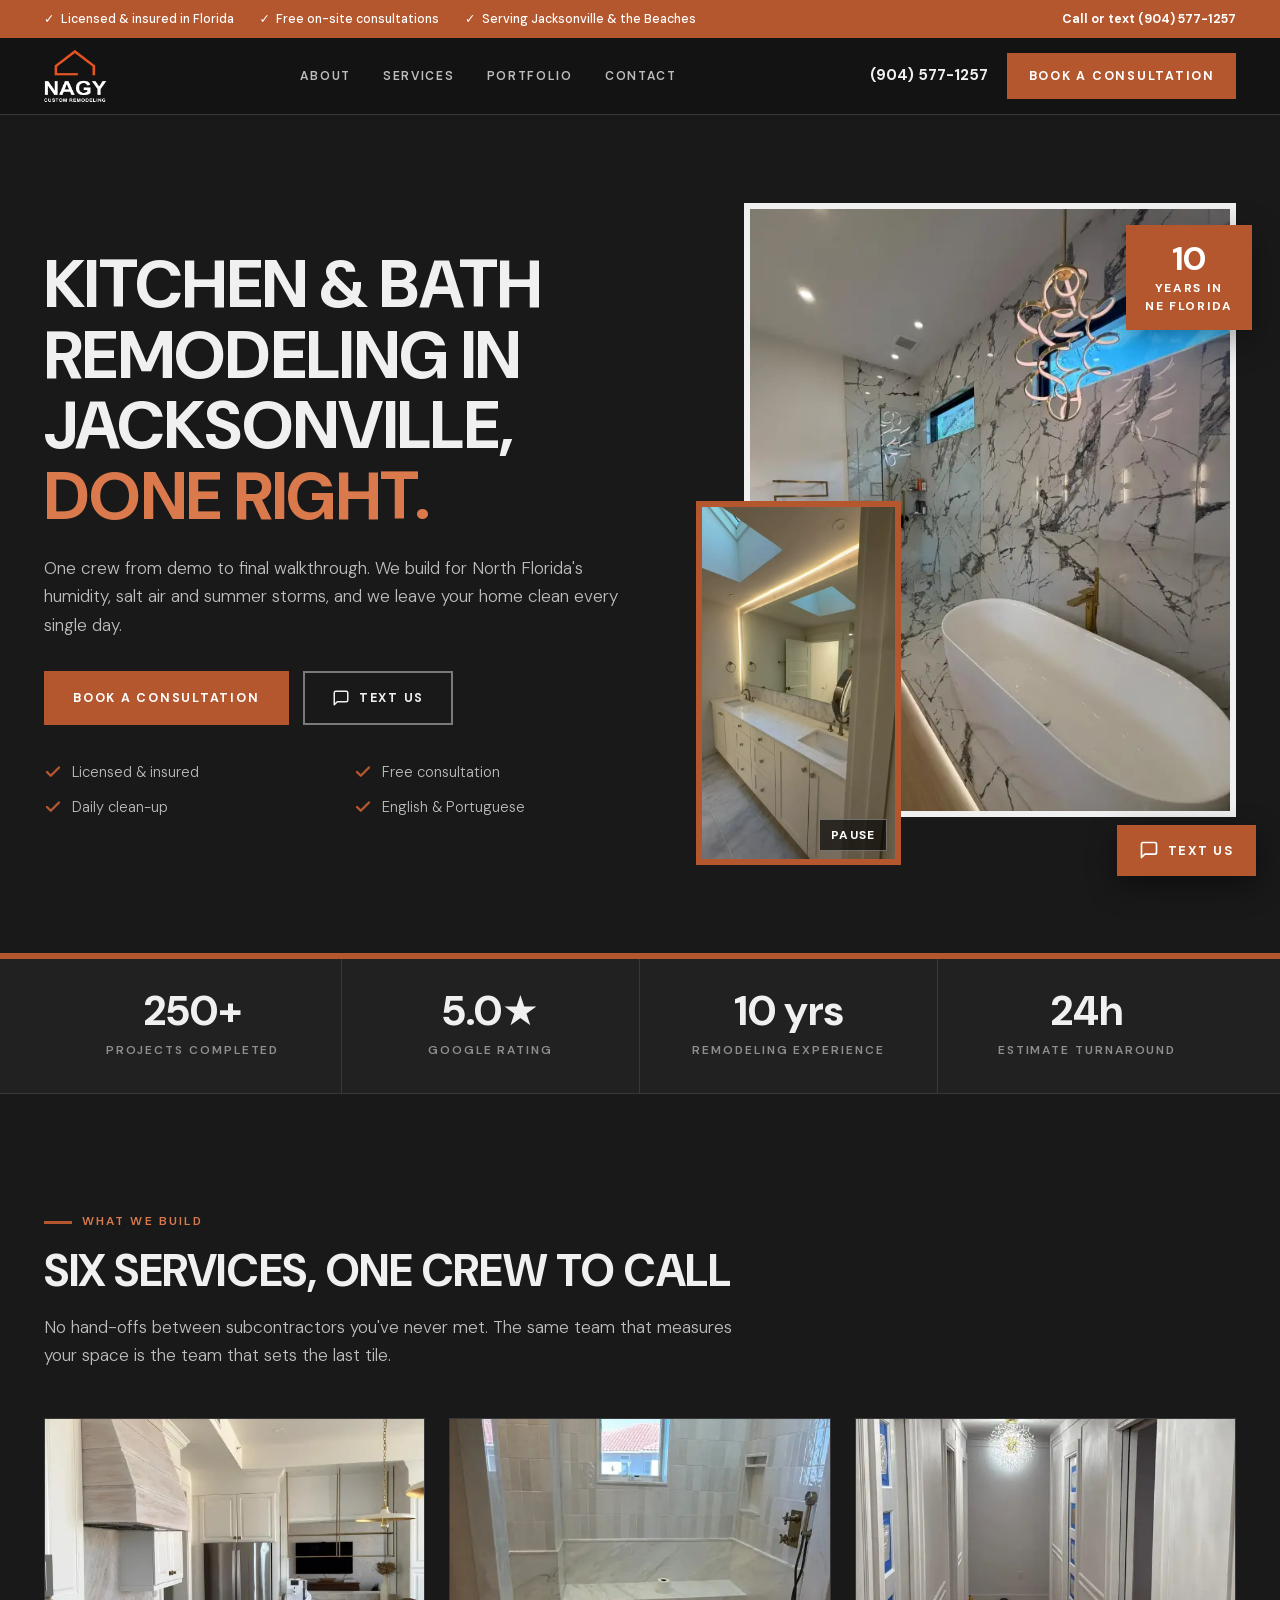
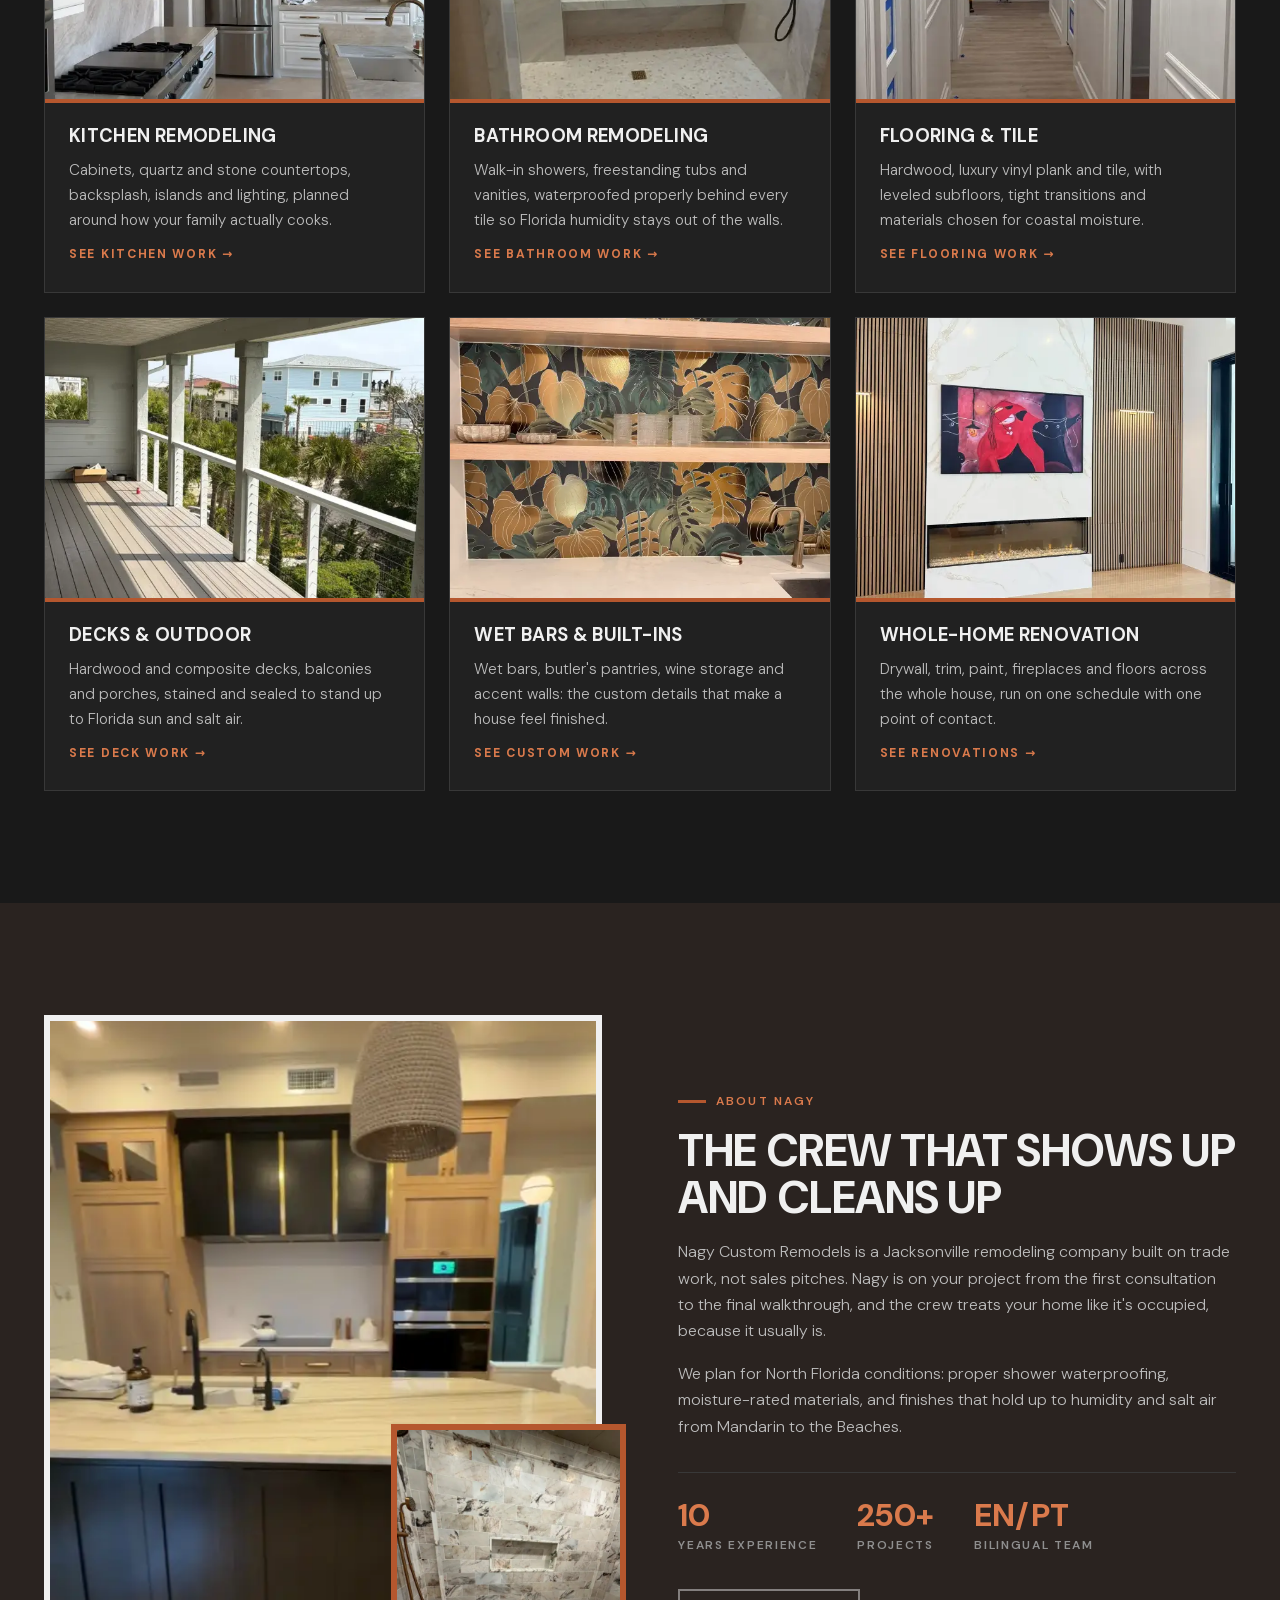
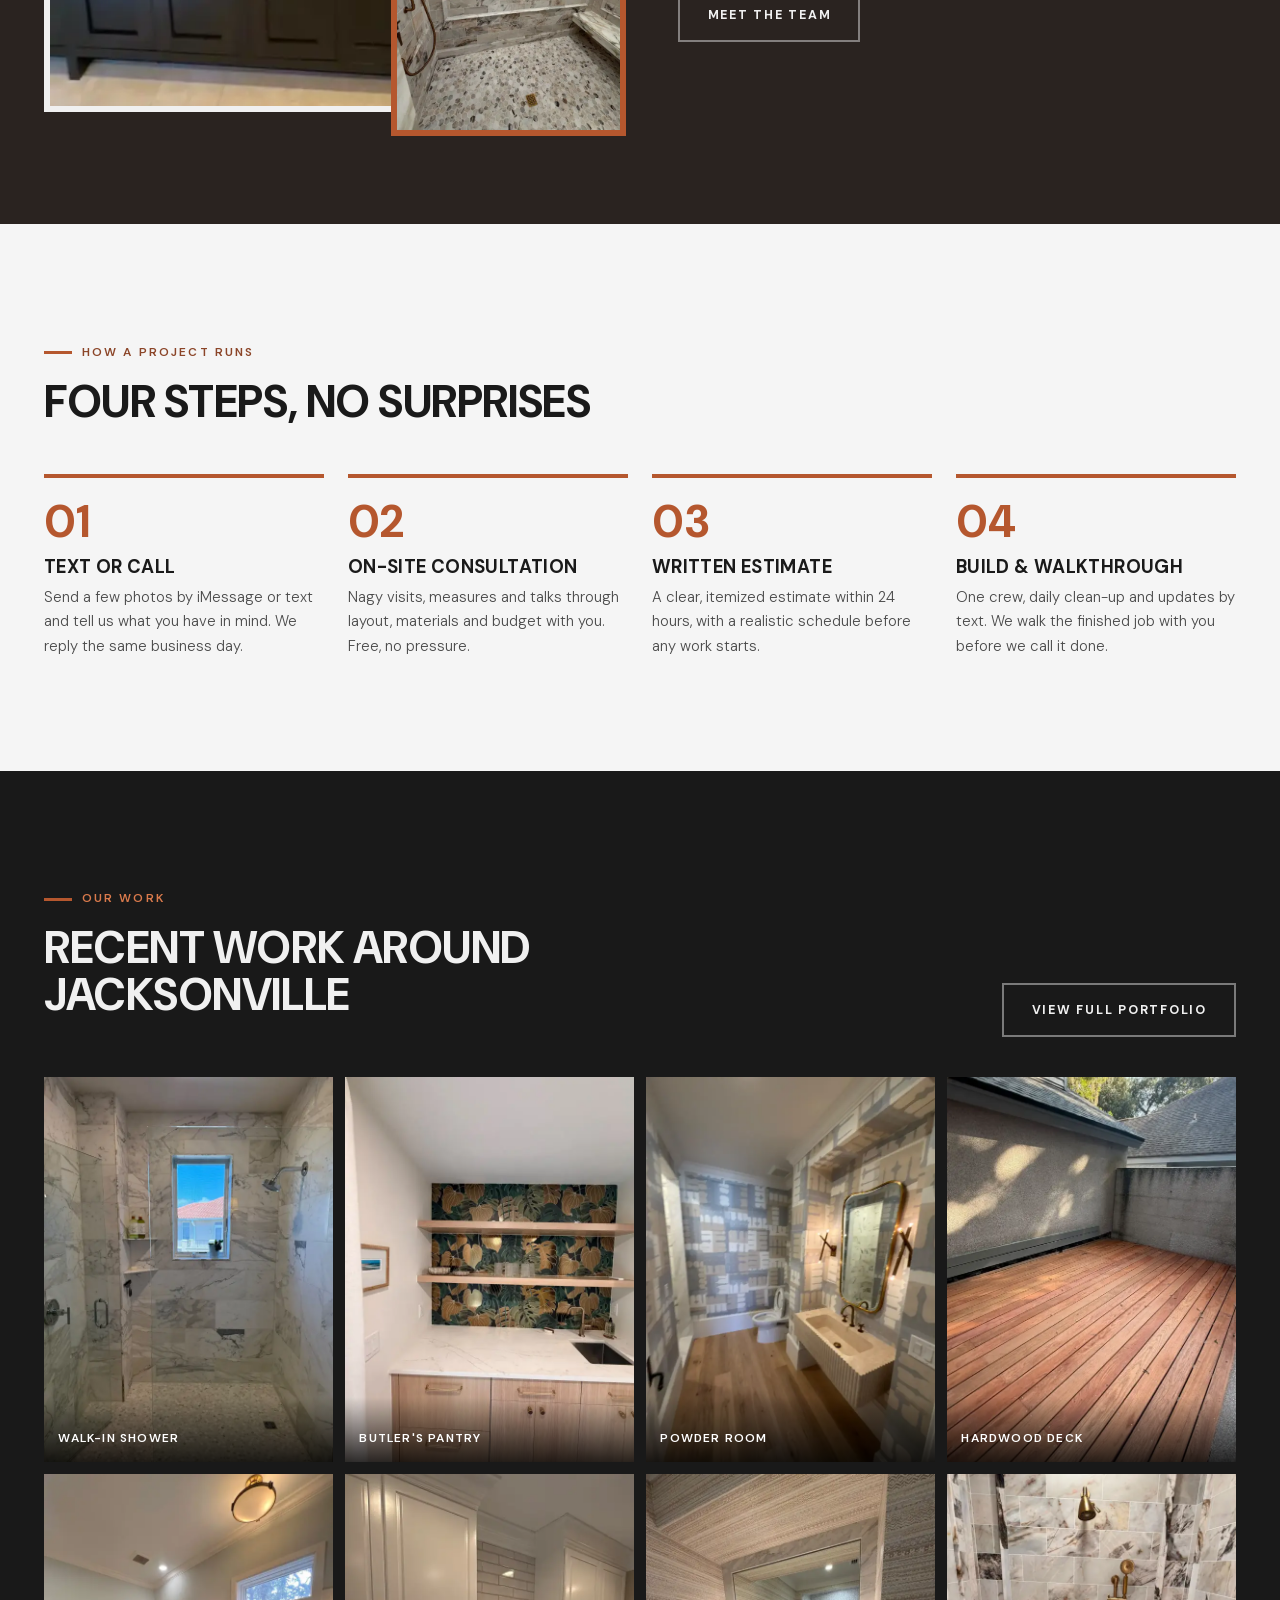
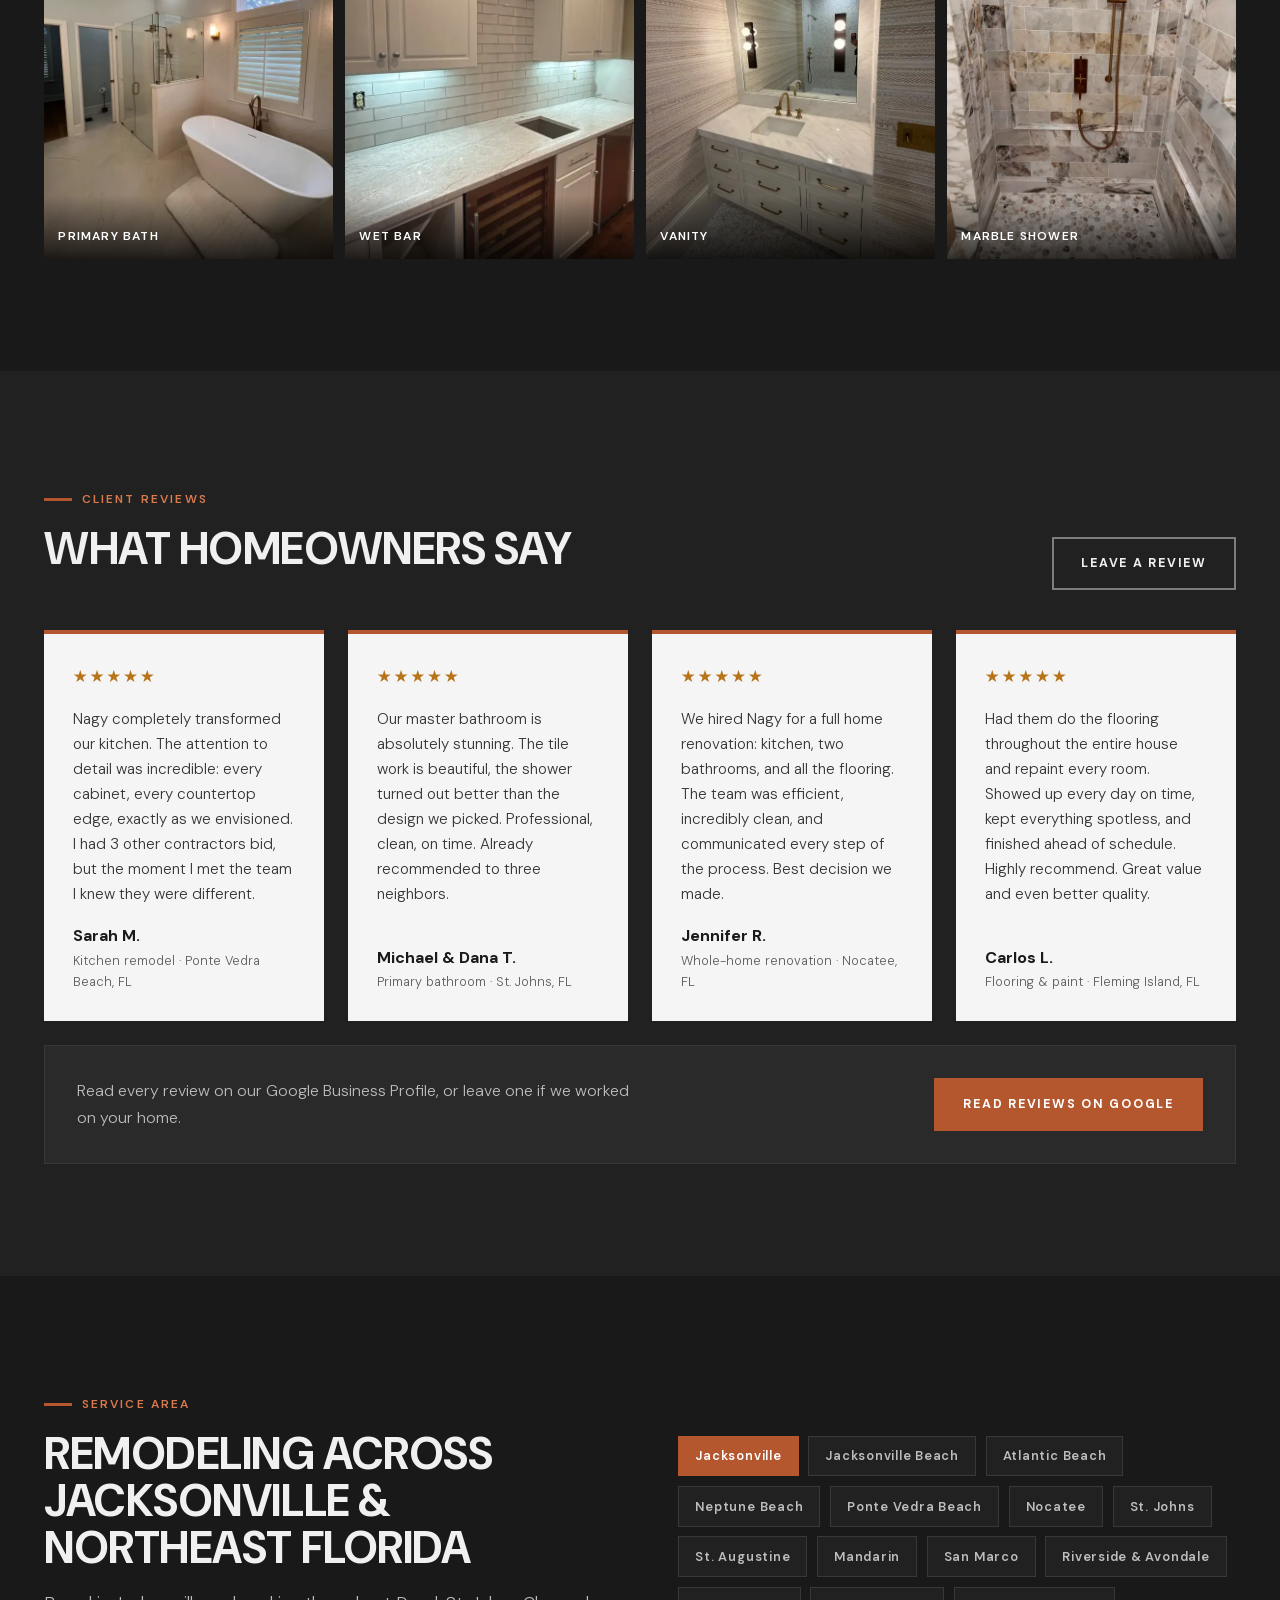
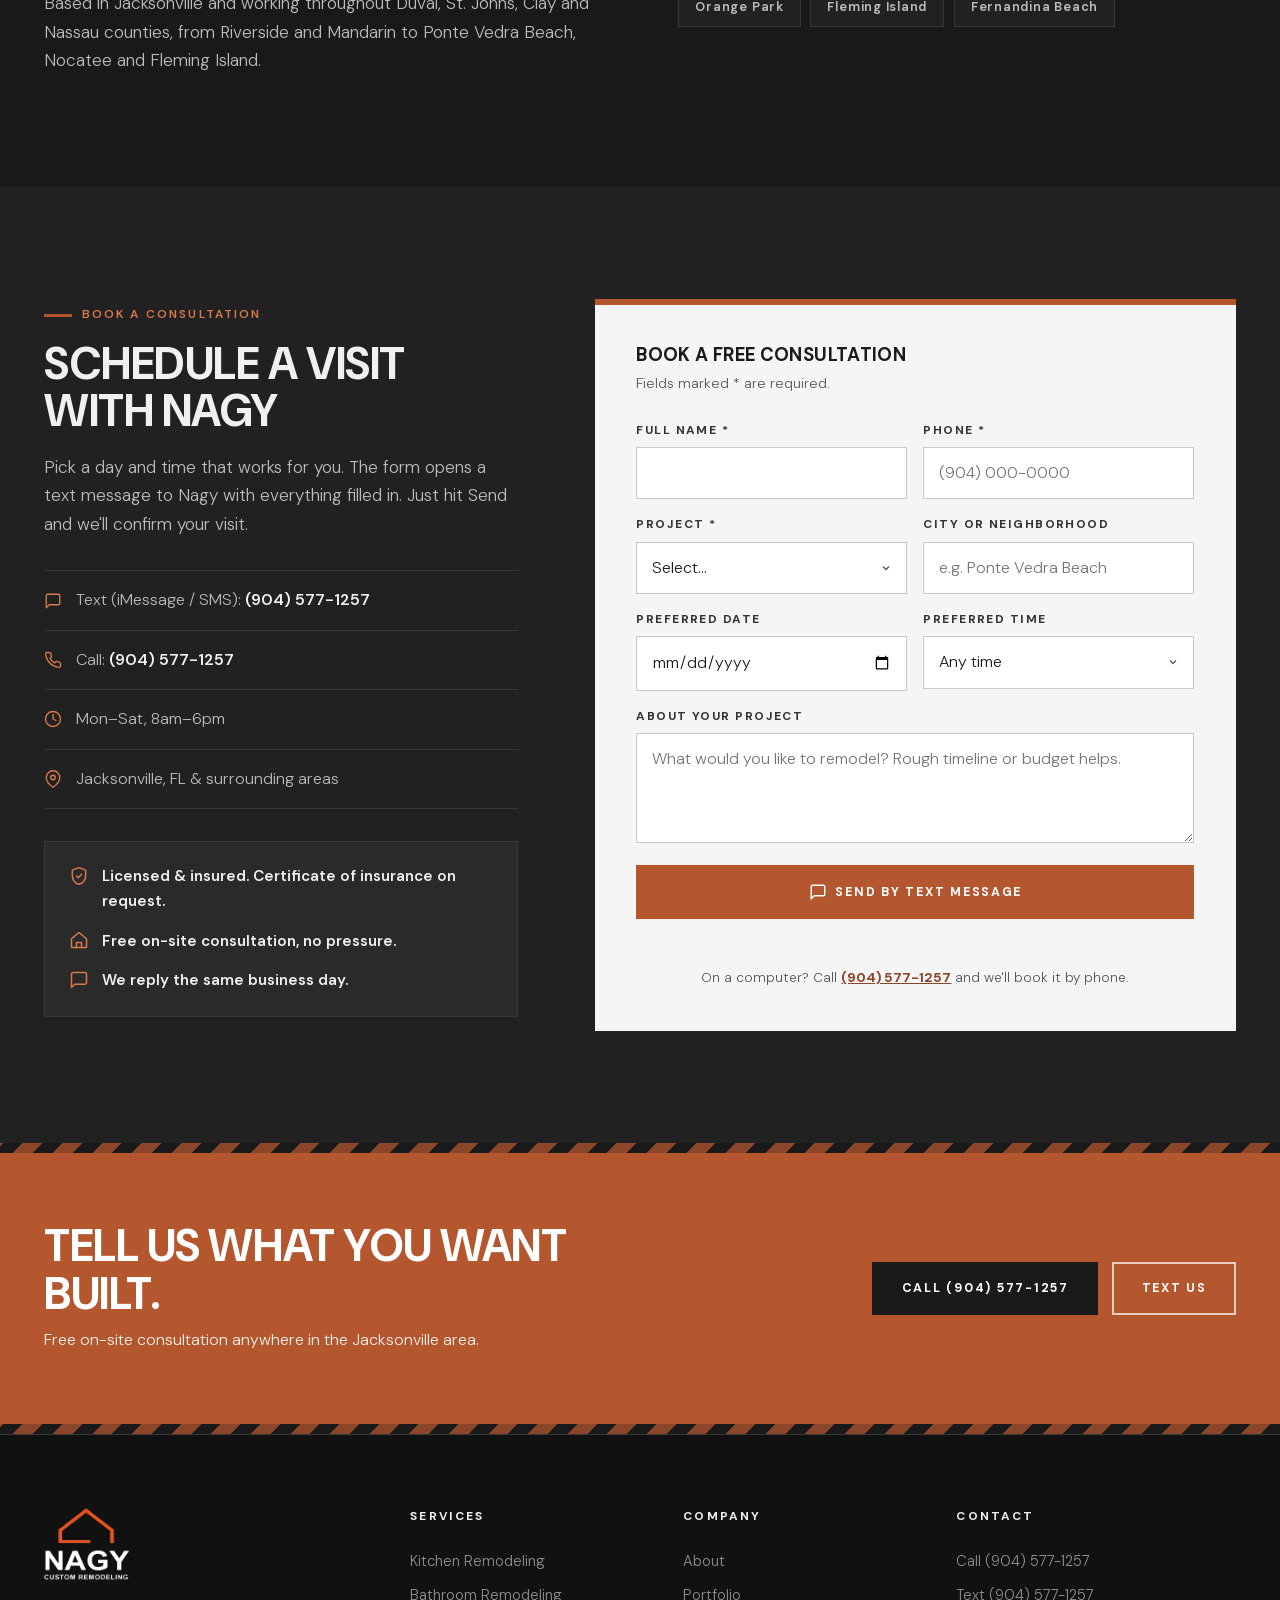
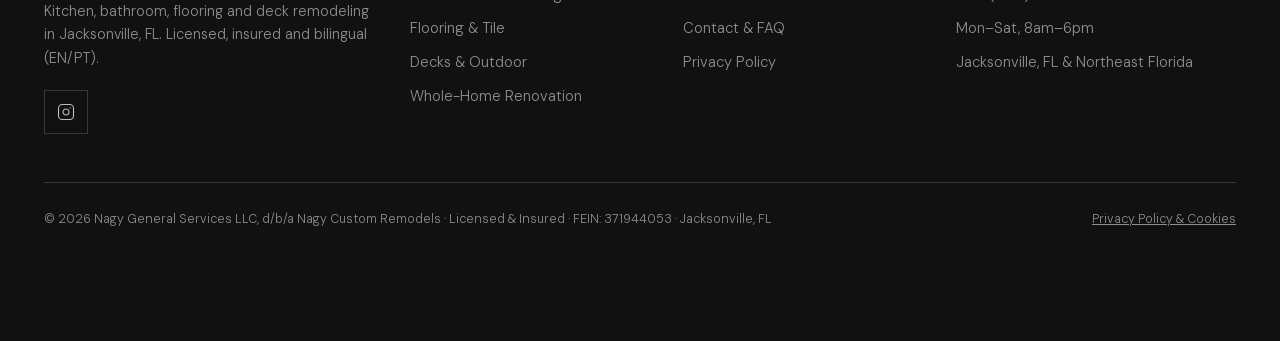
<file: index.html>
<!DOCTYPE html>
<html lang="en" class="no-js">
<head>
  <meta charset="UTF-8">
  <meta http-equiv="Content-Security-Policy" content="base-uri 'self'; object-src 'none'; form-action 'none'; upgrade-insecure-requests">
  <meta name="facebook-domain-verification" content="wzfsiqrgyurxr0s23bkiso5p03whex" />
  <meta name="viewport" content="width=device-width, initial-scale=1.0">
  <title>Jacksonville Kitchen &amp; Bath Remodeling | Nagy Custom Remodels</title>
  <meta name="description" content="Licensed &amp; insured remodeling contractor in Jacksonville, FL: kitchens, baths, flooring, decks &amp; whole-home renovations. Book a free consultation.">
  <link rel="canonical" href="https://nagycustomremodels.com/">

  <meta property="og:type"        content="website">
  <meta property="og:site_name"   content="Nagy Custom Remodels">
  <meta property="og:url"         content="https://nagycustomremodels.com/">
  <meta property="og:title"       content="Nagy Custom Remodels | Jacksonville, FL Remodeling Contractor">
  <meta property="og:description" content="Kitchens, bathrooms, flooring, decks &amp; whole-home renovations in Jacksonville and Northeast Florida. Licensed, insured, bilingual. Book a free consultation.">
  <meta property="og:image"       content="https://nagycustomremodels.com/assets/og-nagy-custom-remodels-jacksonville-fl.jpg">
  <meta property="og:image:width" content="1200">
  <meta property="og:image:height" content="630">
  <meta property="og:image:type" content="image/jpeg">
  <meta property="og:image:alt" content="Nagy Custom Remodels: kitchen and bath remodeling in Jacksonville, FL. Call (904) 577-1257.">
  <meta property="og:locale"      content="en_US">
  <meta name="twitter:card"        content="summary_large_image">
  <meta name="twitter:title"       content="Nagy Custom Remodels | Jacksonville, FL">
  <meta name="twitter:description" content="Kitchen, bath, flooring &amp; deck remodeling in Jacksonville, FL. Book a free consultation.">
  <meta name="twitter:image"       content="https://nagycustomremodels.com/assets/og-nagy-custom-remodels-jacksonville-fl.jpg">
  <meta name="theme-color" content="#191919">

  <script type="application/ld+json">
  {
    "@context": "https://schema.org",
    "@graph": [
      {
        "@type": "GeneralContractor",
        "@id": "https://nagycustomremodels.com/#business",
        "name": "Nagy Custom Remodels",
        "legalName": "Nagy General Services LLC",
        "url": "https://nagycustomremodels.com/",
        "telephone": "+1-904-577-1257",
        "logo": "https://nagycustomremodels.com/assets/icon-512.png",
        "image": [
          "https://nagycustomremodels.com/assets/primary-bathroom-freestanding-tub-marble-walls-jacksonville-fl.webp",
          "https://nagycustomremodels.com/assets/kitchen-remodel-white-cabinets-island.webp"
        ],
        "description": "Licensed and insured remodeling contractor in Jacksonville, FL: kitchen and bathroom remodeling, flooring, tile, decks, built-ins and whole-home renovations across Northeast Florida.",
        "priceRange": "$$-$$$",
        "knowsLanguage": ["en", "pt"],
        "address": { "@type": "PostalAddress", "addressLocality": "Jacksonville", "addressRegion": "FL", "addressCountry": "US" },
        "geo": { "@type": "GeoCoordinates", "latitude": 30.3322, "longitude": -81.6557 },
        "areaServed": [
          { "@type": "City", "name": "Jacksonville, FL" },
          { "@type": "City", "name": "Jacksonville Beach, FL" },
          { "@type": "City", "name": "Atlantic Beach, FL" },
          { "@type": "City", "name": "Neptune Beach, FL" },
          { "@type": "City", "name": "Ponte Vedra Beach, FL" },
          { "@type": "Place", "name": "Nocatee, FL" },
          { "@type": "Place", "name": "St. Johns, FL" },
          { "@type": "City", "name": "St. Augustine, FL" },
          { "@type": "City", "name": "Orange Park, FL" },
          { "@type": "Place", "name": "Fleming Island, FL" },
          { "@type": "City", "name": "Fernandina Beach, FL" }
        ],
        "openingHoursSpecification": {
          "@type": "OpeningHoursSpecification",
          "dayOfWeek": ["Monday","Tuesday","Wednesday","Thursday","Friday","Saturday"],
          "opens": "08:00",
          "closes": "18:00"
        },
        "sameAs": ["https://www.instagram.com/nagycustomremodels", "https://g.page/r/CTS8U1uaVWHhEBM"]
      },
      {
        "@type": "VideoObject",
        "name": "Master bathroom remodel walkthrough in Jacksonville, FL",
        "description": "Walkthrough of a finished master bathroom remodel by Nagy Custom Remodels: marble vanity with LED-lit mirror, skylights and a curbless marble walk-in shower.",
        "thumbnailUrl": "https://nagycustomremodels.com/assets/master-bathroom-remodel-walkthrough-jacksonville-fl-poster.webp",
        "contentUrl": "https://nagycustomremodels.com/assets/master-bathroom-remodel-walkthrough-jacksonville-fl.mp4",
        "uploadDate": "2026-10-07",
        "duration": "PT8S",
        "publisher": { "@id": "https://nagycustomremodels.com/#business" }
      }
    ]
  }
  </script>

  <!-- Google Tag Manager (adiado: 1ª interação ou 3 s após o load, para não travar o carregamento) -->
  <script>(function(w,d){w.dataLayer=w.dataLayer||[];var ev=['scroll','pointerdown','keydown','touchstart'],done=0;
  function go(){if(done)return;done=1;ev.forEach(function(e){w.removeEventListener(e,go)});
  w.dataLayer.push({'gtm.start':new Date().getTime(),event:'gtm.js'});var j=d.createElement('script');
  j.async=true;j.src='https://www.googletagmanager.com/gtm.js?id=GTM-T8LSBB48';d.head.appendChild(j)}
  ev.forEach(function(e){w.addEventListener(e,go,{passive:true})});
  w.addEventListener('load',function(){setTimeout(go,3000)})})(window,document);</script>
  <!-- End Google Tag Manager -->

  <link rel="icon" type="image/png" sizes="48x48" href="/assets/favicon-48.png">
  <link rel="manifest" href="/manifest.json">
  <link rel="apple-touch-icon" href="/assets/apple-touch-icon.png">
  <link rel="preload" href="/assets/fonts/dmsans-latin.woff2" as="font" type="font/woff2" crossorigin>
  <link rel="preload" as="image" imagesrcset="/assets/primary-bathroom-freestanding-tub-marble-walls-jacksonville-fl-600.webp 600w, /assets/primary-bathroom-freestanding-tub-marble-walls-jacksonville-fl.webp 1200w" imagesizes="(max-width: 600px) calc(100vw - 4rem), 500px" type="image/webp" fetchpriority="high">
  <link rel="stylesheet" href="/assets/style.css">
  <script src="/assets/site.js" defer></script>
</head>
<body>
<!-- Google Tag Manager (noscript) -->
<noscript><iframe src="https://www.googletagmanager.com/ns.html?id=GTM-T8LSBB48"
height="0" width="0" style="display:none;visibility:hidden"></iframe></noscript>
<!-- End Google Tag Manager (noscript) -->
<a class="skip-link" href="#main">Skip to content</a>

<div class="topbar">
  <div class="container">
    <div class="topbar-items">
      <span>Licensed &amp; insured in Florida</span>
      <span>Free on-site consultations</span>
      <span>Serving Jacksonville &amp; the Beaches</span>
    </div>
    <a href="tel:+19045771257">Call or text (904) 577-1257</a>
  </div>
</div>

<header class="nav" id="mainNav">
  <div class="container nav-inner">
    <a href="/" class="logo" aria-label="Nagy Custom Remodels, home">
      <img src="/assets/logo-original-branco.webp" alt="Nagy Custom Remodels" width="210" height="180">
    </a>
    <nav aria-label="Main">
      <ul class="nav-links">
        <li><a href="/about/">About</a></li>
        <li><a href="/services/">Services</a></li>
        <li><a href="/portfolio/">Portfolio</a></li>
        <li><a href="/contact/">Contact</a></li>
      </ul>
    </nav>
    <div class="nav-right">
      <a href="tel:+19045771257" class="nav-phone">(904) 577-1257</a>
      <a href="#book" class="btn">Book a Consultation</a>
      <button class="hamburger" id="hamburger" type="button" aria-label="Open menu" aria-expanded="false" aria-controls="mobMenu">
        <span></span><span></span><span></span>
      </button>
    </div>
  </div>
</header>

<div class="mob-menu" id="mobMenu">
  <a href="/about/">About</a>
  <a href="/services/">Services</a>
  <a href="/portfolio/">Portfolio</a>
  <a href="/contact/">Contact</a>
  <a href="tel:+19045771257">Call (904) 577-1257</a>
  <a href="sms:+19045771257">Text us (iMessage / SMS)</a>
  <a href="https://instagram.com/nagycustomremodels" target="_blank" rel="noopener noreferrer">Instagram @nagycustomremodels</a>
  <a href="#book" class="btn">Book a Consultation</a>
</div>

<main id="main">

<!-- ═══════════ HERO ═══════════ -->
<section class="hero">
  <div class="container hero-grid">
    <div>
      <h1 class="h1">Kitchen &amp; Bath Remodeling in Jacksonville, <em>Done Right.</em></h1>
      <p class="lead">One crew from demo to final walkthrough. We build for North Florida's humidity, salt air and summer storms, and we leave your home clean every single day.</p>
      <div class="btn-row">
        <a href="#book" class="btn">Book a Consultation</a>
        <a href="sms:+19045771257?&amp;body=Hi%20Nagy!%20I%27d%20like%20a%20free%20estimate." class="btn btn-ghost">
          <svg width="18" height="18" viewBox="0 0 24 24" fill="none" stroke="currentColor" stroke-width="2" stroke-linecap="round" stroke-linejoin="round" aria-hidden="true"><path d="M21 15a2 2 0 0 1-2 2H7l-4 4V5a2 2 0 0 1 2-2h14a2 2 0 0 1 2 2z"/></svg>
          Text Us
        </a>
      </div>
      <ul class="checks">
        <li>Licensed &amp; insured</li>
        <li>Free consultation</li>
        <li>Daily clean-up</li>
        <li>English &amp; Portuguese</li>
      </ul>
    </div>
    <div class="hero-media">
      <div class="hero-photo">
        <img src="/assets/primary-bathroom-freestanding-tub-marble-walls-jacksonville-fl.webp" srcset="/assets/primary-bathroom-freestanding-tub-marble-walls-jacksonville-fl-600.webp 600w, /assets/primary-bathroom-freestanding-tub-marble-walls-jacksonville-fl.webp 1200w" sizes="(max-width: 600px) calc(100vw - 4rem), 500px" alt="Primary bathroom remodel with freestanding tub and book-matched marble walls in Jacksonville, FL" width="1200" height="1600" fetchpriority="high">
      </div>
      <div class="hero-video">
        <video data-autoplay controls muted loop playsinline preload="none" poster="/assets/master-bathroom-remodel-walkthrough-jacksonville-fl-poster.webp" aria-label="Walkthrough video of a master bathroom remodel in Jacksonville">
          <source src="/assets/master-bathroom-remodel-walkthrough-jacksonville-fl.mp4" type="video/mp4">
        </video>
      </div>
      <div class="hero-seal"><strong>10</strong><span>Years in<br>NE Florida</span></div>
    </div>
  </div>
</section>

<!-- ═══════════ STATS ═══════════ -->
<section class="stats" aria-label="Company highlights">
  <div class="container stats-grid">
    <div class="stat"><span class="stat-num" data-count="250" data-suffix="+">250+</span><span class="stat-lbl">Projects completed</span></div>
    <div class="stat"><span class="stat-num" id="heroRating">5.0★</span><span class="stat-lbl">Google rating</span></div>
    <div class="stat"><span class="stat-num" data-count="10" data-suffix=" yrs">10 yrs</span><span class="stat-lbl">Remodeling experience</span></div>
    <div class="stat"><span class="stat-num">24h</span><span class="stat-lbl">Estimate turnaround</span></div>
  </div>
</section>

<!-- ═══════════ SERVICES ═══════════ -->
<section class="sec" id="services">
  <div class="container">
    <div class="sec-head">
      <span class="eyebrow reveal">What we build</span>
      <h2 class="h2 reveal d1">Six services, one crew to call</h2>
      <p class="lead reveal d2">No hand-offs between subcontractors you've never met. The same team that measures your space is the team that sets the last tile.</p>
    </div>
    <div class="svc-grid">
      <a class="svc-card reveal" href="/services/#kitchen">
        <div class="svc-card-img"><img src="/assets/kitchen-remodel-white-cabinets-island-600.webp" alt="White shaker kitchen remodel with island in Jacksonville, FL" width="600" height="800" loading="lazy"></div>
        <div class="svc-card-body">
          <h3 class="h3">Kitchen Remodeling</h3>
          <p>Cabinets, quartz and stone countertops, backsplash, islands and lighting, planned around how your family actually cooks.</p>
          <span class="link-arrow">See kitchen work →</span>
        </div>
      </a>
      <a class="svc-card reveal d1" href="/services/#bathroom">
        <div class="svc-card-img"><img src="/assets/walk-in-shower-marble-tile-built-in-bench-jacksonville-fl-600.webp" alt="Marble walk-in shower with built-in bench in Jacksonville, FL" width="600" height="1067" loading="lazy"></div>
        <div class="svc-card-body">
          <h3 class="h3">Bathroom Remodeling</h3>
          <p>Walk-in showers, freestanding tubs and vanities, waterproofed properly behind every tile so Florida humidity stays out of the walls.</p>
          <span class="link-arrow">See bathroom work →</span>
        </div>
      </a>
      <a class="svc-card reveal d2" href="/services/#flooring">
        <div class="svc-card-img"><img src="/assets/flooring-hallway-wood-contemporary-600.webp" alt="Wood-look flooring installed in a Jacksonville hallway" width="600" height="1067" loading="lazy"></div>
        <div class="svc-card-body">
          <h3 class="h3">Flooring &amp; Tile</h3>
          <p>Hardwood, luxury vinyl plank and tile, with leveled subfloors, tight transitions and materials chosen for coastal moisture.</p>
          <span class="link-arrow">See flooring work →</span>
        </div>
      </a>
      <a class="svc-card reveal" href="/services/#decks">
        <div class="svc-card-img"><img src="/assets/covered-balcony-composite-decking-jacksonville-fl-600.webp" alt="Covered second-story balcony with composite decking near the beach in Jacksonville, FL" width="600" height="1066" loading="lazy"></div>
        <div class="svc-card-body">
          <h3 class="h3">Decks &amp; Outdoor</h3>
          <p>Hardwood and composite decks, balconies and porches, stained and sealed to stand up to Florida sun and salt air.</p>
          <span class="link-arrow">See deck work →</span>
        </div>
      </a>
      <a class="svc-card reveal d1" href="/services/#built-ins">
        <div class="svc-card-img"><img src="/assets/kitchenette-tropical-wallpaper-backsplash-jacksonville-fl-600.webp" alt="Wet bar with tropical wallpaper, floating shelves and quartz counter in Jacksonville, FL" width="600" height="800" loading="lazy"></div>
        <div class="svc-card-body">
          <h3 class="h3">Wet Bars &amp; Built-ins</h3>
          <p>Wet bars, butler's pantries, wine storage and accent walls: the custom details that make a house feel finished.</p>
          <span class="link-arrow">See custom work →</span>
        </div>
      </a>
      <a class="svc-card reveal d2" href="/services/#whole-home">
        <div class="svc-card-img"><img src="/assets/living-room-fireplace-marble-wood-slat-wall-jacksonville-fl-600.webp" alt="Living room renovation with marble fireplace surround and wood slat wall in Jacksonville, FL" width="600" height="800" loading="lazy"></div>
        <div class="svc-card-body">
          <h3 class="h3">Whole-Home Renovation</h3>
          <p>Drywall, trim, paint, fireplaces and floors across the whole house, run on one schedule with one point of contact.</p>
          <span class="link-arrow">See renovations →</span>
        </div>
      </a>
    </div>
  </div>
</section>

<!-- ═══════════ ABOUT / WHY ═══════════ -->
<section class="sec sec-brown" id="about">
  <div class="container split">
    <div class="split-media reveal">
      <img src="/assets/kitchen-island-black-countertop-pendant-600.webp" alt="Kitchen remodel with dark shaker cabinets, stone countertop and woven pendant light in Jacksonville, FL" width="600" height="1049" loading="lazy">
      <img class="split-inset" src="/assets/marble-shower-pebble-floor-brass-fixtures-jacksonville-fl-600.webp" alt="Marble shower with pebble floor and brushed brass fixtures" width="600" height="800" loading="lazy">
    </div>
    <div class="split-copy">
      <span class="eyebrow reveal">About Nagy</span>
      <h2 class="h2 reveal d1">The crew that shows up and cleans up</h2>
      <p class="reveal d2">Nagy Custom Remodels is a Jacksonville remodeling company built on trade work, not sales pitches. Nagy is on your project from the first consultation to the final walkthrough, and the crew treats your home like it's occupied, because it usually is.</p>
      <p class="reveal d2">We plan for North Florida conditions: proper shower waterproofing, moisture-rated materials, and finishes that hold up to humidity and salt air from Mandarin to the Beaches.</p>
      <div class="mini-stats reveal d3">
        <div><strong>10</strong><span>Years experience</span></div>
        <div><strong>250+</strong><span>Projects</span></div>
        <div><strong>EN/PT</strong><span>Bilingual team</span></div>
      </div>
      <div class="btn-row reveal d3" style="margin-top:2rem">
        <a href="/about/" class="btn btn-ghost">Meet the team</a>
      </div>
    </div>
  </div>
</section>

<!-- ═══════════ PROCESS ═══════════ -->
<section class="sec sec-paper" id="process">
  <div class="container">
    <div class="sec-head">
      <span class="eyebrow reveal">How a project runs</span>
      <h2 class="h2 reveal d1">Four steps, no surprises</h2>
    </div>
    <ol class="steps" style="list-style:none">
      <li class="step reveal"><span class="step-num">01</span><h3 class="h3">Text or call</h3><p>Send a few photos by iMessage or text and tell us what you have in mind. We reply the same business day.</p></li>
      <li class="step reveal d1"><span class="step-num">02</span><h3 class="h3">On-site consultation</h3><p>Nagy visits, measures and talks through layout, materials and budget with you. Free, no pressure.</p></li>
      <li class="step reveal d2"><span class="step-num">03</span><h3 class="h3">Written estimate</h3><p>A clear, itemized estimate within 24 hours, with a realistic schedule before any work starts.</p></li>
      <li class="step reveal d3"><span class="step-num">04</span><h3 class="h3">Build &amp; walkthrough</h3><p>One crew, daily clean-up and updates by text. We walk the finished job with you before we call it done.</p></li>
    </ol>
  </div>
</section>

<!-- ═══════════ GALLERY ═══════════ -->
<section class="sec" id="gallery">
  <div class="container">
    <div class="rev-head">
      <div class="sec-head">
        <span class="eyebrow reveal">Our work</span>
        <h2 class="h2 reveal d1">Recent work around Jacksonville</h2>
      </div>
      <a href="/portfolio/" class="btn btn-ghost reveal">View full portfolio</a>
    </div>
    <div class="gal-grid">
      <button type="button" class="gal-item reveal" data-src="/assets/walk-in-shower-marble-frameless-glass-jacksonville-fl.webp" data-lbl="Marble walk-in shower in Jacksonville, FL">
        <img src="/assets/walk-in-shower-marble-frameless-glass-jacksonville-fl-600.webp" alt="Marble walk-in shower with frameless glass and window in Jacksonville, FL" width="600" height="800" loading="lazy"><span class="gal-lbl">Walk-in shower</span>
      </button>
      <button type="button" class="gal-item reveal d1" data-src="/assets/butler-pantry-floating-shelves-light-wood-cabinets-jacksonville-fl.webp" data-lbl="Butler's pantry with floating shelves in Jacksonville, FL">
        <img src="/assets/butler-pantry-floating-shelves-light-wood-cabinets-jacksonville-fl-600.webp" alt="Butler's pantry with floating shelves, tropical wallpaper and light wood cabinets in Jacksonville, FL" width="600" height="800" loading="lazy"><span class="gal-lbl">Butler's pantry</span>
      </button>
      <button type="button" class="gal-item reveal d2" data-src="/assets/powder-room-patterned-wallpaper-brass-mirror-jacksonville-fl.webp" data-lbl="Powder room remodel in Jacksonville, FL">
        <img src="/assets/powder-room-patterned-wallpaper-brass-mirror-jacksonville-fl-600.webp" alt="Powder room with patterned wallpaper, brass mirror and fluted vanity in Jacksonville, FL" width="600" height="800" loading="lazy"><span class="gal-lbl">Powder room</span>
      </button>
      <button type="button" class="gal-item reveal d3" data-src="/assets/second-story-hardwood-deck-jacksonville-fl.webp" data-lbl="Hardwood deck in Jacksonville, FL">
        <img src="/assets/second-story-hardwood-deck-jacksonville-fl-600.webp" alt="Second-story hardwood deck installation in Jacksonville, FL" width="600" height="1067" loading="lazy"><span class="gal-lbl">Hardwood deck</span>
      </button>
      <button type="button" class="gal-item reveal" data-src="/assets/bathroom-remodel-freestanding-tub-glass-shower-jacksonville-fl.webp" data-lbl="Bathroom remodel with freestanding tub in Jacksonville, FL">
        <img src="/assets/bathroom-remodel-freestanding-tub-glass-shower-jacksonville-fl-600.webp" alt="Bathroom remodel with freestanding tub and glass shower enclosure in Jacksonville, FL" width="600" height="800" loading="lazy"><span class="gal-lbl">Primary bath</span>
      </button>
      <button type="button" class="gal-item reveal d1" data-src="/assets/wet-bar-quartz-counter-subway-tile-jacksonville-fl.webp" data-lbl="Wet bar with wine fridge in Jacksonville, FL">
        <img src="/assets/wet-bar-quartz-counter-subway-tile-jacksonville-fl-600.webp" alt="Wet bar with quartz counter, subway tile and wine fridge in Jacksonville, FL" width="600" height="1066" loading="lazy"><span class="gal-lbl">Wet bar</span>
      </button>
      <button type="button" class="gal-item reveal d2" data-src="/assets/bathroom-vanity-marble-top-textured-wallpaper-jacksonville-fl.webp" data-lbl="Marble vanity with textured wallpaper in Jacksonville, FL">
        <img src="/assets/bathroom-vanity-marble-top-textured-wallpaper-jacksonville-fl-600.webp" alt="Bathroom vanity with marble top, brass hardware and textured wallpaper in Jacksonville, FL" width="600" height="800" loading="lazy"><span class="gal-lbl">Vanity</span>
      </button>
      <button type="button" class="gal-item reveal d3" data-src="/assets/marble-shower-brass-handheld-niche-jacksonville-fl.webp" data-lbl="Marble shower with brass fixtures in Jacksonville, FL">
        <img src="/assets/marble-shower-brass-handheld-niche-jacksonville-fl-600.webp" alt="Marble shower with brushed brass handheld shower and niche in Jacksonville, FL" width="600" height="800" loading="lazy"><span class="gal-lbl">Marble shower</span>
      </button>
    </div>
  </div>
</section>

<!-- ═══════════ REVIEWS ═══════════ -->
<section class="sec sec-alt" id="reviews">
  <div class="container">
    <div class="rev-head">
      <div class="sec-head">
        <span class="eyebrow reveal">Client reviews</span>
        <h2 class="h2 reveal d1" id="revTitle">What homeowners say</h2>
      </div>
      <a href="https://g.page/r/CTS8U1uaVWHhEBM/review" target="_blank" rel="noopener noreferrer" class="btn btn-ghost reveal">Leave a review</a>
    </div>
    <div class="rev-grid" id="revGrid">
      <article class="rev-card reveal">
        <span class="rev-stars" role="img" aria-label="5 out of 5 stars">★★★★★</span>
        <p class="rev-text">Nagy completely transformed our kitchen. The attention to detail was incredible: every cabinet, every countertop edge, exactly as we envisioned. I had 3 other contractors bid, but the moment I met the team I knew they were different.</p>
        <div><p class="rev-author">Sarah M.</p><p class="rev-loc">Kitchen remodel · Ponte Vedra Beach, FL</p></div>
      </article>
      <article class="rev-card reveal d1">
        <span class="rev-stars" role="img" aria-label="5 out of 5 stars">★★★★★</span>
        <p class="rev-text">Our master bathroom is absolutely stunning. The tile work is beautiful, the shower turned out better than the design we picked. Professional, clean, on time. Already recommended to three neighbors.</p>
        <div><p class="rev-author">Michael &amp; Dana T.</p><p class="rev-loc">Primary bathroom · St. Johns, FL</p></div>
      </article>
      <article class="rev-card reveal d2">
        <span class="rev-stars" role="img" aria-label="5 out of 5 stars">★★★★★</span>
        <p class="rev-text">We hired Nagy for a full home renovation: kitchen, two bathrooms, and all the flooring. The team was efficient, incredibly clean, and communicated every step of the process. Best decision we made.</p>
        <div><p class="rev-author">Jennifer R.</p><p class="rev-loc">Whole-home renovation · Nocatee, FL</p></div>
      </article>
      <article class="rev-card reveal d3">
        <span class="rev-stars" role="img" aria-label="5 out of 5 stars">★★★★★</span>
        <p class="rev-text">Had them do the flooring throughout the entire house and repaint every room. Showed up every day on time, kept everything spotless, and finished ahead of schedule. Highly recommend. Great value and even better quality.</p>
        <div><p class="rev-author">Carlos L.</p><p class="rev-loc">Flooring &amp; paint · Fleming Island, FL</p></div>
      </article>
    </div>
    <div class="rev-empty rev-more reveal">
      <p>Read every review on our Google Business Profile, or leave one if we worked on your home.</p>
      <a class="btn" id="revGoogleLink" href="https://www.google.com/maps/search/?api=1&amp;query=Nagy%20Custom%20Remodels&amp;query_place_id=ChIJI1sfRgfN5Yg0vFNbmlVh4Q" target="_blank" rel="noopener noreferrer">Read reviews on Google</a>
    </div>
  </div>
</section>

<!-- ═══════════ SERVICE AREA ═══════════ -->
<section class="sec" id="service-area">
  <div class="container split">
    <div>
      <span class="eyebrow reveal">Service area</span>
      <h2 class="h2 reveal d1">Remodeling across Jacksonville &amp; Northeast Florida</h2>
      <p class="lead reveal d2">Based in Jacksonville and working throughout Duval, St. Johns, Clay and Nassau counties, from Riverside and Mandarin to Ponte Vedra Beach, Nocatee and Fleming Island.</p>
    </div>
    <div class="areas reveal d2">
      <span class="area-tag main">Jacksonville</span>
      <span class="area-tag">Jacksonville Beach</span>
      <span class="area-tag">Atlantic Beach</span>
      <span class="area-tag">Neptune Beach</span>
      <span class="area-tag">Ponte Vedra Beach</span>
      <span class="area-tag">Nocatee</span>
      <span class="area-tag">St. Johns</span>
      <span class="area-tag">St. Augustine</span>
      <span class="area-tag">Mandarin</span>
      <span class="area-tag">San Marco</span>
      <span class="area-tag">Riverside &amp; Avondale</span>
      <span class="area-tag">Orange Park</span>
      <span class="area-tag">Fleming Island</span>
      <span class="area-tag">Fernandina Beach</span>
    </div>
  </div>
</section>

<!-- ═══════════ BOOK ═══════════ -->
<section class="sec sec-alt" id="book">
  <div class="container book-grid">
    <div>
      <span class="eyebrow reveal">Book a consultation</span>
      <h2 class="h2 reveal d1">Schedule a visit with Nagy</h2>
      <p class="lead reveal d2">Pick a day and time that works for you. The form opens a text message to Nagy with everything filled in. Just hit Send and we'll confirm your visit.</p>
      <ul class="contact-list reveal d3">
        <li><svg width="18" height="18" viewBox="0 0 24 24" fill="none" stroke="currentColor" stroke-width="1.8" stroke-linecap="round" stroke-linejoin="round" aria-hidden="true"><path d="M21 15a2 2 0 0 1-2 2H7l-4 4V5a2 2 0 0 1 2-2h14a2 2 0 0 1 2 2z"/></svg><span>Text (iMessage / SMS): <a href="sms:+19045771257">(904) 577-1257</a></span></li>
        <li><svg width="18" height="18" viewBox="0 0 24 24" fill="none" stroke="currentColor" stroke-width="1.8" stroke-linecap="round" stroke-linejoin="round" aria-hidden="true"><path d="M22 16.92v3a2 2 0 0 1-2.18 2 19.79 19.79 0 0 1-8.63-3.07 19.5 19.5 0 0 1-6-6 19.79 19.79 0 0 1-3.07-8.67A2 2 0 0 1 4.11 2h3a2 2 0 0 1 2 1.72c.13.96.36 1.9.7 2.81a2 2 0 0 1-.45 2.11L8.09 9.91a16 16 0 0 0 6 6l1.27-1.27a2 2 0 0 1 2.11-.45c.91.34 1.85.57 2.81.7A2 2 0 0 1 22 16.92z"/></svg><span>Call: <a href="tel:+19045771257">(904) 577-1257</a></span></li>
        <li><svg width="18" height="18" viewBox="0 0 24 24" fill="none" stroke="currentColor" stroke-width="1.8" stroke-linecap="round" stroke-linejoin="round" aria-hidden="true"><circle cx="12" cy="12" r="10"/><polyline points="12 6 12 12 16 14"/></svg><span>Mon–Sat, 8am–6pm</span></li>
        <li><svg width="18" height="18" viewBox="0 0 24 24" fill="none" stroke="currentColor" stroke-width="1.8" stroke-linecap="round" stroke-linejoin="round" aria-hidden="true"><path d="M21 10c0 7-9 13-9 13s-9-6-9-13a9 9 0 0 1 18 0z"/><circle cx="12" cy="10" r="3"/></svg><span>Jacksonville, FL &amp; surrounding areas</span></li>
      </ul>
      <ul class="trust-list reveal d3" aria-label="Why homeowners book with us">
        <li><svg width="20" height="20" viewBox="0 0 24 24" fill="none" stroke="currentColor" stroke-width="1.8" stroke-linecap="round" stroke-linejoin="round" aria-hidden="true"><path d="M12 2 4 5v6c0 5 3.4 9.4 8 11 4.6-1.6 8-6 8-11V5z"/><polyline points="9 12 11 14 15 10"/></svg><span>Licensed &amp; insured. Certificate of insurance on request.</span></li>
        <li><svg width="20" height="20" viewBox="0 0 24 24" fill="none" stroke="currentColor" stroke-width="1.8" stroke-linecap="round" stroke-linejoin="round" aria-hidden="true"><path d="M3 10.5 12 3l9 7.5V21H3z"/><path d="M9 21v-6h6v6"/></svg><span>Free on-site consultation, no pressure.</span></li>
        <li><svg width="20" height="20" viewBox="0 0 24 24" fill="none" stroke="currentColor" stroke-width="1.8" stroke-linecap="round" stroke-linejoin="round" aria-hidden="true"><path d="M21 15a2 2 0 0 1-2 2H7l-4 4V5a2 2 0 0 1 2-2h14a2 2 0 0 1 2 2z"/></svg><span>We reply the same business day.</span></li>
      </ul>
    </div>
    <div class="form-card reveal d1">
      <h3 class="h3">Book a free consultation</h3>
      <p class="form-note">Fields marked * are required.</p>
      <form class="form" method="dialog" data-sms-form novalidate>
        <div class="form-row">
          <div class="fg"><label for="b-name">Full name *</label><input id="b-name" name="name" type="text" required maxlength="80" autocomplete="name"></div>
          <div class="fg"><label for="b-phone">Phone *</label><input id="b-phone" name="phone" type="tel" required maxlength="20" autocomplete="tel" inputmode="tel" pattern="[0-9\(\)+.\- ]{7,20}" placeholder="(904) 000-0000"></div>
        </div>
        <div class="form-row">
          <div class="fg">
            <label for="b-service">Project *</label>
            <select id="b-service" name="service" required>
              <option value="" selected disabled>Select…</option>
              <option>Kitchen remodeling</option>
              <option>Bathroom remodeling</option>
              <option>Flooring &amp; tile</option>
              <option>Deck / outdoor</option>
              <option>Wet bar / built-ins</option>
              <option>Whole-home renovation</option>
              <option>Painting / drywall / trim</option>
              <option>Other / not sure yet</option>
            </select>
          </div>
          <div class="fg"><label for="b-city">City or neighborhood</label><input id="b-city" name="city" type="text" maxlength="60" autocomplete="address-level2" placeholder="e.g. Ponte Vedra Beach"></div>
        </div>
        <div class="form-row">
          <div class="fg"><label for="b-date">Preferred date</label><input id="b-date" name="date" type="date"></div>
          <div class="fg">
            <label for="b-time">Preferred time</label>
            <select id="b-time" name="time">
              <option value="">Any time</option>
              <option>Morning (8–11am)</option>
              <option>Midday (11am–2pm)</option>
              <option>Afternoon (2–6pm)</option>
            </select>
          </div>
        </div>
        <div class="fg"><label for="b-details">About your project</label><textarea id="b-details" name="details" maxlength="600" placeholder="What would you like to remodel? Rough timeline or budget helps."></textarea></div>
        <button type="submit" class="btn">
          <svg width="18" height="18" viewBox="0 0 24 24" fill="none" stroke="currentColor" stroke-width="2" stroke-linecap="round" stroke-linejoin="round" aria-hidden="true"><path d="M21 15a2 2 0 0 1-2 2H7l-4 4V5a2 2 0 0 1 2-2h14a2 2 0 0 1 2 2z"/></svg>
          Send by text message
        </button>
        <p class="form-status" role="status" aria-live="polite"></p>
        <p class="form-alt">On a computer? Call <a href="tel:+19045771257">(904) 577-1257</a> and we'll book it by phone.</p>
      </form>
    </div>
  </div>
</section>

<!-- ═══════════ CTA ═══════════ -->
<section class="cta-band">
  <div class="container cta-inner">
    <div>
      <h2 class="h2">Tell us what you want built.</h2>
      <p>Free on-site consultation anywhere in the Jacksonville area.</p>
    </div>
    <div class="btn-row">
      <a href="tel:+19045771257" class="btn btn-dark">Call (904) 577-1257</a>
      <a href="sms:+19045771257" class="btn btn-ghost">Text us</a>
    </div>
  </div>
</section>

</main>

<!-- ═══════════ FOOTER ═══════════ -->
<footer class="footer">
  <div class="container">
    <div class="footer-grid">
      <div>
        <a href="/" class="footer-logo"><img src="/assets/logo-original-branco.webp" alt="Nagy Custom Remodels" width="210" height="180" loading="lazy"></a>
        <p class="footer-tagline">Kitchen, bathroom, flooring and deck remodeling in Jacksonville, FL. Licensed, insured and bilingual (EN/PT).</p>
        <a href="https://instagram.com/nagycustomremodels" target="_blank" rel="noopener noreferrer" class="footer-social" aria-label="Instagram">
          <svg width="18" height="18" viewBox="0 0 24 24" fill="none" stroke="currentColor" stroke-width="1.5" stroke-linecap="round" stroke-linejoin="round" aria-hidden="true"><rect x="2" y="2" width="20" height="20" rx="5" ry="5"/><path d="M16 11.37A4 4 0 1 1 12.63 8 4 4 0 0 1 16 11.37z"/><line x1="17.5" y1="6.5" x2="17.51" y2="6.5"/></svg>
        </a>
      </div>
      <div>
        <p class="footer-h">Services</p>
        <a href="/services/#kitchen" class="footer-link">Kitchen Remodeling</a>
        <a href="/services/#bathroom" class="footer-link">Bathroom Remodeling</a>
        <a href="/services/#flooring" class="footer-link">Flooring &amp; Tile</a>
        <a href="/services/#decks" class="footer-link">Decks &amp; Outdoor</a>
        <a href="/services/#whole-home" class="footer-link">Whole-Home Renovation</a>
      </div>
      <div>
        <p class="footer-h">Company</p>
        <a href="/about/" class="footer-link">About</a>
        <a href="/portfolio/" class="footer-link">Portfolio</a>
        <a href="/contact/" class="footer-link">Contact &amp; FAQ</a>
        <a href="/privacy/" class="footer-link">Privacy Policy</a>
      </div>
      <div>
        <p class="footer-h">Contact</p>
        <a href="tel:+19045771257" class="footer-link">Call (904) 577-1257</a>
        <a href="sms:+19045771257" class="footer-link">Text (904) 577-1257</a>
        <span class="footer-link">Mon–Sat, 8am–6pm</span>
        <span class="footer-link">Jacksonville, FL &amp; Northeast Florida</span>
      </div>
    </div>
    <div class="footer-bottom">
      <p>© <span id="footerYear">2026</span> Nagy General Services LLC, d/b/a Nagy Custom Remodels · Licensed &amp; Insured · FEIN: 371944053 · Jacksonville, FL</p>
      <a href="/privacy/">Privacy Policy &amp; Cookies</a>
    </div>
  </div>
</footer>

<!-- ═══════════ TEXT US (desktop: popover nativo com QR; no celular fica a action-bar) ═══════════ -->
<button class="text-fab" type="button" popovertarget="textPanel"><svg width="20" height="20" viewBox="0 0 24 24" fill="none" stroke="currentColor" stroke-width="2" stroke-linecap="round" stroke-linejoin="round" aria-hidden="true"><path d="M21 15a2 2 0 0 1-2 2H7l-4 4V5a2 2 0 0 1 2-2h14a2 2 0 0 1 2 2z"/></svg>Text us</button>
<div class="text-panel" id="textPanel" popover role="dialog" aria-labelledby="textPanelTitle">
  <button class="text-panel-close" type="button" popovertarget="textPanel" popovertargetaction="hide" aria-label="Close">&#x2715;</button>
  <p class="text-panel-title" id="textPanelTitle">Text Nagy from your phone</p>
  <p class="text-panel-sub">Scan with your phone camera. Messages opens with your text ready to send.</p>
  <img src="/assets/qr-text-nagy.svg" width="168" height="168" alt="QR code that opens a text message to Nagy at (904) 577-1257" loading="lazy">
  <a class="text-panel-num" href="sms:+19045771257?&amp;body=Hi%20Nagy!%20I%27d%20like%20a%20free%20estimate.">(904) 577-1257</a>
  <p class="text-panel-alt">Or call <a href="tel:+19045771257">(904) 577-1257</a><br><a href="#book">Book a visit online</a></p>
</div>

<nav class="action-bar" aria-label="Quick contact">
  <a href="tel:+19045771257"><svg width="22" height="22" viewBox="0 0 24 24" fill="none" stroke="currentColor" stroke-width="2" stroke-linecap="round" stroke-linejoin="round" aria-hidden="true"><path d="M22 16.9v3a2 2 0 0 1-2.2 2 19.8 19.8 0 0 1-8.6-3.1 19.5 19.5 0 0 1-6-6A19.8 19.8 0 0 1 2.1 4.2 2 2 0 0 1 4.1 2h3a2 2 0 0 1 2 1.7c.1.9.4 1.8.7 2.7a2 2 0 0 1-.5 2.1L8.1 9.8a16 16 0 0 0 6 6l1.3-1.3a2 2 0 0 1 2.1-.4c.9.3 1.8.6 2.7.7a2 2 0 0 1 1.8 2z"/></svg>Call</a>
  <a href="sms:+19045771257"><svg width="22" height="22" viewBox="0 0 24 24" fill="none" stroke="currentColor" stroke-width="2" stroke-linecap="round" stroke-linejoin="round" aria-hidden="true"><path d="M21 15a2 2 0 0 1-2 2H7l-4 4V5a2 2 0 0 1 2-2h14a2 2 0 0 1 2 2z"/></svg>Text us</a>
  <a href="#book"><svg width="22" height="22" viewBox="0 0 24 24" fill="none" stroke="currentColor" stroke-width="2" stroke-linecap="round" stroke-linejoin="round" aria-hidden="true"><rect x="3" y="4" width="18" height="18" rx="2"/><path d="M16 2v4M8 2v4M3 10h18"/></svg>Book a visit</a>
</nav>

<!-- ═══════════ LIGHTBOX ═══════════ -->
<div class="lb" id="lb" role="dialog" aria-modal="true" aria-label="Photo viewer">
  <button class="lb-close" id="lbClose" type="button" aria-label="Close">&#x2715;</button>
  <button class="lb-btn lb-prev" id="lbPrev" type="button" aria-label="Previous photo">&#8249;</button>
  <img class="lb-img" id="lbImg" alt="">
  <button class="lb-btn lb-next" id="lbNext" type="button" aria-label="Next photo">&#8250;</button>
  <span class="lb-caption" id="lbCaption"></span>
  <span class="lb-counter" id="lbCounter"></span>
</div>

</body>
</html>
</file>
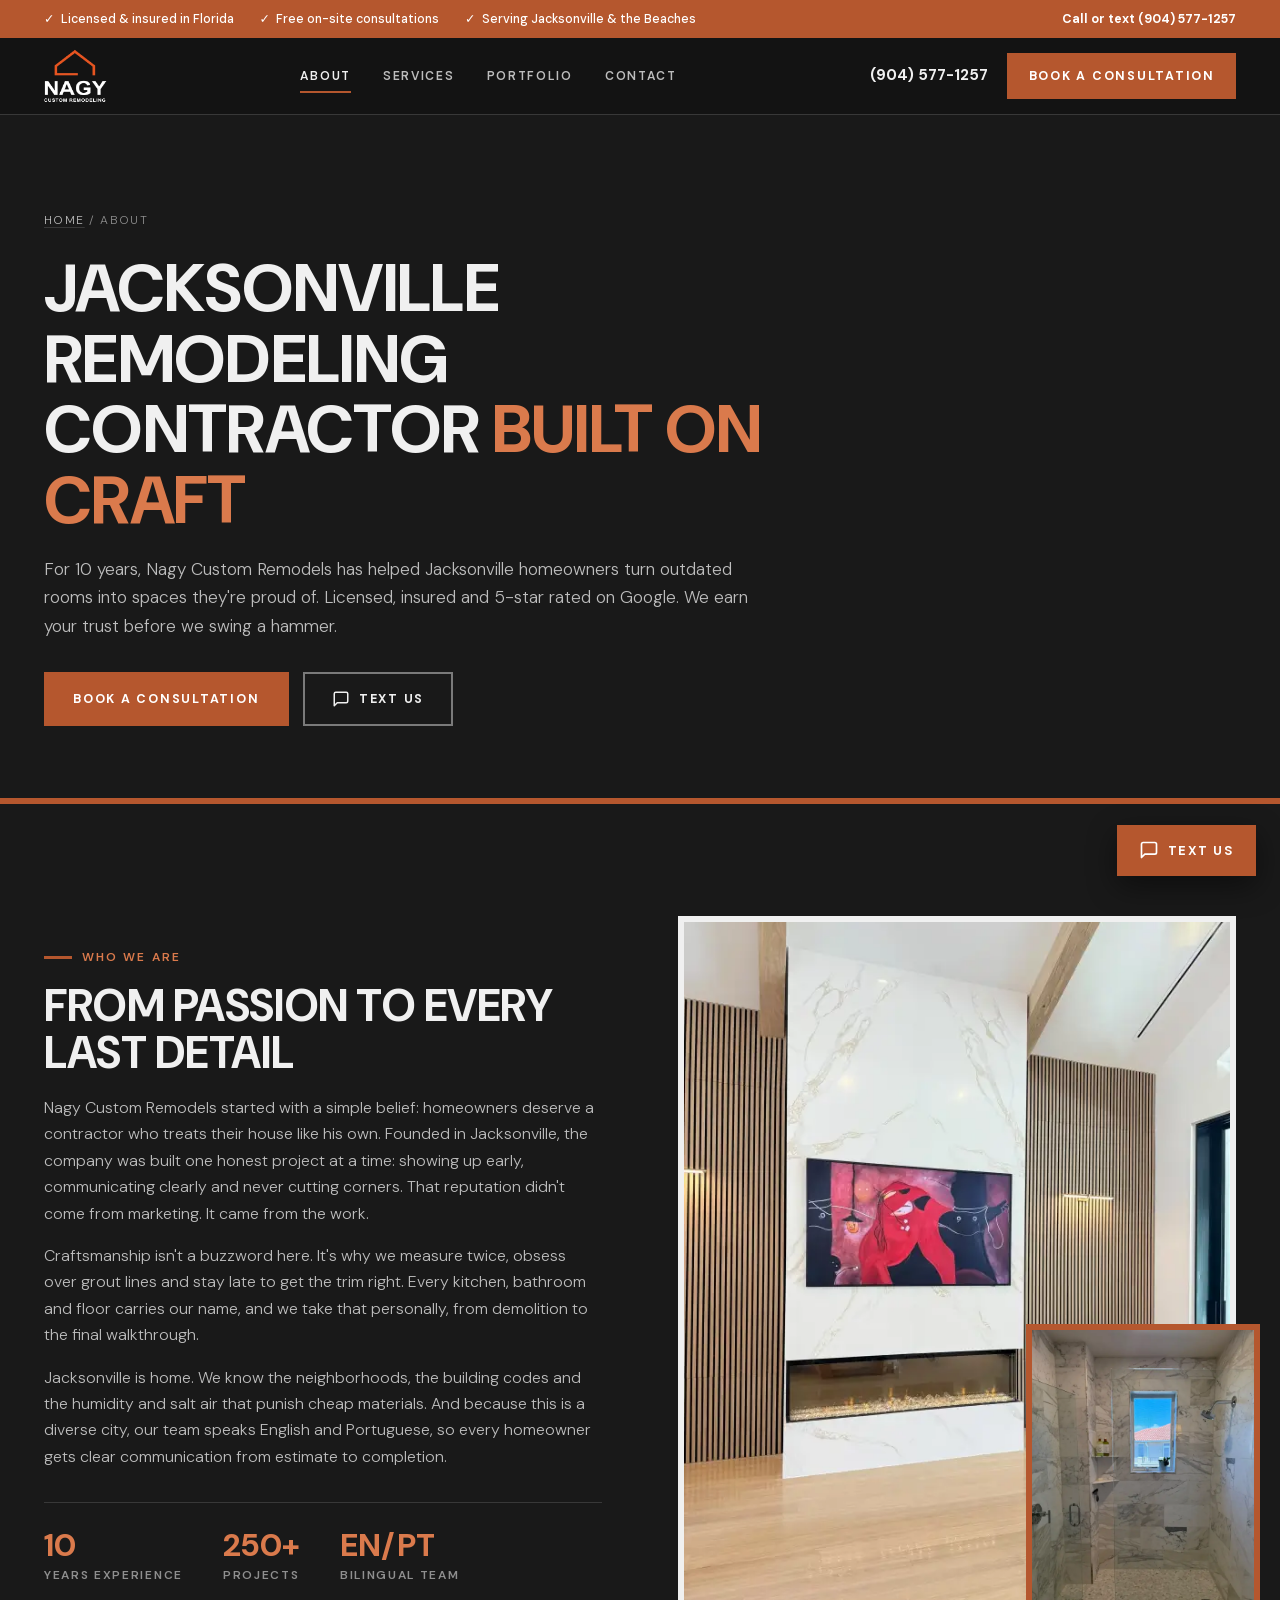
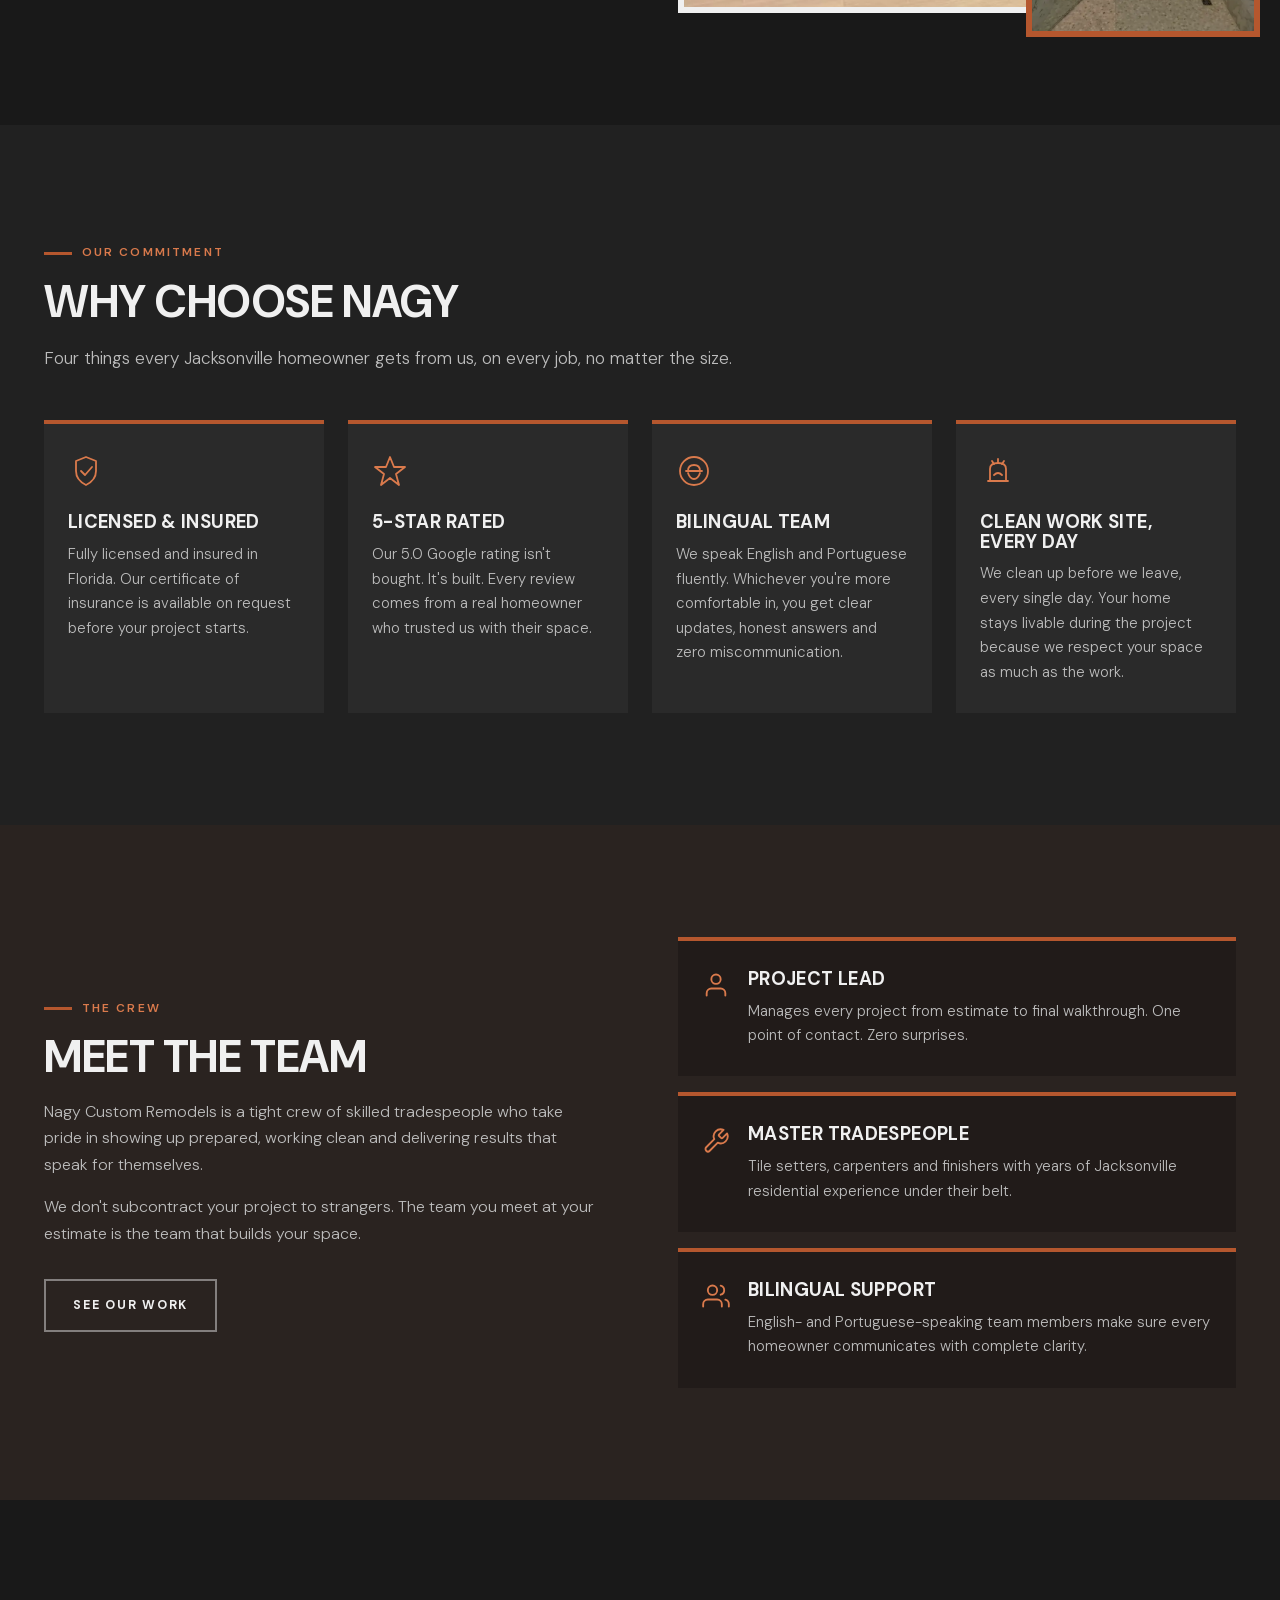
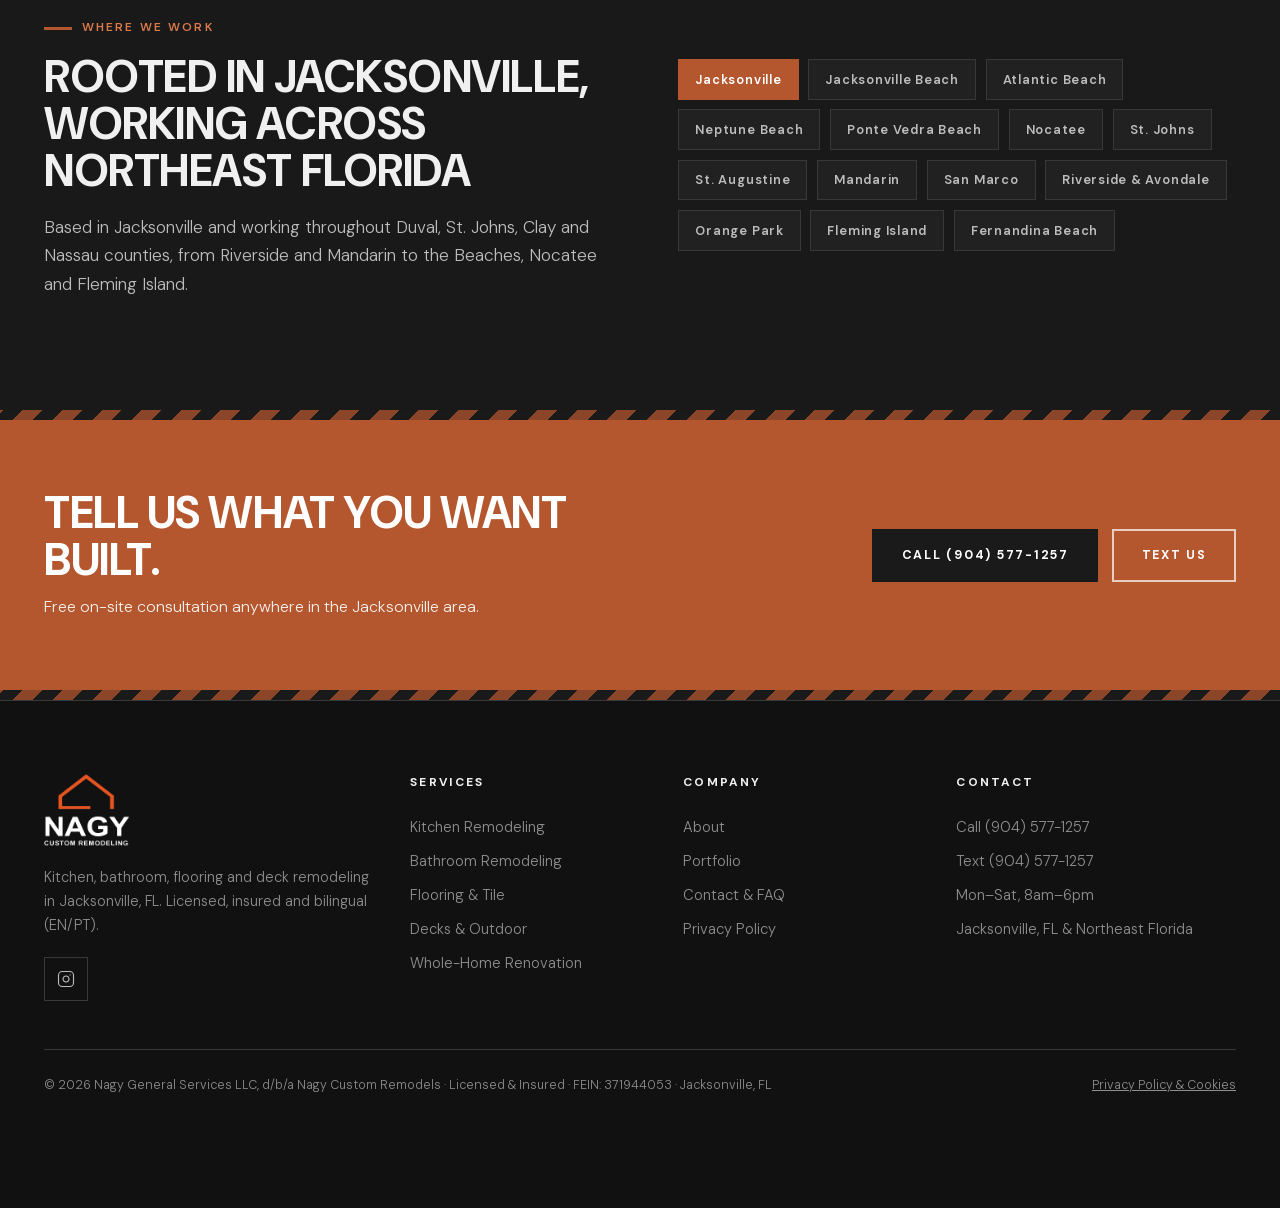
<file: about/index.html>
<!DOCTYPE html>
<html lang="en" class="no-js">
<head>
  <meta charset="UTF-8">
  <meta http-equiv="Content-Security-Policy" content="base-uri 'self'; object-src 'none'; form-action 'none'; upgrade-insecure-requests">
  <meta name="facebook-domain-verification" content="wzfsiqrgyurxr0s23bkiso5p03whex" />
  <meta name="viewport" content="width=device-width, initial-scale=1.0">
  <title>About Nagy Custom Remodels | Jacksonville, FL Contractor</title>
  <meta name="description" content="Meet Nagy Custom Remodels: a licensed, insured, bilingual remodeling crew with 10 years and 250+ projects across Jacksonville and Northeast Florida.">
  <link rel="canonical" href="https://nagycustomremodels.com/about/">

  <meta property="og:type"        content="website">
  <meta property="og:site_name"   content="Nagy Custom Remodels">
  <meta property="og:url"         content="https://nagycustomremodels.com/about/">
  <meta property="og:title"       content="About Nagy Custom Remodels | Jacksonville, FL Remodeling Contractor">
  <meta property="og:description" content="A Jacksonville remodeling crew built on craft and driven by trust. Licensed, insured, bilingual (EN/PT), 250+ projects across Northeast Florida.">
  <meta property="og:image"       content="https://nagycustomremodels.com/assets/og-nagy-custom-remodels-jacksonville-fl.jpg">
  <meta property="og:image:width" content="1200">
  <meta property="og:image:height" content="630">
  <meta property="og:image:type" content="image/jpeg">
  <meta property="og:image:alt" content="Nagy Custom Remodels: kitchen and bath remodeling in Jacksonville, FL. Call (904) 577-1257.">
  <meta property="og:locale"      content="en_US">
  <meta name="twitter:card"        content="summary_large_image">
  <meta name="twitter:title"       content="About Nagy Custom Remodels | Jacksonville, FL">
  <meta name="twitter:description" content="A Jacksonville remodeling crew built on craft and driven by trust. Licensed, insured and bilingual.">
  <meta name="twitter:image"       content="https://nagycustomremodels.com/assets/og-nagy-custom-remodels-jacksonville-fl.jpg">
  <meta name="theme-color" content="#191919">

  <script type="application/ld+json">
  {
    "@context": "https://schema.org",
    "@graph": [
      {
        "@type": "GeneralContractor",
        "@id": "https://nagycustomremodels.com/#business",
        "name": "Nagy Custom Remodels",
        "legalName": "Nagy General Services LLC",
        "url": "https://nagycustomremodels.com/",
        "telephone": "+1-904-577-1257",
        "logo": "https://nagycustomremodels.com/assets/icon-512.png",
        "image": [
          "https://nagycustomremodels.com/assets/primary-bathroom-freestanding-tub-marble-walls-jacksonville-fl.webp",
          "https://nagycustomremodels.com/assets/kitchen-remodel-white-cabinets-island.webp"
        ],
        "description": "Licensed and insured remodeling contractor in Jacksonville, FL: kitchen and bathroom remodeling, flooring, tile, decks, built-ins and whole-home renovations across Northeast Florida.",
        "priceRange": "$$-$$$",
        "knowsLanguage": ["en", "pt"],
        "address": { "@type": "PostalAddress", "addressLocality": "Jacksonville", "addressRegion": "FL", "addressCountry": "US" },
        "geo": { "@type": "GeoCoordinates", "latitude": 30.3322, "longitude": -81.6557 },
        "areaServed": [
          { "@type": "City", "name": "Jacksonville, FL" },
          { "@type": "City", "name": "Jacksonville Beach, FL" },
          { "@type": "City", "name": "Atlantic Beach, FL" },
          { "@type": "City", "name": "Neptune Beach, FL" },
          { "@type": "City", "name": "Ponte Vedra Beach, FL" },
          { "@type": "Place", "name": "Nocatee, FL" },
          { "@type": "Place", "name": "St. Johns, FL" },
          { "@type": "City", "name": "St. Augustine, FL" },
          { "@type": "City", "name": "Orange Park, FL" },
          { "@type": "Place", "name": "Fleming Island, FL" },
          { "@type": "City", "name": "Fernandina Beach, FL" }
        ],
        "openingHoursSpecification": {
          "@type": "OpeningHoursSpecification",
          "dayOfWeek": ["Monday","Tuesday","Wednesday","Thursday","Friday","Saturday"],
          "opens": "08:00",
          "closes": "18:00"
        },
        "sameAs": ["https://www.instagram.com/nagycustomremodels", "https://g.page/r/CTS8U1uaVWHhEBM"]
      },
      {
        "@type": "BreadcrumbList",
        "@id": "https://nagycustomremodels.com/about/#breadcrumb",
        "itemListElement": [
          { "@type": "ListItem", "position": 1, "name": "Home", "item": "https://nagycustomremodels.com/" },
          { "@type": "ListItem", "position": 2, "name": "About", "item": "https://nagycustomremodels.com/about/" }
        ]
      },
      {
        "@type": "AboutPage",
        "@id": "https://nagycustomremodels.com/about/#webpage",
        "url": "https://nagycustomremodels.com/about/",
        "name": "About Nagy Custom Remodels | Jacksonville, FL Contractor",
        "description": "Meet Nagy Custom Remodels: a licensed, insured, bilingual remodeling crew with 10 years and 250+ projects across Jacksonville and Northeast Florida.",
        "inLanguage": "en-US",
        "about": { "@id": "https://nagycustomremodels.com/#business" },
        "mainEntity": { "@id": "https://nagycustomremodels.com/#business" },
        "breadcrumb": { "@id": "https://nagycustomremodels.com/about/#breadcrumb" },
        "primaryImageOfPage": "https://nagycustomremodels.com/assets/living-room-fireplace-marble-wood-slat-wall-jacksonville-fl.webp"
      }
    ]
  }
  </script>

  <!-- Google Tag Manager (adiado: 1ª interação ou 3 s após o load, para não travar o carregamento) -->
  <script>(function(w,d){w.dataLayer=w.dataLayer||[];var ev=['scroll','pointerdown','keydown','touchstart'],done=0;
  function go(){if(done)return;done=1;ev.forEach(function(e){w.removeEventListener(e,go)});
  w.dataLayer.push({'gtm.start':new Date().getTime(),event:'gtm.js'});var j=d.createElement('script');
  j.async=true;j.src='https://www.googletagmanager.com/gtm.js?id=GTM-T8LSBB48';d.head.appendChild(j)}
  ev.forEach(function(e){w.addEventListener(e,go,{passive:true})});
  w.addEventListener('load',function(){setTimeout(go,3000)})})(window,document);</script>
  <!-- End Google Tag Manager -->

  <link rel="icon" type="image/png" sizes="48x48" href="/assets/favicon-48.png">
  <link rel="manifest" href="/manifest.json">
  <link rel="apple-touch-icon" href="/assets/apple-touch-icon.png">
  <link rel="preload" href="/assets/fonts/dmsans-latin.woff2" as="font" type="font/woff2" crossorigin>
  <link rel="stylesheet" href="/assets/style.css">
  <script src="/assets/site.js" defer></script>
  <style>
    /* about: ícones dos diferenciais e lista da equipe (não existem no style.css) */
    .feat-ico { width: 36px; height: 36px; color: var(--accent-l); margin-bottom: 1rem; }
    .team-list { display: grid; gap: 1rem; }
    .team-list .feat { display: grid; grid-template-columns: auto 1fr; gap: 0 1.1rem; align-items: start; background: rgba(0,0,0,.22); }
    .team-list .feat-ico { width: 28px; height: 28px; margin: .1rem 0 0; grid-row: span 2; }
  </style>
</head>
<body>
<!-- Google Tag Manager (noscript) -->
<noscript><iframe src="https://www.googletagmanager.com/ns.html?id=GTM-T8LSBB48"
height="0" width="0" style="display:none;visibility:hidden"></iframe></noscript>
<!-- End Google Tag Manager (noscript) -->
<a class="skip-link" href="#main">Skip to content</a>

<div class="topbar">
  <div class="container">
    <div class="topbar-items">
      <span>Licensed &amp; insured in Florida</span>
      <span>Free on-site consultations</span>
      <span>Serving Jacksonville &amp; the Beaches</span>
    </div>
    <a href="tel:+19045771257">Call or text (904) 577-1257</a>
  </div>
</div>

<header class="nav" id="mainNav">
  <div class="container nav-inner">
    <a href="/" class="logo" aria-label="Nagy Custom Remodels, home">
      <img src="/assets/logo-original-branco.webp" alt="Nagy Custom Remodels" width="210" height="180">
    </a>
    <nav aria-label="Main">
      <ul class="nav-links">
        <li><a href="/about/" aria-current="page">About</a></li>
        <li><a href="/services/">Services</a></li>
        <li><a href="/portfolio/">Portfolio</a></li>
        <li><a href="/contact/">Contact</a></li>
      </ul>
    </nav>
    <div class="nav-right">
      <a href="tel:+19045771257" class="nav-phone">(904) 577-1257</a>
      <a href="/contact/#book" class="btn">Book a Consultation</a>
      <button class="hamburger" id="hamburger" type="button" aria-label="Open menu" aria-expanded="false" aria-controls="mobMenu">
        <span></span><span></span><span></span>
      </button>
    </div>
  </div>
</header>

<div class="mob-menu" id="mobMenu">
  <a href="/about/" aria-current="page">About</a>
  <a href="/services/">Services</a>
  <a href="/portfolio/">Portfolio</a>
  <a href="/contact/">Contact</a>
  <a href="tel:+19045771257">Call (904) 577-1257</a>
  <a href="sms:+19045771257">Text us (iMessage / SMS)</a>
  <a href="https://instagram.com/nagycustomremodels" target="_blank" rel="noopener noreferrer">Instagram @nagycustomremodels</a>
  <a href="/contact/#book" class="btn">Book a Consultation</a>
</div>

<main id="main">

<!-- ═══════════ PAGE HERO ═══════════ -->
<section class="page-hero">
  <div class="container">
    <p class="breadcrumb"><a href="/">Home</a> / <span aria-current="page">About</span></p>
    <h1 class="h1">Jacksonville Remodeling Contractor <em>Built on Craft</em></h1>
    <p class="lead">For 10 years, Nagy Custom Remodels has helped Jacksonville homeowners turn outdated rooms into spaces they're proud of. Licensed, insured and 5-star rated on Google. We earn your trust before we swing a hammer.</p>
    <div class="btn-row" style="margin-top:2rem">
      <a href="/contact/#book" class="btn">Book a Consultation</a>
      <a href="sms:+19045771257" class="btn btn-ghost">
        <svg width="18" height="18" viewBox="0 0 24 24" fill="none" stroke="currentColor" stroke-width="2" stroke-linecap="round" stroke-linejoin="round" aria-hidden="true"><path d="M21 15a2 2 0 0 1-2 2H7l-4 4V5a2 2 0 0 1 2-2h14a2 2 0 0 1 2 2z"/></svg>
        Text Us
      </a>
    </div>
  </div>
</section>

<!-- ═══════════ OUR STORY ═══════════ -->
<section class="sec" id="story">
  <div class="container split">
    <div class="split-copy">
      <span class="eyebrow reveal">Who we are</span>
      <h2 class="h2 reveal d1">From passion to every last detail</h2>
      <p class="reveal d2">Nagy Custom Remodels started with a simple belief: homeowners deserve a contractor who treats their house like his own. Founded in Jacksonville, the company was built one honest project at a time: showing up early, communicating clearly and never cutting corners. That reputation didn't come from marketing. It came from the work.</p>
      <p class="reveal d2">Craftsmanship isn't a buzzword here. It's why we measure twice, obsess over grout lines and stay late to get the trim right. Every kitchen, bathroom and floor carries our name, and we take that personally, from demolition to the final walkthrough.</p>
      <p class="reveal d3">Jacksonville is home. We know the neighborhoods, the building codes and the humidity and salt air that punish cheap materials. And because this is a diverse city, our team speaks English and Portuguese, so every homeowner gets clear communication from estimate to completion.</p>
      <div class="mini-stats reveal d3">
        <div><strong>10</strong><span>Years experience</span></div>
        <div><strong>250+</strong><span>Projects</span></div>
        <div><strong>EN/PT</strong><span>Bilingual team</span></div>
      </div>
    </div>
    <div class="split-media reveal d1">
      <img src="/assets/living-room-fireplace-marble-wood-slat-wall-jacksonville-fl-600.webp" alt="Living room renovation with marble fireplace surround and wood slat wall in Jacksonville, FL" width="600" height="800">
      <img class="split-inset" src="/assets/walk-in-shower-marble-frameless-glass-jacksonville-fl-600.webp" alt="Marble walk-in shower with frameless glass in Jacksonville, FL" width="600" height="800" loading="lazy">
    </div>
  </div>
</section>

<!-- ═══════════ WHY CHOOSE NAGY ═══════════ -->
<section class="sec sec-alt" id="why">
  <div class="container">
    <div class="sec-head">
      <span class="eyebrow reveal">Our commitment</span>
      <h2 class="h2 reveal d1">Why choose Nagy</h2>
      <p class="lead reveal d2">Four things every Jacksonville homeowner gets from us, on every job, no matter the size.</p>
    </div>
    <div class="feat-grid">
      <div class="feat reveal">
        <svg class="feat-ico" viewBox="0 0 36 36" fill="none" stroke="currentColor" stroke-width="1.8" stroke-linecap="round" stroke-linejoin="round" aria-hidden="true"><path d="M18 4 L28 8 L28 18 Q28 27 18 32 Q8 27 8 18 L8 8 Z"/><polyline points="13,18 17,22 24,14"/></svg>
        <h3 class="h3">Licensed &amp; Insured</h3>
        <p>Fully licensed and insured in Florida. Our certificate of insurance is available on request before your project starts.</p>
      </div>
      <div class="feat reveal d1">
        <svg class="feat-ico" viewBox="0 0 36 36" fill="none" stroke="currentColor" stroke-width="1.8" stroke-linecap="round" stroke-linejoin="round" aria-hidden="true"><polygon points="18,4 22,14 33,14 24,21 27,32 18,25 9,32 12,21 3,14 14,14"/></svg>
        <h3 class="h3">5-Star Rated</h3>
        <p>Our 5.0 Google rating isn't bought. It's built. Every review comes from a real homeowner who trusted us with their space.</p>
      </div>
      <div class="feat reveal d2">
        <svg class="feat-ico" viewBox="0 0 36 36" fill="none" stroke="currentColor" stroke-width="1.8" stroke-linecap="round" stroke-linejoin="round" aria-hidden="true"><circle cx="18" cy="18" r="14"/><path d="M12 18 Q12 12 18 12 Q24 12 24 18"/><path d="M12 20 Q14 26 18 26 Q22 26 24 20"/><line x1="10" y1="18" x2="26" y2="18"/></svg>
        <h3 class="h3">Bilingual Team</h3>
        <p>We speak English and Portuguese fluently. Whichever you're more comfortable in, you get clear updates, honest answers and zero miscommunication.</p>
      </div>
      <div class="feat reveal d3">
        <svg class="feat-ico" viewBox="0 0 36 36" fill="none" stroke="currentColor" stroke-width="1.8" stroke-linecap="round" stroke-linejoin="round" aria-hidden="true"><path d="M8 28 L28 28"/><path d="M10 28 L10 16 Q10 10 18 10 Q26 10 26 16 L26 28"/><path d="M14 22 Q18 18 22 22"/><line x1="18" y1="10" x2="18" y2="6"/><line x1="12" y1="8" x2="14" y2="11"/><line x1="24" y1="8" x2="22" y2="11"/></svg>
        <h3 class="h3">Clean Work Site, Every Day</h3>
        <p>We clean up before we leave, every single day. Your home stays livable during the project because we respect your space as much as the work.</p>
      </div>
    </div>
  </div>
</section>

<!-- ═══════════ MEET THE TEAM ═══════════ -->
<section class="sec sec-brown" id="team">
  <div class="container split">
    <div class="split-copy">
      <span class="eyebrow reveal">The crew</span>
      <h2 class="h2 reveal d1">Meet the team</h2>
      <p class="reveal d2">Nagy Custom Remodels is a tight crew of skilled tradespeople who take pride in showing up prepared, working clean and delivering results that speak for themselves.</p>
      <p class="reveal d2">We don't subcontract your project to strangers. The team you meet at your estimate is the team that builds your space.</p>
      <div class="btn-row reveal d3" style="margin-top:2rem">
        <a href="/portfolio/" class="btn btn-ghost">See our work</a>
      </div>
    </div>
    <div class="team-list">
      <div class="feat reveal">
        <svg class="feat-ico" viewBox="0 0 24 24" fill="none" stroke="currentColor" stroke-width="1.6" stroke-linecap="round" stroke-linejoin="round" aria-hidden="true"><path d="M20 21v-2a4 4 0 0 0-4-4H8a4 4 0 0 0-4 4v2"/><circle cx="12" cy="7" r="4"/></svg>
        <h3 class="h3">Project Lead</h3>
        <p>Manages every project from estimate to final walkthrough. One point of contact. Zero surprises.</p>
      </div>
      <div class="feat reveal d1">
        <svg class="feat-ico" viewBox="0 0 24 24" fill="none" stroke="currentColor" stroke-width="1.6" stroke-linecap="round" stroke-linejoin="round" aria-hidden="true"><path d="M14.7 6.3a1 1 0 0 0 0 1.4l1.6 1.6a1 1 0 0 0 1.4 0l3.77-3.77a6 6 0 0 1-7.94 7.94l-6.91 6.91a2.12 2.12 0 0 1-3-3l6.91-6.91a6 6 0 0 1 7.94-7.94l-3.76 3.76z"/></svg>
        <h3 class="h3">Master Tradespeople</h3>
        <p>Tile setters, carpenters and finishers with years of Jacksonville residential experience under their belt.</p>
      </div>
      <div class="feat reveal d2">
        <svg class="feat-ico" viewBox="0 0 24 24" fill="none" stroke="currentColor" stroke-width="1.6" stroke-linecap="round" stroke-linejoin="round" aria-hidden="true"><path d="M17 21v-2a4 4 0 0 0-4-4H5a4 4 0 0 0-4 4v2"/><circle cx="9" cy="7" r="4"/><path d="M23 21v-2a4 4 0 0 0-3-3.87"/><path d="M16 3.13a4 4 0 0 1 0 7.75"/></svg>
        <h3 class="h3">Bilingual Support</h3>
        <p>English- and Portuguese-speaking team members make sure every homeowner communicates with complete clarity.</p>
      </div>
    </div>
  </div>
</section>

<!-- ═══════════ SERVICE AREA ═══════════ -->
<section class="sec" id="service-area">
  <div class="container split">
    <div>
      <span class="eyebrow reveal">Where we work</span>
      <h2 class="h2 reveal d1">Rooted in Jacksonville, working across Northeast Florida</h2>
      <p class="lead reveal d2">Based in Jacksonville and working throughout Duval, St. Johns, Clay and Nassau counties, from Riverside and Mandarin to the Beaches, Nocatee and Fleming Island.</p>
    </div>
    <div class="areas reveal d2">
      <span class="area-tag main">Jacksonville</span>
      <span class="area-tag">Jacksonville Beach</span>
      <span class="area-tag">Atlantic Beach</span>
      <span class="area-tag">Neptune Beach</span>
      <span class="area-tag">Ponte Vedra Beach</span>
      <span class="area-tag">Nocatee</span>
      <span class="area-tag">St. Johns</span>
      <span class="area-tag">St. Augustine</span>
      <span class="area-tag">Mandarin</span>
      <span class="area-tag">San Marco</span>
      <span class="area-tag">Riverside &amp; Avondale</span>
      <span class="area-tag">Orange Park</span>
      <span class="area-tag">Fleming Island</span>
      <span class="area-tag">Fernandina Beach</span>
    </div>
  </div>
</section>

<!-- ═══════════ CTA ═══════════ -->
<section class="cta-band">
  <div class="container cta-inner">
    <div>
      <h2 class="h2">Tell us what you want built.</h2>
      <p>Free on-site consultation anywhere in the Jacksonville area.</p>
    </div>
    <div class="btn-row">
      <a href="tel:+19045771257" class="btn btn-dark">Call (904) 577-1257</a>
      <a href="sms:+19045771257" class="btn btn-ghost">Text us</a>
    </div>
  </div>
</section>

</main>

<!-- ═══════════ FOOTER ═══════════ -->
<footer class="footer">
  <div class="container">
    <div class="footer-grid">
      <div>
        <a href="/" class="footer-logo"><img src="/assets/logo-original-branco.webp" alt="Nagy Custom Remodels" width="210" height="180" loading="lazy"></a>
        <p class="footer-tagline">Kitchen, bathroom, flooring and deck remodeling in Jacksonville, FL. Licensed, insured and bilingual (EN/PT).</p>
        <a href="https://instagram.com/nagycustomremodels" target="_blank" rel="noopener noreferrer" class="footer-social" aria-label="Instagram">
          <svg width="18" height="18" viewBox="0 0 24 24" fill="none" stroke="currentColor" stroke-width="1.5" stroke-linecap="round" stroke-linejoin="round" aria-hidden="true"><rect x="2" y="2" width="20" height="20" rx="5" ry="5"/><path d="M16 11.37A4 4 0 1 1 12.63 8 4 4 0 0 1 16 11.37z"/><line x1="17.5" y1="6.5" x2="17.51" y2="6.5"/></svg>
        </a>
      </div>
      <div>
        <p class="footer-h">Services</p>
        <a href="/services/#kitchen" class="footer-link">Kitchen Remodeling</a>
        <a href="/services/#bathroom" class="footer-link">Bathroom Remodeling</a>
        <a href="/services/#flooring" class="footer-link">Flooring &amp; Tile</a>
        <a href="/services/#decks" class="footer-link">Decks &amp; Outdoor</a>
        <a href="/services/#whole-home" class="footer-link">Whole-Home Renovation</a>
      </div>
      <div>
        <p class="footer-h">Company</p>
        <a href="/about/" class="footer-link">About</a>
        <a href="/portfolio/" class="footer-link">Portfolio</a>
        <a href="/contact/" class="footer-link">Contact &amp; FAQ</a>
        <a href="/privacy/" class="footer-link">Privacy Policy</a>
      </div>
      <div>
        <p class="footer-h">Contact</p>
        <a href="tel:+19045771257" class="footer-link">Call (904) 577-1257</a>
        <a href="sms:+19045771257" class="footer-link">Text (904) 577-1257</a>
        <span class="footer-link">Mon–Sat, 8am–6pm</span>
        <span class="footer-link">Jacksonville, FL &amp; Northeast Florida</span>
      </div>
    </div>
    <div class="footer-bottom">
      <p>© <span id="footerYear">2026</span> Nagy General Services LLC, d/b/a Nagy Custom Remodels · Licensed &amp; Insured · FEIN: 371944053 · Jacksonville, FL</p>
      <a href="/privacy/">Privacy Policy &amp; Cookies</a>
    </div>
  </div>
</footer>

<!-- ═══════════ TEXT US (desktop: popover nativo com QR; no celular fica a action-bar) ═══════════ -->
<button class="text-fab" type="button" popovertarget="textPanel"><svg width="20" height="20" viewBox="0 0 24 24" fill="none" stroke="currentColor" stroke-width="2" stroke-linecap="round" stroke-linejoin="round" aria-hidden="true"><path d="M21 15a2 2 0 0 1-2 2H7l-4 4V5a2 2 0 0 1 2-2h14a2 2 0 0 1 2 2z"/></svg>Text us</button>
<div class="text-panel" id="textPanel" popover role="dialog" aria-labelledby="textPanelTitle">
  <button class="text-panel-close" type="button" popovertarget="textPanel" popovertargetaction="hide" aria-label="Close">&#x2715;</button>
  <p class="text-panel-title" id="textPanelTitle">Text Nagy from your phone</p>
  <p class="text-panel-sub">Scan with your phone camera. Messages opens with your text ready to send.</p>
  <img src="/assets/qr-text-nagy.svg" width="168" height="168" alt="QR code that opens a text message to Nagy at (904) 577-1257" loading="lazy">
  <a class="text-panel-num" href="sms:+19045771257?&amp;body=Hi%20Nagy!%20I%27d%20like%20a%20free%20estimate.">(904) 577-1257</a>
  <p class="text-panel-alt">Or call <a href="tel:+19045771257">(904) 577-1257</a><br><a href="/contact/#book">Book a visit online</a></p>
</div>

<nav class="action-bar" aria-label="Quick contact">
  <a href="tel:+19045771257"><svg width="22" height="22" viewBox="0 0 24 24" fill="none" stroke="currentColor" stroke-width="2" stroke-linecap="round" stroke-linejoin="round" aria-hidden="true"><path d="M22 16.9v3a2 2 0 0 1-2.2 2 19.8 19.8 0 0 1-8.6-3.1 19.5 19.5 0 0 1-6-6A19.8 19.8 0 0 1 2.1 4.2 2 2 0 0 1 4.1 2h3a2 2 0 0 1 2 1.7c.1.9.4 1.8.7 2.7a2 2 0 0 1-.5 2.1L8.1 9.8a16 16 0 0 0 6 6l1.3-1.3a2 2 0 0 1 2.1-.4c.9.3 1.8.6 2.7.7a2 2 0 0 1 1.8 2z"/></svg>Call</a>
  <a href="sms:+19045771257"><svg width="22" height="22" viewBox="0 0 24 24" fill="none" stroke="currentColor" stroke-width="2" stroke-linecap="round" stroke-linejoin="round" aria-hidden="true"><path d="M21 15a2 2 0 0 1-2 2H7l-4 4V5a2 2 0 0 1 2-2h14a2 2 0 0 1 2 2z"/></svg>Text us</a>
  <a href="/contact/#book"><svg width="22" height="22" viewBox="0 0 24 24" fill="none" stroke="currentColor" stroke-width="2" stroke-linecap="round" stroke-linejoin="round" aria-hidden="true"><rect x="3" y="4" width="18" height="18" rx="2"/><path d="M16 2v4M8 2v4M3 10h18"/></svg>Book a visit</a>
</nav>
</body>
</html>
</file>
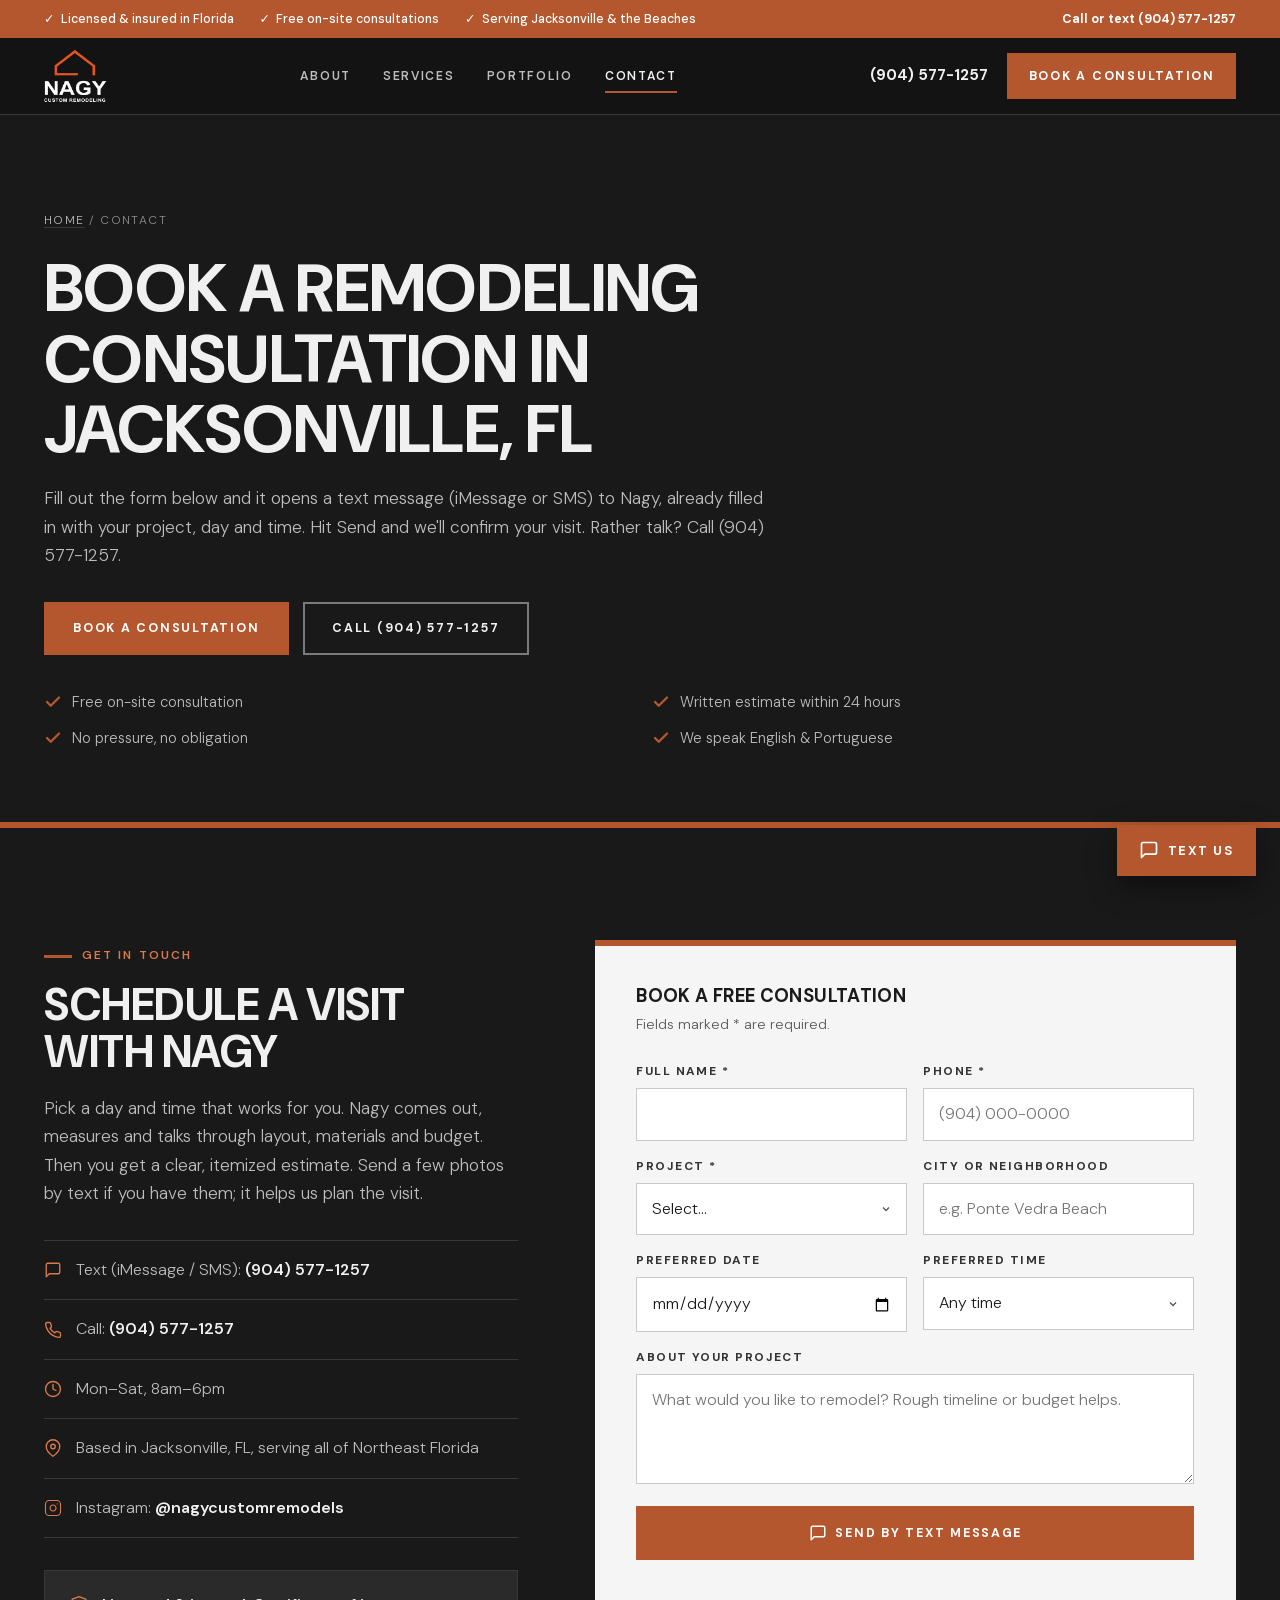
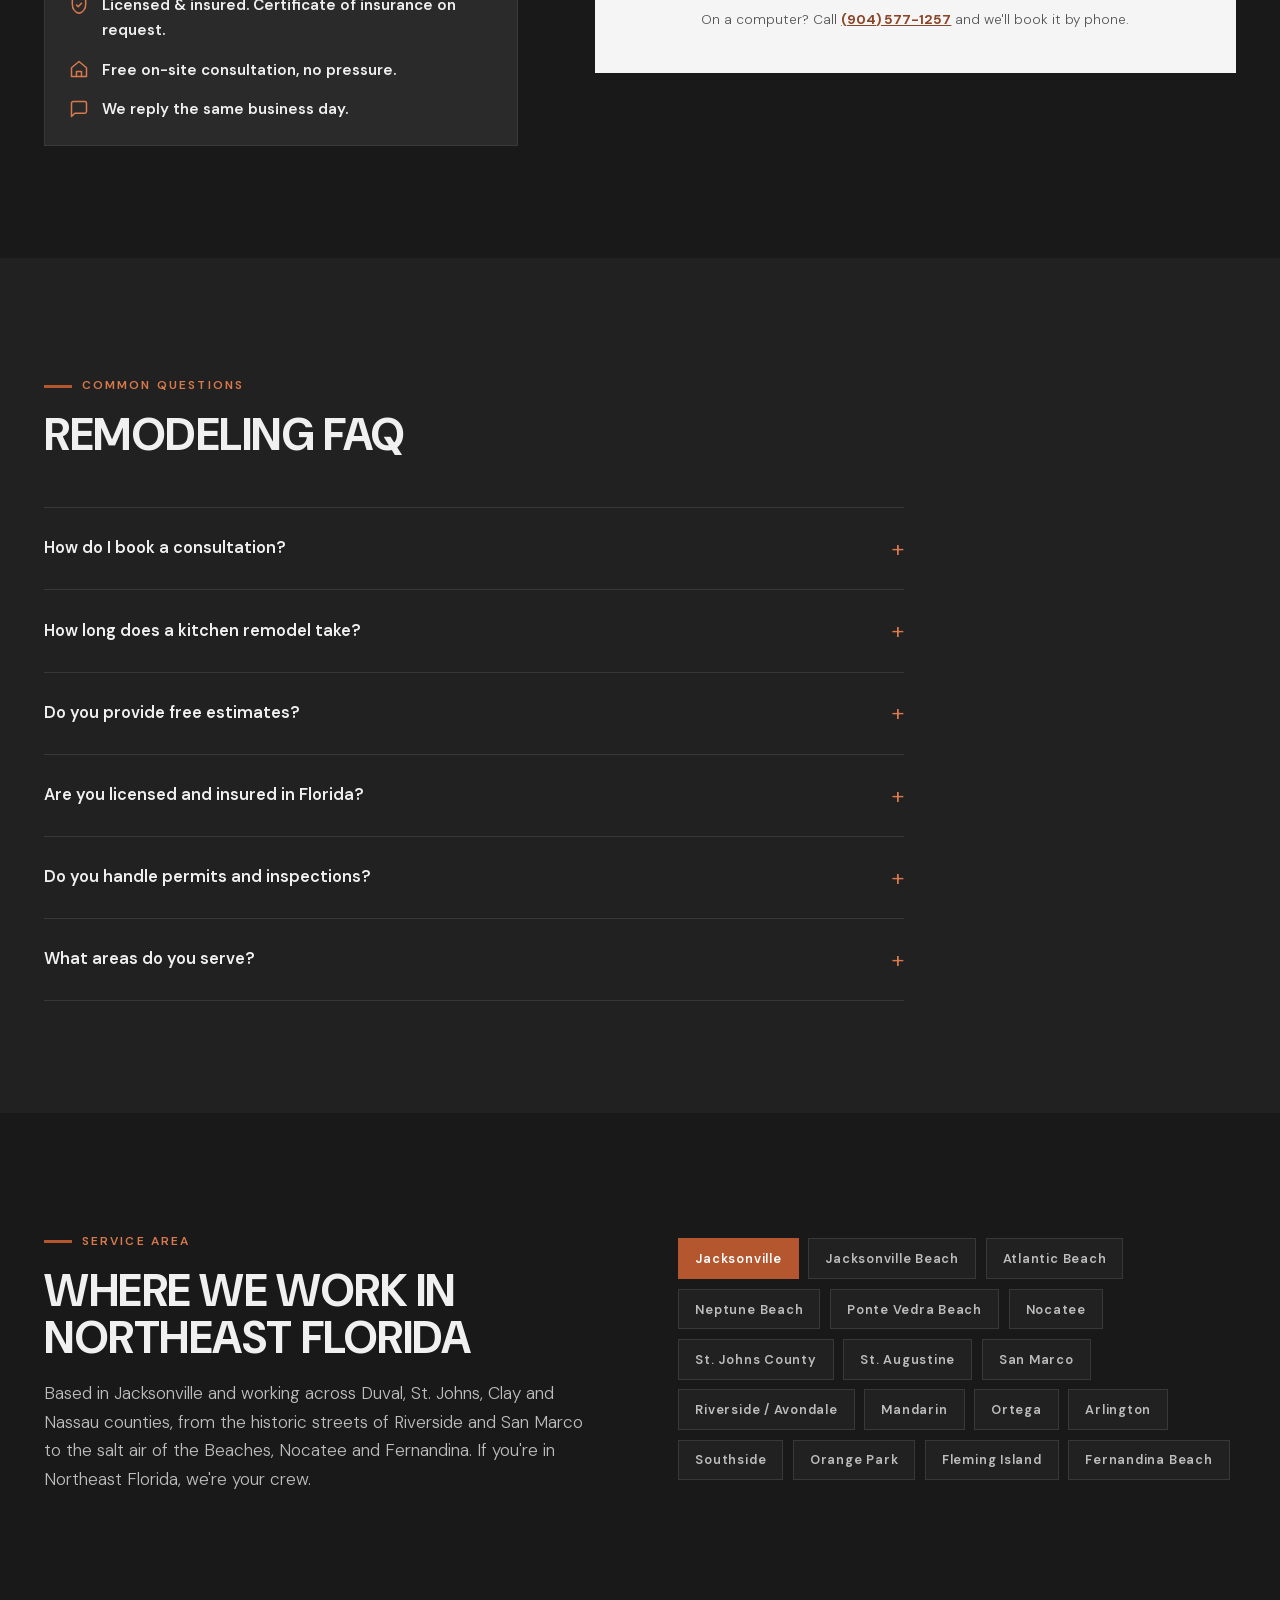
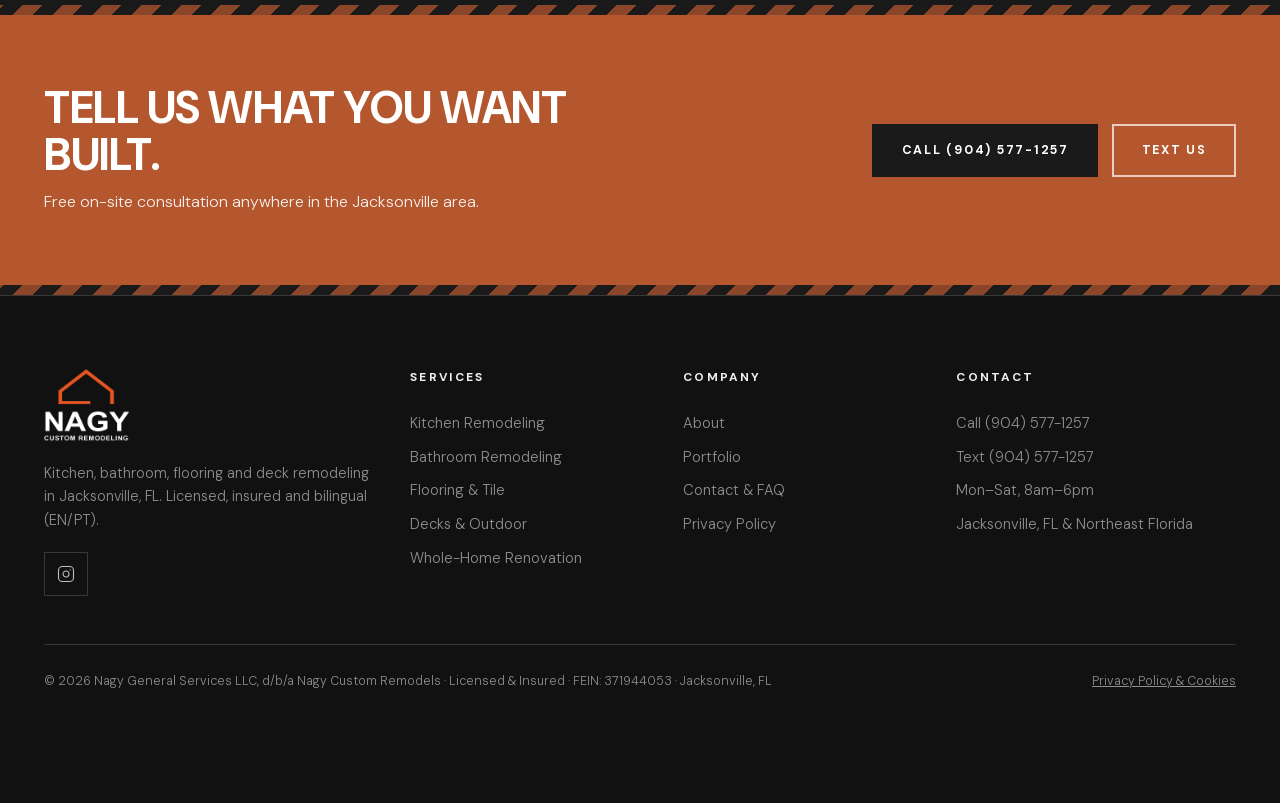
<file: contact/index.html>
<!DOCTYPE html>
<html lang="en" class="no-js">
<head>
  <meta charset="UTF-8">
  <meta http-equiv="Content-Security-Policy" content="base-uri 'self'; object-src 'none'; form-action 'none'; upgrade-insecure-requests">
  <meta name="facebook-domain-verification" content="wzfsiqrgyurxr0s23bkiso5p03whex" />
  <meta name="viewport" content="width=device-width, initial-scale=1.0">
  <title>Book a Consultation in Jacksonville, FL | Nagy Custom Remodels</title>
  <meta name="description" content="Book a free remodeling consultation in Jacksonville, FL by text or phone. Serving Duval, St. Johns, Clay &amp; Nassau counties. Written estimate within 24 hours.">
  <link rel="canonical" href="https://nagycustomremodels.com/contact/">

  <meta property="og:type"        content="website">
  <meta property="og:site_name"   content="Nagy Custom Remodels">
  <meta property="og:url"         content="https://nagycustomremodels.com/contact/">
  <meta property="og:title"       content="Book a Remodeling Consultation | Nagy Custom Remodels, Jacksonville, FL">
  <meta property="og:description" content="Free on-site consultation in Jacksonville and Northeast Florida. Book by text (iMessage/SMS) or call (904) 577-1257. Written estimate within 24 hours.">
  <meta property="og:image"       content="https://nagycustomremodels.com/assets/og-nagy-custom-remodels-jacksonville-fl.jpg">
  <meta property="og:image:width" content="1200">
  <meta property="og:image:height" content="630">
  <meta property="og:image:type" content="image/jpeg">
  <meta property="og:image:alt" content="Nagy Custom Remodels: kitchen and bath remodeling in Jacksonville, FL. Call (904) 577-1257.">
  <meta property="og:locale"      content="en_US">
  <meta name="twitter:card"        content="summary_large_image">
  <meta name="twitter:title"       content="Book a Consultation | Nagy Custom Remodels, Jacksonville, FL">
  <meta name="twitter:description" content="Free on-site remodeling consultation in Jacksonville, FL. Book by text or call (904) 577-1257.">
  <meta name="twitter:image"       content="https://nagycustomremodels.com/assets/og-nagy-custom-remodels-jacksonville-fl.jpg">
  <meta name="theme-color" content="#191919">

  <script type="application/ld+json">
  {
    "@context": "https://schema.org",
    "@graph": [
      {
        "@type": "GeneralContractor",
        "@id": "https://nagycustomremodels.com/#business",
        "name": "Nagy Custom Remodels",
        "legalName": "Nagy General Services LLC",
        "url": "https://nagycustomremodels.com/",
        "telephone": "+1-904-577-1257",
        "logo": "https://nagycustomremodels.com/assets/icon-512.png",
        "image": [
          "https://nagycustomremodels.com/assets/primary-bathroom-freestanding-tub-marble-walls-jacksonville-fl.webp",
          "https://nagycustomremodels.com/assets/kitchen-remodel-white-cabinets-island.webp"
        ],
        "description": "Licensed and insured remodeling contractor in Jacksonville, FL: kitchen and bathroom remodeling, flooring, tile, decks, built-ins and whole-home renovations across Northeast Florida.",
        "priceRange": "$$-$$$",
        "knowsLanguage": ["en", "pt"],
        "address": { "@type": "PostalAddress", "addressLocality": "Jacksonville", "addressRegion": "FL", "addressCountry": "US" },
        "geo": { "@type": "GeoCoordinates", "latitude": 30.3322, "longitude": -81.6557 },
        "areaServed": [
          { "@type": "City", "name": "Jacksonville, FL" },
          { "@type": "City", "name": "Jacksonville Beach, FL" },
          { "@type": "City", "name": "Atlantic Beach, FL" },
          { "@type": "City", "name": "Neptune Beach, FL" },
          { "@type": "City", "name": "Ponte Vedra Beach, FL" },
          { "@type": "Place", "name": "Nocatee, FL" },
          { "@type": "Place", "name": "St. Johns, FL" },
          { "@type": "City", "name": "St. Augustine, FL" },
          { "@type": "City", "name": "Orange Park, FL" },
          { "@type": "Place", "name": "Fleming Island, FL" },
          { "@type": "City", "name": "Fernandina Beach, FL" }
        ],
        "openingHoursSpecification": {
          "@type": "OpeningHoursSpecification",
          "dayOfWeek": ["Monday","Tuesday","Wednesday","Thursday","Friday","Saturday"],
          "opens": "08:00",
          "closes": "18:00"
        },
        "sameAs": ["https://www.instagram.com/nagycustomremodels", "https://g.page/r/CTS8U1uaVWHhEBM"]
      },
      {
        "@type": "BreadcrumbList",
        "@id": "https://nagycustomremodels.com/contact/#breadcrumb",
        "itemListElement": [
          { "@type": "ListItem", "position": 1, "name": "Home", "item": "https://nagycustomremodels.com/" },
          { "@type": "ListItem", "position": 2, "name": "Contact", "item": "https://nagycustomremodels.com/contact/" }
        ]
      },
      {
        "@type": "ContactPage",
        "@id": "https://nagycustomremodels.com/contact/#webpage",
        "url": "https://nagycustomremodels.com/contact/",
        "name": "Book a Remodeling Consultation in Jacksonville, FL",
        "description": "Book a free on-site remodeling consultation with Nagy Custom Remodels in Jacksonville, FL by text message (iMessage/SMS) or phone.",
        "inLanguage": "en-US",
        "about": { "@id": "https://nagycustomremodels.com/#business" },
        "breadcrumb": { "@id": "https://nagycustomremodels.com/contact/#breadcrumb" }
      },
      {
        "@type": "FAQPage",
        "@id": "https://nagycustomremodels.com/contact/#faq",
        "mainEntity": [
          {
            "@type": "Question",
            "name": "How do I book a consultation?",
            "acceptedAnswer": { "@type": "Answer", "text": "Fill out the booking form on this page with your name, phone, project and a preferred day and time, then tap Send by text message. Your Messages app opens a text (iMessage or SMS) to Nagy with everything filled in. Just hit Send and we'll confirm your visit. Prefer to talk? Call (904) 577-1257, Monday through Saturday, 8am to 6pm, and we'll book it by phone." }
          },
          {
            "@type": "Question",
            "name": "How long does a kitchen remodel take?",
            "acceptedAnswer": { "@type": "Answer", "text": "Most kitchen remodels in Jacksonville take between 4 and 8 weeks depending on the scope. A cosmetic refresh runs shorter, while a full gut with layout changes and new plumbing runs longer. We provide a detailed timeline during your estimate so you know exactly what to expect before work begins." }
          },
          {
            "@type": "Question",
            "name": "Do you provide free estimates?",
            "acceptedAnswer": { "@type": "Answer", "text": "Yes, always. We'll schedule a walkthrough of your space, discuss your goals and budget, and deliver a written estimate with line-item pricing. There's no fee and no obligation. We believe the estimate is where trust starts, and we take it seriously." }
          },
          {
            "@type": "Question",
            "name": "Are you licensed and insured in Florida?",
            "acceptedAnswer": { "@type": "Answer", "text": "Absolutely. Nagy Custom Remodels is fully licensed and insured to operate in the state of Florida. We carry general liability coverage. We're happy to provide documentation before your project starts, and we encourage you to ask every contractor you consider for the same." }
          },
          {
            "@type": "Question",
            "name": "Do you handle permits and inspections?",
            "acceptedAnswer": { "@type": "Answer", "text": "Yes. We pull all required permits with the City of Jacksonville and coordinate every inspection. Permit work protects your investment and your home's resale value. We handle the paperwork and scheduling so you don't have to navigate the process yourself." }
          },
          {
            "@type": "Question",
            "name": "What areas do you serve?",
            "acceptedAnswer": { "@type": "Answer", "text": "We serve all of Jacksonville and Northeast Florida, including the Beaches, Ponte Vedra, Mandarin, San Marco, Riverside, Avondale, Ortega, Arlington, Southside, and St. Johns County. If you're within the greater Jacksonville metro, we'd love to hear about your project." }
          }
        ]
      }
    ]
  }
  </script>

  <!-- Google Tag Manager (adiado: 1ª interação ou 3 s após o load, para não travar o carregamento) -->
  <script>(function(w,d){w.dataLayer=w.dataLayer||[];var ev=['scroll','pointerdown','keydown','touchstart'],done=0;
  function go(){if(done)return;done=1;ev.forEach(function(e){w.removeEventListener(e,go)});
  w.dataLayer.push({'gtm.start':new Date().getTime(),event:'gtm.js'});var j=d.createElement('script');
  j.async=true;j.src='https://www.googletagmanager.com/gtm.js?id=GTM-T8LSBB48';d.head.appendChild(j)}
  ev.forEach(function(e){w.addEventListener(e,go,{passive:true})});
  w.addEventListener('load',function(){setTimeout(go,3000)})})(window,document);</script>
  <!-- End Google Tag Manager -->

  <link rel="icon" type="image/png" sizes="48x48" href="/assets/favicon-48.png">
  <link rel="manifest" href="/manifest.json">
  <link rel="apple-touch-icon" href="/assets/apple-touch-icon.png">
  <link rel="preload" href="/assets/fonts/dmsans-latin.woff2" as="font" type="font/woff2" crossorigin>
  <link rel="stylesheet" href="/assets/style.css">
  <script src="/assets/site.js" defer></script>
</head>
<body>
<!-- Google Tag Manager (noscript) -->
<noscript><iframe src="https://www.googletagmanager.com/ns.html?id=GTM-T8LSBB48"
height="0" width="0" style="display:none;visibility:hidden"></iframe></noscript>
<!-- End Google Tag Manager (noscript) -->
<a class="skip-link" href="#main">Skip to content</a>

<div class="topbar">
  <div class="container">
    <div class="topbar-items">
      <span>Licensed &amp; insured in Florida</span>
      <span>Free on-site consultations</span>
      <span>Serving Jacksonville &amp; the Beaches</span>
    </div>
    <a href="tel:+19045771257">Call or text (904) 577-1257</a>
  </div>
</div>

<header class="nav" id="mainNav">
  <div class="container nav-inner">
    <a href="/" class="logo" aria-label="Nagy Custom Remodels, home">
      <img src="/assets/logo-original-branco.webp" alt="Nagy Custom Remodels" width="210" height="180">
    </a>
    <nav aria-label="Main">
      <ul class="nav-links">
        <li><a href="/about/">About</a></li>
        <li><a href="/services/">Services</a></li>
        <li><a href="/portfolio/">Portfolio</a></li>
        <li><a href="/contact/" aria-current="page">Contact</a></li>
      </ul>
    </nav>
    <div class="nav-right">
      <a href="tel:+19045771257" class="nav-phone">(904) 577-1257</a>
      <a href="#book" class="btn">Book a Consultation</a>
      <button class="hamburger" id="hamburger" type="button" aria-label="Open menu" aria-expanded="false" aria-controls="mobMenu">
        <span></span><span></span><span></span>
      </button>
    </div>
  </div>
</header>

<div class="mob-menu" id="mobMenu">
  <a href="/about/">About</a>
  <a href="/services/">Services</a>
  <a href="/portfolio/">Portfolio</a>
  <a href="/contact/" aria-current="page">Contact</a>
  <a href="tel:+19045771257">Call (904) 577-1257</a>
  <a href="sms:+19045771257">Text us (iMessage / SMS)</a>
  <a href="https://instagram.com/nagycustomremodels" target="_blank" rel="noopener noreferrer">Instagram @nagycustomremodels</a>
  <a href="#book" class="btn">Book a Consultation</a>
</div>

<main id="main">

<!-- ═══════════ PAGE HERO ═══════════ -->
<section class="page-hero">
  <div class="container">
    <nav class="breadcrumb" aria-label="Breadcrumb"><a href="/">Home</a> / <span aria-current="page">Contact</span></nav>
    <h1 class="h1">Book a Remodeling Consultation in Jacksonville, FL</h1>
    <p class="lead">Fill out the form below and it opens a text message (iMessage or SMS) to Nagy, already filled in with your project, day and time. Hit Send and we'll confirm your visit. Rather talk? Call (904) 577-1257.</p>
    <div class="btn-row" style="margin-top:2rem">
      <a href="#book" class="btn">Book a Consultation</a>
      <a href="tel:+19045771257" class="btn btn-ghost">Call (904) 577-1257</a>
    </div>
    <ul class="checks">
      <li>Free on-site consultation</li>
      <li>Written estimate within 24 hours</li>
      <li>No pressure, no obligation</li>
      <li>We speak English &amp; Portuguese</li>
    </ul>
  </div>
</section>

<!-- ═══════════ BOOK ═══════════ -->
<section class="sec" id="book">
  <div class="container book-grid">
    <div>
      <span class="eyebrow reveal">Get in touch</span>
      <h2 class="h2 reveal d1">Schedule a visit with Nagy</h2>
      <p class="lead reveal d2">Pick a day and time that works for you. Nagy comes out, measures and talks through layout, materials and budget. Then you get a clear, itemized estimate. Send a few photos by text if you have them; it helps us plan the visit.</p>
      <ul class="contact-list reveal d3">
        <li><svg width="18" height="18" viewBox="0 0 24 24" fill="none" stroke="currentColor" stroke-width="1.8" stroke-linecap="round" stroke-linejoin="round" aria-hidden="true"><path d="M21 15a2 2 0 0 1-2 2H7l-4 4V5a2 2 0 0 1 2-2h14a2 2 0 0 1 2 2z"/></svg><span>Text (iMessage / SMS): <a href="sms:+19045771257">(904) 577-1257</a></span></li>
        <li><svg width="18" height="18" viewBox="0 0 24 24" fill="none" stroke="currentColor" stroke-width="1.8" stroke-linecap="round" stroke-linejoin="round" aria-hidden="true"><path d="M22 16.92v3a2 2 0 0 1-2.18 2 19.79 19.79 0 0 1-8.63-3.07 19.5 19.5 0 0 1-6-6 19.79 19.79 0 0 1-3.07-8.67A2 2 0 0 1 4.11 2h3a2 2 0 0 1 2 1.72c.13.96.36 1.9.7 2.81a2 2 0 0 1-.45 2.11L8.09 9.91a16 16 0 0 0 6 6l1.27-1.27a2 2 0 0 1 2.11-.45c.91.34 1.85.57 2.81.7A2 2 0 0 1 22 16.92z"/></svg><span>Call: <a href="tel:+19045771257">(904) 577-1257</a></span></li>
        <li><svg width="18" height="18" viewBox="0 0 24 24" fill="none" stroke="currentColor" stroke-width="1.8" stroke-linecap="round" stroke-linejoin="round" aria-hidden="true"><circle cx="12" cy="12" r="10"/><polyline points="12 6 12 12 16 14"/></svg><span>Mon–Sat, 8am–6pm</span></li>
        <li><svg width="18" height="18" viewBox="0 0 24 24" fill="none" stroke="currentColor" stroke-width="1.8" stroke-linecap="round" stroke-linejoin="round" aria-hidden="true"><path d="M21 10c0 7-9 13-9 13s-9-6-9-13a9 9 0 0 1 18 0z"/><circle cx="12" cy="10" r="3"/></svg><span>Based in Jacksonville, FL, serving all of Northeast Florida</span></li>
        <li><svg width="18" height="18" viewBox="0 0 24 24" fill="none" stroke="currentColor" stroke-width="1.5" stroke-linecap="round" stroke-linejoin="round" aria-hidden="true"><rect x="2" y="2" width="20" height="20" rx="5" ry="5"/><path d="M16 11.37A4 4 0 1 1 12.63 8 4 4 0 0 1 16 11.37z"/><line x1="17.5" y1="6.5" x2="17.51" y2="6.5"/></svg><span>Instagram: <a href="https://instagram.com/nagycustomremodels" target="_blank" rel="noopener noreferrer">@nagycustomremodels</a></span></li>
      </ul>
      <ul class="trust-list reveal d3" aria-label="Why homeowners book with us">
        <li><svg width="20" height="20" viewBox="0 0 24 24" fill="none" stroke="currentColor" stroke-width="1.8" stroke-linecap="round" stroke-linejoin="round" aria-hidden="true"><path d="M12 2 4 5v6c0 5 3.4 9.4 8 11 4.6-1.6 8-6 8-11V5z"/><polyline points="9 12 11 14 15 10"/></svg><span>Licensed &amp; insured. Certificate of insurance on request.</span></li>
        <li><svg width="20" height="20" viewBox="0 0 24 24" fill="none" stroke="currentColor" stroke-width="1.8" stroke-linecap="round" stroke-linejoin="round" aria-hidden="true"><path d="M3 10.5 12 3l9 7.5V21H3z"/><path d="M9 21v-6h6v6"/></svg><span>Free on-site consultation, no pressure.</span></li>
        <li><svg width="20" height="20" viewBox="0 0 24 24" fill="none" stroke="currentColor" stroke-width="1.8" stroke-linecap="round" stroke-linejoin="round" aria-hidden="true"><path d="M21 15a2 2 0 0 1-2 2H7l-4 4V5a2 2 0 0 1 2-2h14a2 2 0 0 1 2 2z"/></svg><span>We reply the same business day.</span></li>
      </ul>
    </div>
    <div class="form-card reveal d1">
      <h3 class="h3">Book a free consultation</h3>
      <p class="form-note">Fields marked * are required.</p>
      <form class="form" method="dialog" data-sms-form novalidate>
        <div class="form-row">
          <div class="fg"><label for="c-name">Full name *</label><input id="c-name" name="name" type="text" required maxlength="80" autocomplete="name"></div>
          <div class="fg"><label for="c-phone">Phone *</label><input id="c-phone" name="phone" type="tel" required maxlength="20" autocomplete="tel" inputmode="tel" pattern="[0-9\(\)+.\- ]{7,20}" placeholder="(904) 000-0000"></div>
        </div>
        <div class="form-row">
          <div class="fg">
            <label for="c-service">Project *</label>
            <select id="c-service" name="service" required>
              <option value="" selected disabled>Select…</option>
              <option>Kitchen remodeling</option>
              <option>Bathroom remodeling</option>
              <option>Flooring &amp; tile</option>
              <option>Deck / outdoor</option>
              <option>Wet bar / built-ins</option>
              <option>Whole-home renovation</option>
              <option>Painting / drywall / trim</option>
              <option>Other / not sure yet</option>
            </select>
          </div>
          <div class="fg"><label for="c-city">City or neighborhood</label><input id="c-city" name="city" type="text" maxlength="60" autocomplete="address-level2" placeholder="e.g. Ponte Vedra Beach"></div>
        </div>
        <div class="form-row">
          <div class="fg"><label for="c-date">Preferred date</label><input id="c-date" name="date" type="date"></div>
          <div class="fg">
            <label for="c-time">Preferred time</label>
            <select id="c-time" name="time">
              <option value="">Any time</option>
              <option>Morning (8–11am)</option>
              <option>Midday (11am–2pm)</option>
              <option>Afternoon (2–6pm)</option>
            </select>
          </div>
        </div>
        <div class="fg"><label for="c-details">About your project</label><textarea id="c-details" name="details" maxlength="600" placeholder="What would you like to remodel? Rough timeline or budget helps."></textarea></div>
        <button type="submit" class="btn">
          <svg width="18" height="18" viewBox="0 0 24 24" fill="none" stroke="currentColor" stroke-width="2" stroke-linecap="round" stroke-linejoin="round" aria-hidden="true"><path d="M21 15a2 2 0 0 1-2 2H7l-4 4V5a2 2 0 0 1 2-2h14a2 2 0 0 1 2 2z"/></svg>
          Send by text message
        </button>
        <p class="form-status" role="status" aria-live="polite"></p>
        <p class="form-alt">On a computer? Call <a href="tel:+19045771257">(904) 577-1257</a> and we'll book it by phone.</p>
      </form>
    </div>
  </div>
</section>

<!-- ═══════════ FAQ ═══════════ -->
<section class="sec sec-alt" id="faq">
  <div class="container">
    <div class="sec-head">
      <span class="eyebrow reveal">Common questions</span>
      <h2 class="h2 reveal d1">Remodeling FAQ</h2>
    </div>
    <div class="faq reveal d2" style="max-width:860px">
      <details>
        <summary>How do I book a consultation?</summary>
        <p>Fill out the booking form on this page with your name, phone, project and a preferred day and time, then tap Send by text message. Your Messages app opens a text (iMessage or SMS) to Nagy with everything filled in. Just hit Send and we'll confirm your visit. Prefer to talk? Call (904) 577-1257, Monday through Saturday, 8am to 6pm, and we'll book it by phone.</p>
      </details>
      <details>
        <summary>How long does a kitchen remodel take?</summary>
        <p>Most kitchen remodels in Jacksonville take between 4 and 8 weeks depending on the scope. A cosmetic refresh runs shorter, while a full gut with layout changes and new plumbing runs longer. We provide a detailed timeline during your estimate so you know exactly what to expect before work begins.</p>
      </details>
      <details>
        <summary>Do you provide free estimates?</summary>
        <p>Yes, always. We'll schedule a walkthrough of your space, discuss your goals and budget, and deliver a written estimate with line-item pricing. There's no fee and no obligation. We believe the estimate is where trust starts, and we take it seriously.</p>
      </details>
      <details>
        <summary>Are you licensed and insured in Florida?</summary>
        <p>Absolutely. Nagy Custom Remodels is fully licensed and insured to operate in the state of Florida. We carry general liability coverage. We're happy to provide documentation before your project starts, and we encourage you to ask every contractor you consider for the same.</p>
      </details>
      <details>
        <summary>Do you handle permits and inspections?</summary>
        <p>Yes. We pull all required permits with the City of Jacksonville and coordinate every inspection. Permit work protects your investment and your home's resale value. We handle the paperwork and scheduling so you don't have to navigate the process yourself.</p>
      </details>
      <details>
        <summary>What areas do you serve?</summary>
        <p>We serve all of Jacksonville and Northeast Florida, including the Beaches, Ponte Vedra, Mandarin, San Marco, Riverside, Avondale, Ortega, Arlington, Southside, and St. Johns County. If you're within the greater Jacksonville metro, we'd love to hear about your project.</p>
      </details>
    </div>
  </div>
</section>

<!-- ═══════════ SERVICE AREA ═══════════ -->
<section class="sec" id="service-area">
  <div class="container split">
    <div>
      <span class="eyebrow reveal">Service area</span>
      <h2 class="h2 reveal d1">Where we work in Northeast Florida</h2>
      <p class="lead reveal d2">Based in Jacksonville and working across Duval, St. Johns, Clay and Nassau counties, from the historic streets of Riverside and San Marco to the salt air of the Beaches, Nocatee and Fernandina. If you're in Northeast Florida, we're your crew.</p>
    </div>
    <div class="areas reveal d2">
      <span class="area-tag main">Jacksonville</span>
      <span class="area-tag">Jacksonville Beach</span>
      <span class="area-tag">Atlantic Beach</span>
      <span class="area-tag">Neptune Beach</span>
      <span class="area-tag">Ponte Vedra Beach</span>
      <span class="area-tag">Nocatee</span>
      <span class="area-tag">St. Johns County</span>
      <span class="area-tag">St. Augustine</span>
      <span class="area-tag">San Marco</span>
      <span class="area-tag">Riverside / Avondale</span>
      <span class="area-tag">Mandarin</span>
      <span class="area-tag">Ortega</span>
      <span class="area-tag">Arlington</span>
      <span class="area-tag">Southside</span>
      <span class="area-tag">Orange Park</span>
      <span class="area-tag">Fleming Island</span>
      <span class="area-tag">Fernandina Beach</span>
    </div>
  </div>
</section>

<!-- ═══════════ CTA ═══════════ -->
<section class="cta-band">
  <div class="container cta-inner">
    <div>
      <h2 class="h2">Tell us what you want built.</h2>
      <p>Free on-site consultation anywhere in the Jacksonville area.</p>
    </div>
    <div class="btn-row">
      <a href="tel:+19045771257" class="btn btn-dark">Call (904) 577-1257</a>
      <a href="sms:+19045771257" class="btn btn-ghost">Text us</a>
    </div>
  </div>
</section>

</main>

<!-- ═══════════ FOOTER ═══════════ -->
<footer class="footer">
  <div class="container">
    <div class="footer-grid">
      <div>
        <a href="/" class="footer-logo"><img src="/assets/logo-original-branco.webp" alt="Nagy Custom Remodels" width="210" height="180" loading="lazy"></a>
        <p class="footer-tagline">Kitchen, bathroom, flooring and deck remodeling in Jacksonville, FL. Licensed, insured and bilingual (EN/PT).</p>
        <a href="https://instagram.com/nagycustomremodels" target="_blank" rel="noopener noreferrer" class="footer-social" aria-label="Instagram">
          <svg width="18" height="18" viewBox="0 0 24 24" fill="none" stroke="currentColor" stroke-width="1.5" stroke-linecap="round" stroke-linejoin="round" aria-hidden="true"><rect x="2" y="2" width="20" height="20" rx="5" ry="5"/><path d="M16 11.37A4 4 0 1 1 12.63 8 4 4 0 0 1 16 11.37z"/><line x1="17.5" y1="6.5" x2="17.51" y2="6.5"/></svg>
        </a>
      </div>
      <div>
        <p class="footer-h">Services</p>
        <a href="/services/#kitchen" class="footer-link">Kitchen Remodeling</a>
        <a href="/services/#bathroom" class="footer-link">Bathroom Remodeling</a>
        <a href="/services/#flooring" class="footer-link">Flooring &amp; Tile</a>
        <a href="/services/#decks" class="footer-link">Decks &amp; Outdoor</a>
        <a href="/services/#whole-home" class="footer-link">Whole-Home Renovation</a>
      </div>
      <div>
        <p class="footer-h">Company</p>
        <a href="/about/" class="footer-link">About</a>
        <a href="/portfolio/" class="footer-link">Portfolio</a>
        <a href="/contact/" class="footer-link">Contact &amp; FAQ</a>
        <a href="/privacy/" class="footer-link">Privacy Policy</a>
      </div>
      <div>
        <p class="footer-h">Contact</p>
        <a href="tel:+19045771257" class="footer-link">Call (904) 577-1257</a>
        <a href="sms:+19045771257" class="footer-link">Text (904) 577-1257</a>
        <span class="footer-link">Mon–Sat, 8am–6pm</span>
        <span class="footer-link">Jacksonville, FL &amp; Northeast Florida</span>
      </div>
    </div>
    <div class="footer-bottom">
      <p>© <span id="footerYear">2026</span> Nagy General Services LLC, d/b/a Nagy Custom Remodels · Licensed &amp; Insured · FEIN: 371944053 · Jacksonville, FL</p>
      <a href="/privacy/">Privacy Policy &amp; Cookies</a>
    </div>
  </div>
</footer>

<!-- ═══════════ TEXT US (desktop: popover nativo com QR; no celular fica a action-bar) ═══════════ -->
<button class="text-fab" type="button" popovertarget="textPanel"><svg width="20" height="20" viewBox="0 0 24 24" fill="none" stroke="currentColor" stroke-width="2" stroke-linecap="round" stroke-linejoin="round" aria-hidden="true"><path d="M21 15a2 2 0 0 1-2 2H7l-4 4V5a2 2 0 0 1 2-2h14a2 2 0 0 1 2 2z"/></svg>Text us</button>
<div class="text-panel" id="textPanel" popover role="dialog" aria-labelledby="textPanelTitle">
  <button class="text-panel-close" type="button" popovertarget="textPanel" popovertargetaction="hide" aria-label="Close">&#x2715;</button>
  <p class="text-panel-title" id="textPanelTitle">Text Nagy from your phone</p>
  <p class="text-panel-sub">Scan with your phone camera. Messages opens with your text ready to send.</p>
  <img src="/assets/qr-text-nagy.svg" width="168" height="168" alt="QR code that opens a text message to Nagy at (904) 577-1257" loading="lazy">
  <a class="text-panel-num" href="sms:+19045771257?&amp;body=Hi%20Nagy!%20I%27d%20like%20a%20free%20estimate.">(904) 577-1257</a>
  <p class="text-panel-alt">Or call <a href="tel:+19045771257">(904) 577-1257</a><br><a href="#book">Book a visit online</a></p>
</div>

<nav class="action-bar" aria-label="Quick contact">
  <a href="tel:+19045771257"><svg width="22" height="22" viewBox="0 0 24 24" fill="none" stroke="currentColor" stroke-width="2" stroke-linecap="round" stroke-linejoin="round" aria-hidden="true"><path d="M22 16.9v3a2 2 0 0 1-2.2 2 19.8 19.8 0 0 1-8.6-3.1 19.5 19.5 0 0 1-6-6A19.8 19.8 0 0 1 2.1 4.2 2 2 0 0 1 4.1 2h3a2 2 0 0 1 2 1.7c.1.9.4 1.8.7 2.7a2 2 0 0 1-.5 2.1L8.1 9.8a16 16 0 0 0 6 6l1.3-1.3a2 2 0 0 1 2.1-.4c.9.3 1.8.6 2.7.7a2 2 0 0 1 1.8 2z"/></svg>Call</a>
  <a href="sms:+19045771257"><svg width="22" height="22" viewBox="0 0 24 24" fill="none" stroke="currentColor" stroke-width="2" stroke-linecap="round" stroke-linejoin="round" aria-hidden="true"><path d="M21 15a2 2 0 0 1-2 2H7l-4 4V5a2 2 0 0 1 2-2h14a2 2 0 0 1 2 2z"/></svg>Text us</a>
  <a href="#book"><svg width="22" height="22" viewBox="0 0 24 24" fill="none" stroke="currentColor" stroke-width="2" stroke-linecap="round" stroke-linejoin="round" aria-hidden="true"><rect x="3" y="4" width="18" height="18" rx="2"/><path d="M16 2v4M8 2v4M3 10h18"/></svg>Book a visit</a>
</nav>
</body>
</html>
</file>
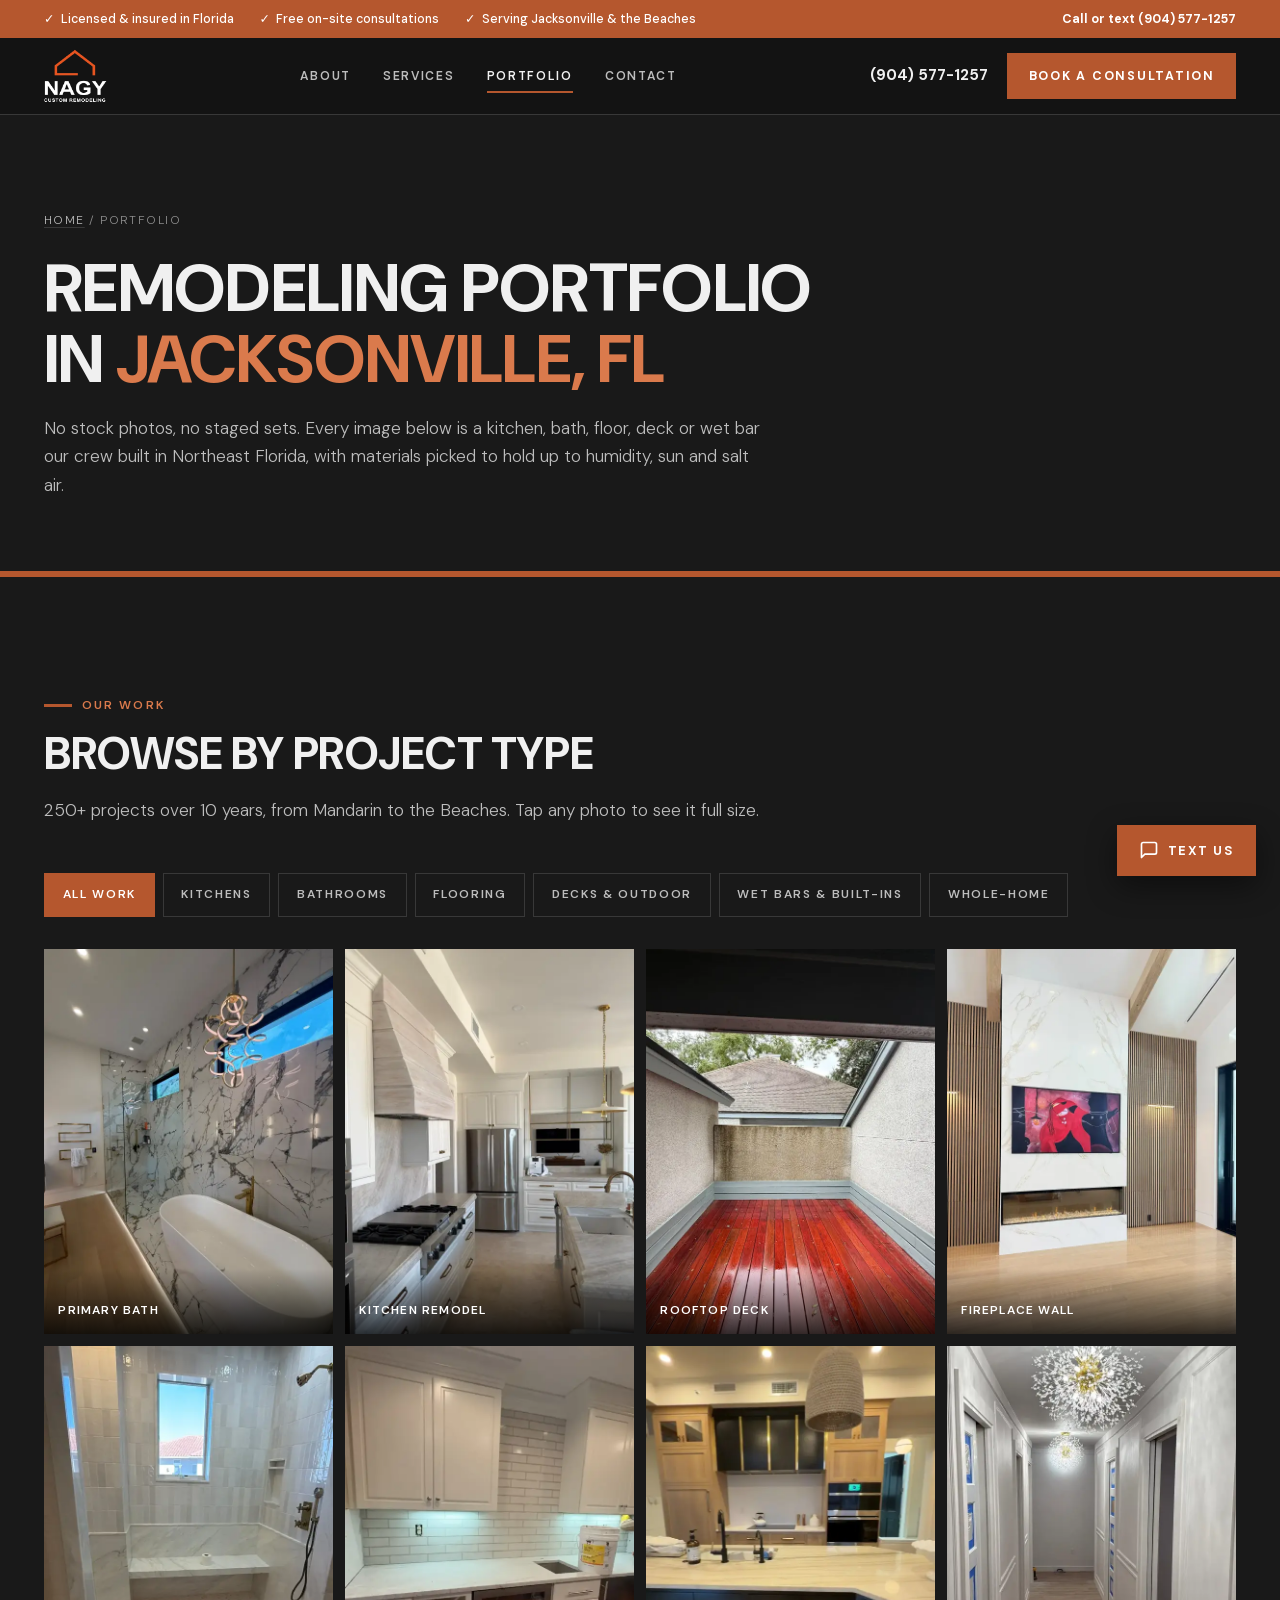
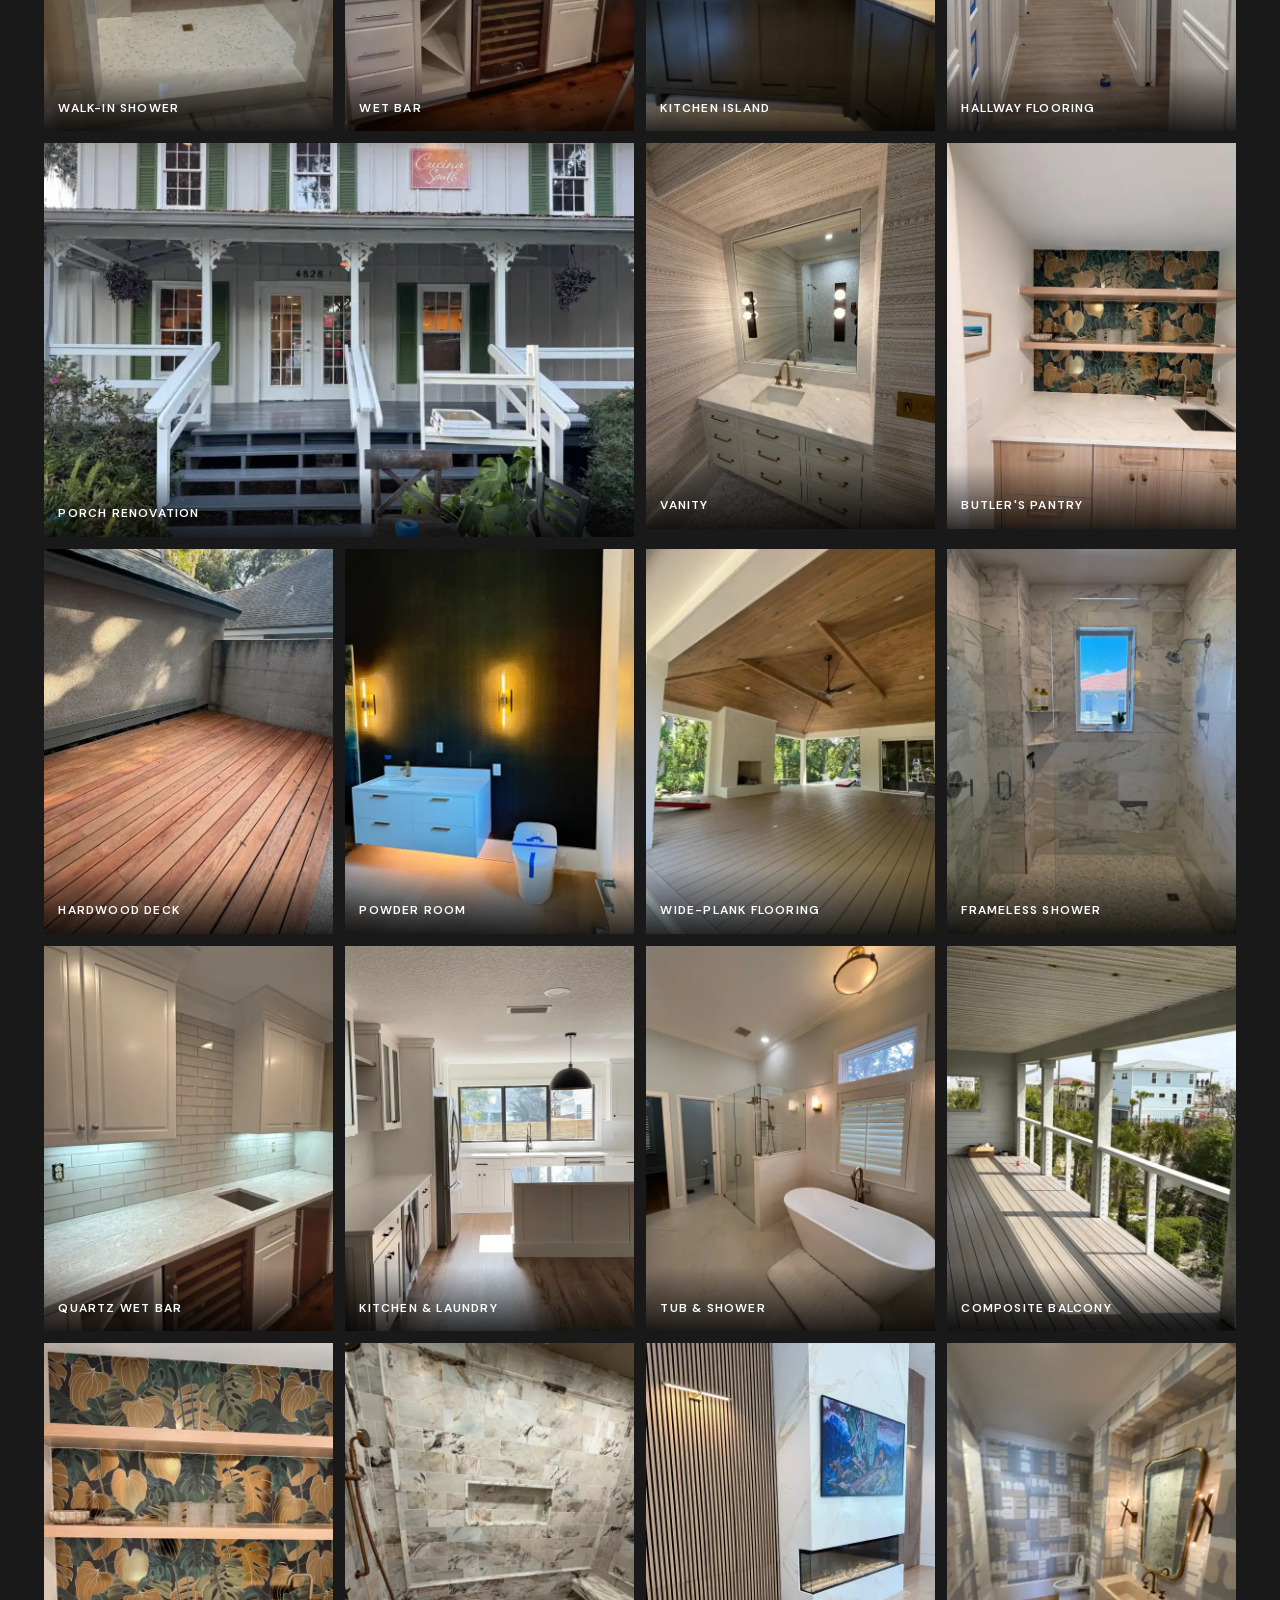
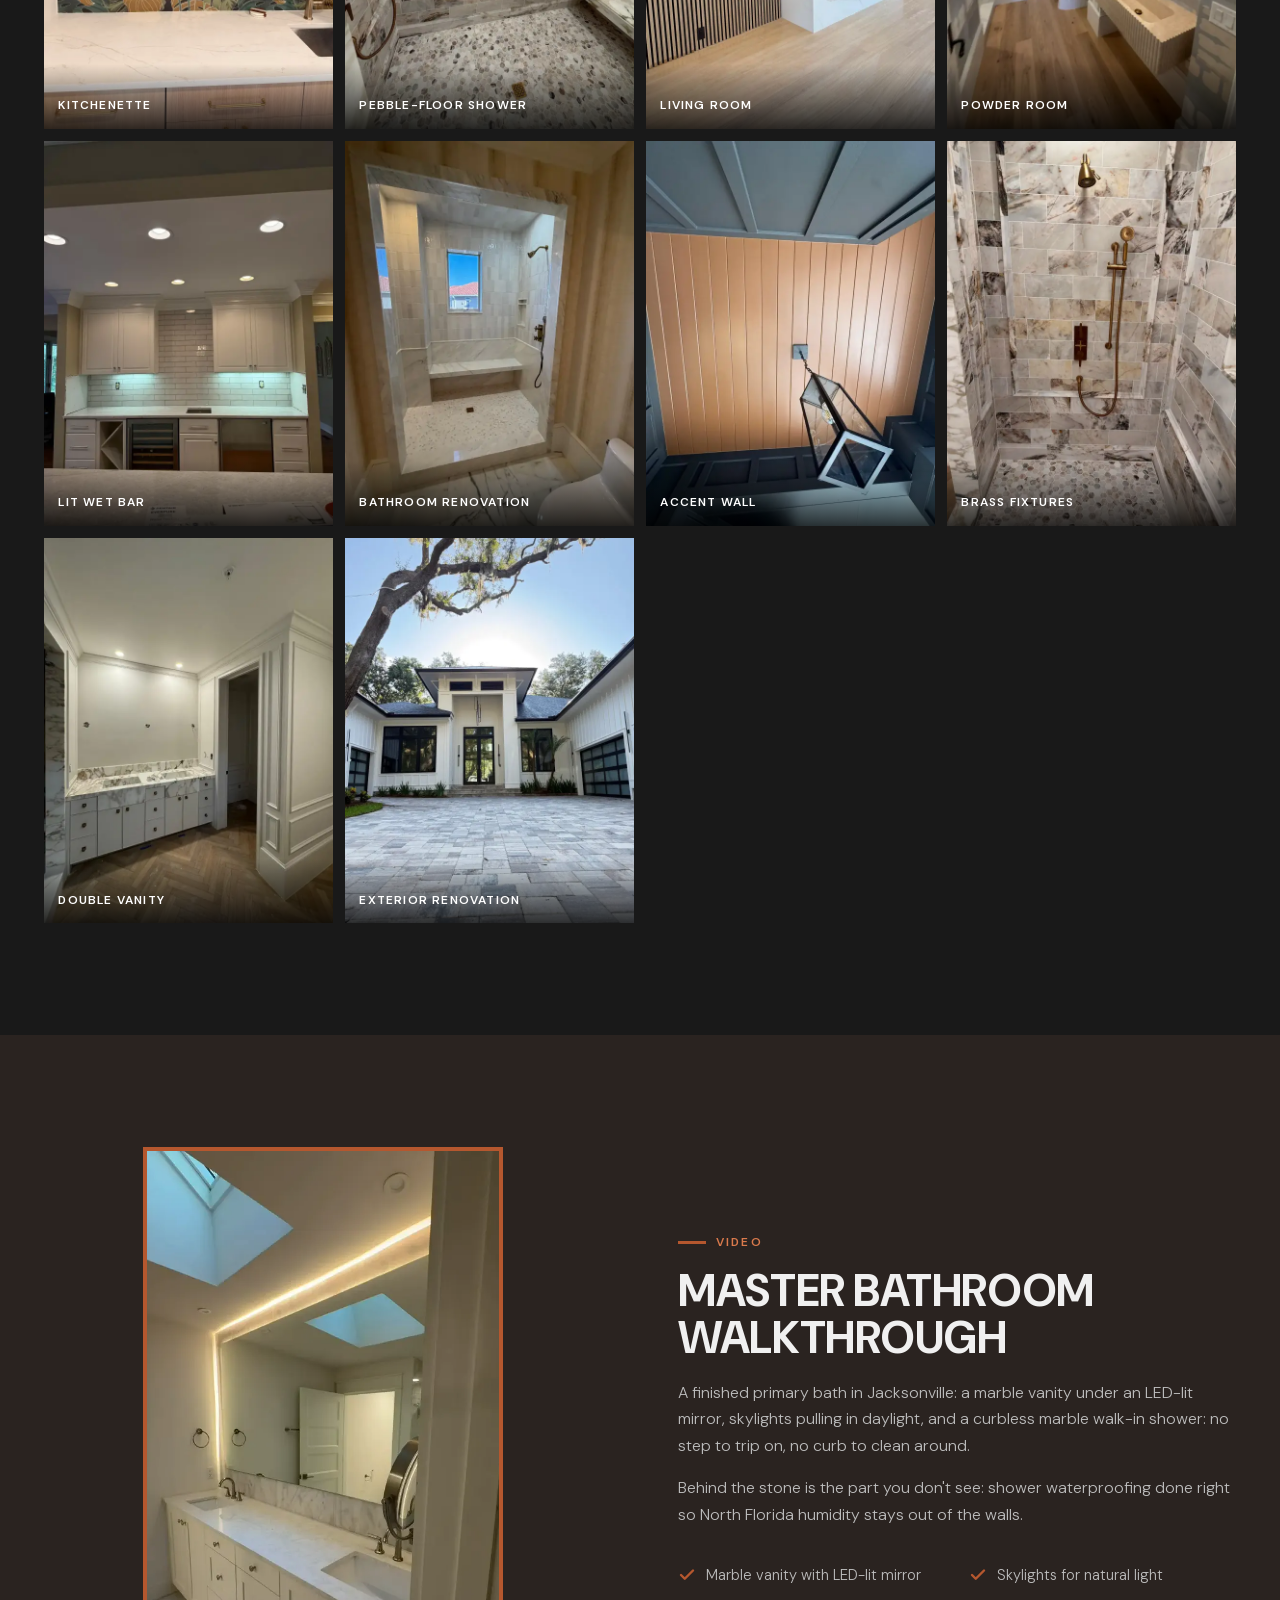
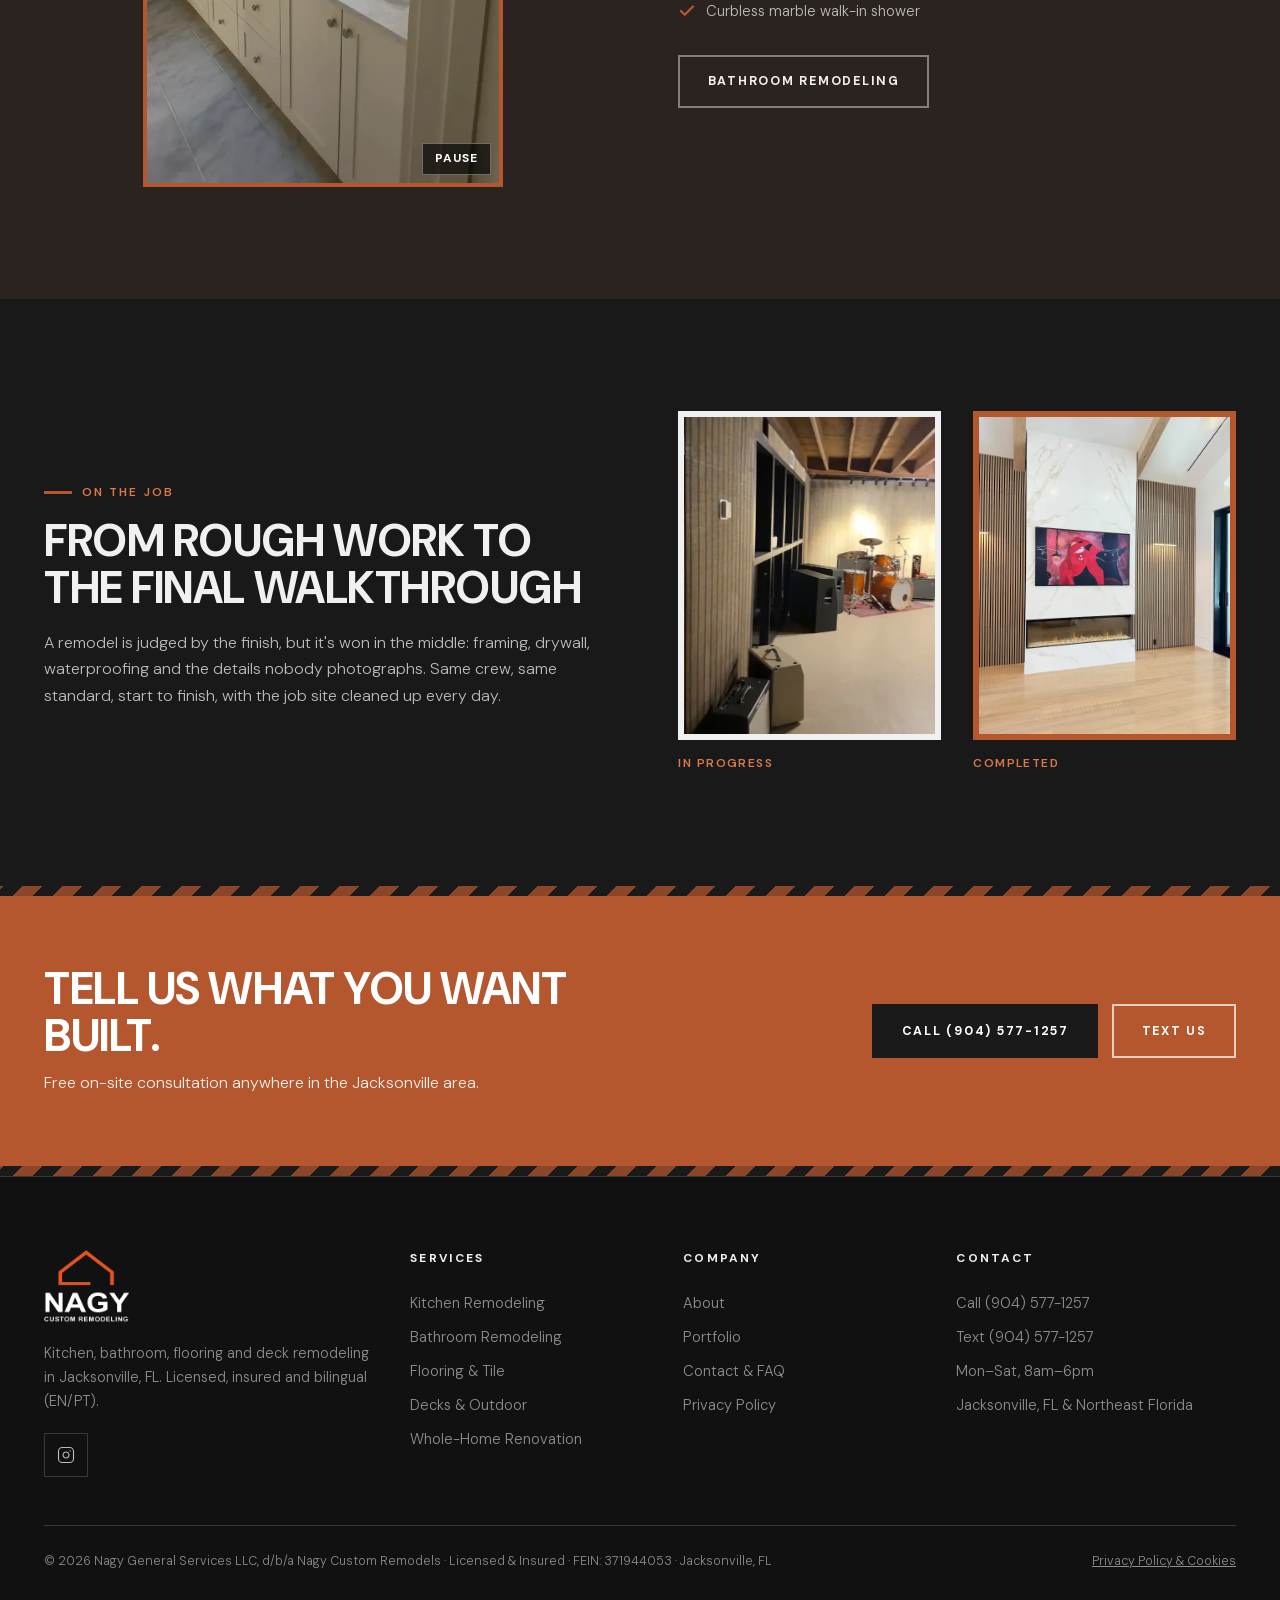
<file: portfolio/index.html>
<!DOCTYPE html>
<html lang="en" class="no-js">
<head>
  <meta charset="UTF-8">
  <meta http-equiv="Content-Security-Policy" content="base-uri 'self'; object-src 'none'; form-action 'none'; upgrade-insecure-requests">
  <meta name="facebook-domain-verification" content="wzfsiqrgyurxr0s23bkiso5p03whex" />
  <meta name="viewport" content="width=device-width, initial-scale=1.0">
  <title>Remodeling Portfolio · Jacksonville, FL | Nagy Custom Remodels</title>
  <meta name="description" content="Real kitchen, bathroom, flooring, deck and wet bar projects by Nagy Custom Remodels in Jacksonville, FL and Northeast Florida. Browse the full gallery.">
  <link rel="canonical" href="https://nagycustomremodels.com/portfolio/">

  <meta property="og:type"        content="website">
  <meta property="og:site_name"   content="Nagy Custom Remodels">
  <meta property="og:url"         content="https://nagycustomremodels.com/portfolio/">
  <meta property="og:title"       content="Remodeling Portfolio | Nagy Custom Remodels, Jacksonville, FL">
  <meta property="og:description" content="Kitchens, bathrooms, flooring, decks, wet bars and whole-home renovations completed in Jacksonville and Northeast Florida.">
  <meta property="og:image"       content="https://nagycustomremodels.com/assets/og-nagy-custom-remodels-jacksonville-fl.jpg">
  <meta property="og:image:width" content="1200">
  <meta property="og:image:height" content="630">
  <meta property="og:image:type" content="image/jpeg">
  <meta property="og:image:alt" content="Nagy Custom Remodels: kitchen and bath remodeling in Jacksonville, FL. Call (904) 577-1257.">
  <meta property="og:locale"      content="en_US">
  <meta name="twitter:card"        content="summary_large_image">
  <meta name="twitter:title"       content="Remodeling Portfolio | Jacksonville, FL">
  <meta name="twitter:description" content="Real kitchen, bath, flooring &amp; deck projects in Jacksonville, FL. Browse the gallery.">
  <meta name="twitter:image"       content="https://nagycustomremodels.com/assets/og-nagy-custom-remodels-jacksonville-fl.jpg">
  <meta name="theme-color" content="#191919">

  <script type="application/ld+json">
  {
    "@context": "https://schema.org",
    "@graph": [
      {
        "@type": "GeneralContractor",
        "@id": "https://nagycustomremodels.com/#business",
        "name": "Nagy Custom Remodels",
        "legalName": "Nagy General Services LLC",
        "url": "https://nagycustomremodels.com/",
        "telephone": "+1-904-577-1257",
        "logo": "https://nagycustomremodels.com/assets/icon-512.png",
        "image": [
          "https://nagycustomremodels.com/assets/primary-bathroom-freestanding-tub-marble-walls-jacksonville-fl.webp",
          "https://nagycustomremodels.com/assets/kitchen-remodel-white-cabinets-island.webp"
        ],
        "description": "Licensed and insured remodeling contractor in Jacksonville, FL: kitchen and bathroom remodeling, flooring, tile, decks, built-ins and whole-home renovations across Northeast Florida.",
        "priceRange": "$$-$$$",
        "knowsLanguage": ["en", "pt"],
        "address": { "@type": "PostalAddress", "addressLocality": "Jacksonville", "addressRegion": "FL", "addressCountry": "US" },
        "geo": { "@type": "GeoCoordinates", "latitude": 30.3322, "longitude": -81.6557 },
        "areaServed": [
          { "@type": "City", "name": "Jacksonville, FL" },
          { "@type": "City", "name": "Jacksonville Beach, FL" },
          { "@type": "City", "name": "Atlantic Beach, FL" },
          { "@type": "City", "name": "Neptune Beach, FL" },
          { "@type": "City", "name": "Ponte Vedra Beach, FL" },
          { "@type": "Place", "name": "Nocatee, FL" },
          { "@type": "Place", "name": "St. Johns, FL" },
          { "@type": "City", "name": "St. Augustine, FL" },
          { "@type": "City", "name": "Orange Park, FL" },
          { "@type": "Place", "name": "Fleming Island, FL" },
          { "@type": "City", "name": "Fernandina Beach, FL" }
        ],
        "openingHoursSpecification": {
          "@type": "OpeningHoursSpecification",
          "dayOfWeek": ["Monday","Tuesday","Wednesday","Thursday","Friday","Saturday"],
          "opens": "08:00",
          "closes": "18:00"
        },
        "sameAs": ["https://www.instagram.com/nagycustomremodels", "https://g.page/r/CTS8U1uaVWHhEBM"]
      },
      {
        "@type": "BreadcrumbList",
        "@id": "https://nagycustomremodels.com/portfolio/#breadcrumb",
        "itemListElement": [
          { "@type": "ListItem", "position": 1, "name": "Home", "item": "https://nagycustomremodels.com/" },
          { "@type": "ListItem", "position": 2, "name": "Portfolio", "item": "https://nagycustomremodels.com/portfolio/" }
        ]
      },
      {
        "@type": "CollectionPage",
        "@id": "https://nagycustomremodels.com/portfolio/#webpage",
        "url": "https://nagycustomremodels.com/portfolio/",
        "name": "Remodeling Portfolio in Jacksonville, FL",
        "description": "Kitchens, bathrooms, flooring, decks, wet bars and whole-home renovations completed by Nagy Custom Remodels in Jacksonville and Northeast Florida.",
        "inLanguage": "en-US",
        "isPartOf": { "@type": "WebSite", "url": "https://nagycustomremodels.com/", "name": "Nagy Custom Remodels" },
        "about": { "@id": "https://nagycustomremodels.com/#business" },
        "breadcrumb": { "@id": "https://nagycustomremodels.com/portfolio/#breadcrumb" },
        "primaryImageOfPage": "https://nagycustomremodels.com/assets/primary-bathroom-freestanding-tub-marble-walls-jacksonville-fl.webp"
      },
      {
        "@type": "VideoObject",
        "name": "Master bathroom remodel walkthrough in Jacksonville, FL",
        "description": "Walkthrough of a finished master bathroom remodel by Nagy Custom Remodels: marble vanity with LED-lit mirror, skylights and a curbless marble walk-in shower.",
        "thumbnailUrl": "https://nagycustomremodels.com/assets/master-bathroom-remodel-walkthrough-jacksonville-fl-poster.webp",
        "contentUrl": "https://nagycustomremodels.com/assets/master-bathroom-remodel-walkthrough-jacksonville-fl.mp4",
        "uploadDate": "2026-10-07",
        "duration": "PT8S",
        "publisher": { "@id": "https://nagycustomremodels.com/#business" }
      }
    ]
  }
  </script>

  <!-- Google Tag Manager (adiado: 1ª interação ou 3 s após o load, para não travar o carregamento) -->
  <script>(function(w,d){w.dataLayer=w.dataLayer||[];var ev=['scroll','pointerdown','keydown','touchstart'],done=0;
  function go(){if(done)return;done=1;ev.forEach(function(e){w.removeEventListener(e,go)});
  w.dataLayer.push({'gtm.start':new Date().getTime(),event:'gtm.js'});var j=d.createElement('script');
  j.async=true;j.src='https://www.googletagmanager.com/gtm.js?id=GTM-T8LSBB48';d.head.appendChild(j)}
  ev.forEach(function(e){w.addEventListener(e,go,{passive:true})});
  w.addEventListener('load',function(){setTimeout(go,3000)})})(window,document);</script>
  <!-- End Google Tag Manager -->

  <link rel="icon" type="image/png" sizes="48x48" href="/assets/favicon-48.png">
  <link rel="manifest" href="/manifest.json">
  <link rel="apple-touch-icon" href="/assets/apple-touch-icon.png">
  <link rel="preload" href="/assets/fonts/dmsans-latin.woff2" as="font" type="font/woff2" crossorigin>
  <link rel="stylesheet" href="/assets/style.css">
  <script src="/assets/site.js" defer></script>
  <style>
    /* Página: item largo 3:2 casa com a altura das células 3:4 vizinhas; vídeo vertical sem estourar a coluna */
    .gal-item.wide { aspect-ratio: 3/2; }
    .pf-video { max-width: 360px; width: 100%; margin-inline: auto; }
    .pf-pair { display: grid; grid-template-columns: 1fr 1fr; gap: clamp(1rem, 3vw, 2rem); }
    .pf-pair img { width: 100%; aspect-ratio: 4/5; object-fit: cover; border: 6px solid var(--ink); }
    .pf-pair figure + figure img { border-color: var(--accent); }
    .pf-pair figcaption { margin-top: .9rem; font-size: .75rem; font-weight: 600; letter-spacing: .12em; text-transform: uppercase; color: var(--accent-l); }
  </style>
</head>
<body>
<!-- Google Tag Manager (noscript) -->
<noscript><iframe src="https://www.googletagmanager.com/ns.html?id=GTM-T8LSBB48"
height="0" width="0" style="display:none;visibility:hidden"></iframe></noscript>
<!-- End Google Tag Manager (noscript) -->
<a class="skip-link" href="#main">Skip to content</a>

<div class="topbar">
  <div class="container">
    <div class="topbar-items">
      <span>Licensed &amp; insured in Florida</span>
      <span>Free on-site consultations</span>
      <span>Serving Jacksonville &amp; the Beaches</span>
    </div>
    <a href="tel:+19045771257">Call or text (904) 577-1257</a>
  </div>
</div>

<header class="nav" id="mainNav">
  <div class="container nav-inner">
    <a href="/" class="logo" aria-label="Nagy Custom Remodels, home">
      <img src="/assets/logo-original-branco.webp" alt="Nagy Custom Remodels" width="210" height="180">
    </a>
    <nav aria-label="Main">
      <ul class="nav-links">
        <li><a href="/about/">About</a></li>
        <li><a href="/services/">Services</a></li>
        <li><a href="/portfolio/" aria-current="page">Portfolio</a></li>
        <li><a href="/contact/">Contact</a></li>
      </ul>
    </nav>
    <div class="nav-right">
      <a href="tel:+19045771257" class="nav-phone">(904) 577-1257</a>
      <a href="/contact/#book" class="btn">Book a Consultation</a>
      <button class="hamburger" id="hamburger" type="button" aria-label="Open menu" aria-expanded="false" aria-controls="mobMenu">
        <span></span><span></span><span></span>
      </button>
    </div>
  </div>
</header>

<div class="mob-menu" id="mobMenu">
  <a href="/about/">About</a>
  <a href="/services/">Services</a>
  <a href="/portfolio/" aria-current="page">Portfolio</a>
  <a href="/contact/">Contact</a>
  <a href="tel:+19045771257">Call (904) 577-1257</a>
  <a href="sms:+19045771257">Text us (iMessage / SMS)</a>
  <a href="https://instagram.com/nagycustomremodels" target="_blank" rel="noopener noreferrer">Instagram @nagycustomremodels</a>
  <a href="/contact/#book" class="btn">Book a Consultation</a>
</div>

<main id="main">

<!-- ═══════════ PAGE HERO ═══════════ -->
<section class="page-hero">
  <div class="container">
    <p class="breadcrumb"><a href="/">Home</a> / Portfolio</p>
    <h1 class="h1">Remodeling Portfolio in <em>Jacksonville, FL</em></h1>
    <p class="lead">No stock photos, no staged sets. Every image below is a kitchen, bath, floor, deck or wet bar our crew built in Northeast Florida, with materials picked to hold up to humidity, sun and salt air.</p>
  </div>
</section>

<!-- ═══════════ GALLERY ═══════════ -->
<section class="sec" id="gallery">
  <div class="container">
    <div class="sec-head">
      <span class="eyebrow reveal">Our work</span>
      <h2 class="h2 reveal d1">Browse by project type</h2>
      <p class="lead reveal d2">250+ projects over 10 years, from Mandarin to the Beaches. Tap any photo to see it full size.</p>
    </div>

    <div class="filters" role="group" aria-label="Filter projects">
      <button type="button" class="filter-btn" data-filter="all" aria-pressed="true">All work</button>
      <button type="button" class="filter-btn" data-filter="kitchen" aria-pressed="false">Kitchens</button>
      <button type="button" class="filter-btn" data-filter="bathroom" aria-pressed="false">Bathrooms</button>
      <button type="button" class="filter-btn" data-filter="flooring" aria-pressed="false">Flooring</button>
      <button type="button" class="filter-btn" data-filter="outdoor" aria-pressed="false">Decks &amp; Outdoor</button>
      <button type="button" class="filter-btn" data-filter="built-ins" aria-pressed="false">Wet Bars &amp; Built-ins</button>
      <button type="button" class="filter-btn" data-filter="whole-home" aria-pressed="false">Whole-Home</button>
    </div>

    <div class="gal-grid">
      <button type="button" class="gal-item reveal" data-cat="bathroom" data-src="/assets/primary-bathroom-freestanding-tub-marble-walls-jacksonville-fl.webp" data-lbl="Primary bathroom with freestanding tub in Jacksonville, FL">
        <img src="/assets/primary-bathroom-freestanding-tub-marble-walls-jacksonville-fl-600.webp" alt="Primary bathroom remodel with freestanding tub, marble walls and chandelier in Jacksonville, FL" width="600" height="800" fetchpriority="high"><span class="gal-lbl">Primary bath</span>
      </button>
      <button type="button" class="gal-item reveal d1" data-cat="kitchen" data-src="/assets/kitchen-remodel-white-cabinets-island.webp" data-lbl="Kitchen remodel with white cabinets and island in Jacksonville, FL">
        <img src="/assets/kitchen-remodel-white-cabinets-island-600.webp" alt="White kitchen remodel with island, range hood and stone countertops in Jacksonville, FL" width="600" height="800" loading="lazy"><span class="gal-lbl">Kitchen remodel</span>
      </button>
      <button type="button" class="gal-item reveal d2" data-cat="outdoor" data-src="/assets/rooftop-deck-red-stained-hardwood-jacksonville-fl.webp" data-lbl="Rooftop deck in red-stained hardwood in Jacksonville, FL">
        <img src="/assets/rooftop-deck-red-stained-hardwood-jacksonville-fl-600.webp" alt="Rooftop terrace deck with red-stained hardwood boards in Jacksonville, FL" width="600" height="1067" loading="lazy"><span class="gal-lbl">Rooftop deck</span>
      </button>
      <button type="button" class="gal-item reveal d3" data-cat="whole-home built-ins" data-src="/assets/living-room-fireplace-marble-wood-slat-wall-jacksonville-fl.webp" data-lbl="Marble fireplace with wood slat wall in Jacksonville, FL">
        <img src="/assets/living-room-fireplace-marble-wood-slat-wall-jacksonville-fl-600.webp" alt="Living room with marble-clad fireplace and wood slat accent walls in Jacksonville, FL" width="600" height="800" loading="lazy"><span class="gal-lbl">Fireplace wall</span>
      </button>
      <button type="button" class="gal-item reveal" data-cat="bathroom" data-src="/assets/walk-in-shower-marble-tile-built-in-bench-jacksonville-fl.webp" data-lbl="Marble walk-in shower with built-in bench in Jacksonville, FL">
        <img src="/assets/walk-in-shower-marble-tile-built-in-bench-jacksonville-fl-600.webp" alt="Marble tile walk-in shower with built-in bench and window in Jacksonville, FL" width="600" height="1067" loading="lazy"><span class="gal-lbl">Walk-in shower</span>
      </button>
      <button type="button" class="gal-item reveal d1" data-cat="built-ins" data-src="/assets/wet-bar-white-cabinets-wine-fridge-jacksonville-fl.webp" data-lbl="Wet bar with white cabinets and wine fridge in Jacksonville, FL">
        <img src="/assets/wet-bar-white-cabinets-wine-fridge-jacksonville-fl-600.webp" alt="Wet bar with white cabinets and wine fridge in an open living area in Jacksonville, FL" width="600" height="1067" loading="lazy"><span class="gal-lbl">Wet bar</span>
      </button>
      <button type="button" class="gal-item reveal d2" data-cat="kitchen" data-src="/assets/kitchen-island-black-countertop-pendant.webp" data-lbl="Kitchen island with dark cabinets and pendant light in Jacksonville, FL">
        <img src="/assets/kitchen-island-black-countertop-pendant-600.webp" alt="Kitchen island with dark cabinetry, light countertop and pendant light in Jacksonville, FL" width="600" height="1049" loading="lazy"><span class="gal-lbl">Kitchen island</span>
      </button>
      <button type="button" class="gal-item reveal d3" data-cat="flooring whole-home" data-src="/assets/flooring-hallway-wood-contemporary.webp" data-lbl="Hallway flooring and trim in Jacksonville, FL">
        <img src="/assets/flooring-hallway-wood-contemporary-600.webp" alt="Hallway with new wood-look flooring, wall trim and chandelier in Jacksonville, FL" width="600" height="1067" loading="lazy"><span class="gal-lbl">Hallway flooring</span>
      </button>
      <button type="button" class="gal-item wide reveal" data-cat="outdoor" data-src="/assets/exterior-porch-colonial-style-renovation.webp" data-lbl="Front porch renovation in Jacksonville, FL">
        <img src="/assets/exterior-porch-colonial-style-renovation-600.webp" alt="Renovated front porch and steps on a historic-style home in Jacksonville, FL" width="600" height="450" loading="lazy"><span class="gal-lbl">Porch renovation</span>
      </button>
      <button type="button" class="gal-item reveal d1" data-cat="bathroom" data-src="/assets/bathroom-vanity-marble-top-textured-wallpaper-jacksonville-fl.webp" data-lbl="Marble-top vanity with textured wallpaper in Jacksonville, FL">
        <img src="/assets/bathroom-vanity-marble-top-textured-wallpaper-jacksonville-fl-600.webp" alt="Bathroom vanity with marble top, brass hardware and textured wallpaper in Jacksonville, FL" width="600" height="800" loading="lazy"><span class="gal-lbl">Vanity</span>
      </button>
      <button type="button" class="gal-item reveal d2" data-cat="built-ins kitchen" data-src="/assets/butler-pantry-floating-shelves-light-wood-cabinets-jacksonville-fl.webp" data-lbl="Butler's pantry with floating shelves in Jacksonville, FL">
        <img src="/assets/butler-pantry-floating-shelves-light-wood-cabinets-jacksonville-fl-600.webp" alt="Butler's pantry with floating shelves and light wood cabinets in Jacksonville, FL" width="600" height="800" loading="lazy"><span class="gal-lbl">Butler's pantry</span>
      </button>
      <button type="button" class="gal-item reveal" data-cat="outdoor" data-src="/assets/second-story-hardwood-deck-jacksonville-fl.webp" data-lbl="Second-story hardwood deck in Jacksonville, FL">
        <img src="/assets/second-story-hardwood-deck-jacksonville-fl-600.webp" alt="Second-story hardwood deck installation in Jacksonville, FL" width="600" height="1067" loading="lazy"><span class="gal-lbl">Hardwood deck</span>
      </button>
      <button type="button" class="gal-item reveal d1" data-cat="bathroom" data-src="/assets/powder-room-floating-vanity-navy-accent-wall-jacksonville-fl.webp" data-lbl="Powder room with navy accent wall in Jacksonville, FL">
        <img src="/assets/powder-room-floating-vanity-navy-accent-wall-jacksonville-fl-600.webp" alt="Powder room with floating vanity, navy accent wall and brass sconces in Jacksonville, FL" width="600" height="800" loading="lazy"><span class="gal-lbl">Powder room</span>
      </button>
      <button type="button" class="gal-item reveal d2" data-cat="flooring whole-home" data-src="/assets/flooring-hardwood-deck-wooden-ceiling.webp" data-lbl="Wide-plank flooring under a wood ceiling in Jacksonville, FL">
        <img src="/assets/flooring-hardwood-deck-wooden-ceiling-600.webp" alt="Open room with wide-plank flooring and wood plank ceiling in Jacksonville, FL" width="600" height="1067" loading="lazy"><span class="gal-lbl">Wide-plank flooring</span>
      </button>
      <button type="button" class="gal-item reveal d3" data-cat="bathroom" data-src="/assets/walk-in-shower-marble-frameless-glass-jacksonville-fl.webp" data-lbl="Marble walk-in shower with frameless glass in Jacksonville, FL">
        <img src="/assets/walk-in-shower-marble-frameless-glass-jacksonville-fl-600.webp" alt="Marble walk-in shower with frameless glass and window in Jacksonville, FL" width="600" height="800" loading="lazy"><span class="gal-lbl">Frameless shower</span>
      </button>
      <button type="button" class="gal-item reveal" data-cat="built-ins" data-src="/assets/wet-bar-quartz-counter-subway-tile-jacksonville-fl.webp" data-lbl="Wet bar with quartz counter and subway tile in Jacksonville, FL">
        <img src="/assets/wet-bar-quartz-counter-subway-tile-jacksonville-fl-600.webp" alt="Wet bar with quartz counter, subway tile backsplash and wine fridge in Jacksonville, FL" width="600" height="1067" loading="lazy"><span class="gal-lbl">Quartz wet bar</span>
      </button>
      <button type="button" class="gal-item reveal d1" data-cat="kitchen" data-src="/assets/kitchen-laundry-room-grey-cabinetry.webp" data-lbl="Kitchen and laundry cabinetry in Jacksonville, FL">
        <img src="/assets/kitchen-laundry-room-grey-cabinetry-600.webp" alt="Kitchen and laundry area with cabinetry, island and pendant light in Jacksonville, FL" width="600" height="1067" loading="lazy"><span class="gal-lbl">Kitchen &amp; laundry</span>
      </button>
      <button type="button" class="gal-item reveal d2" data-cat="bathroom" data-src="/assets/bathroom-remodel-freestanding-tub-glass-shower-jacksonville-fl.webp" data-lbl="Bathroom with freestanding tub and glass shower in Jacksonville, FL">
        <img src="/assets/bathroom-remodel-freestanding-tub-glass-shower-jacksonville-fl-600.webp" alt="Bathroom remodel with freestanding tub and glass shower enclosure in Jacksonville, FL" width="600" height="800" loading="lazy"><span class="gal-lbl">Tub &amp; shower</span>
      </button>
      <button type="button" class="gal-item reveal d3" data-cat="outdoor" data-src="/assets/covered-balcony-composite-decking-jacksonville-fl.webp" data-lbl="Covered balcony with composite decking in Jacksonville, FL">
        <img src="/assets/covered-balcony-composite-decking-jacksonville-fl-600.webp" alt="Covered second-story balcony with composite decking near the beach in Jacksonville, FL" width="600" height="1066" loading="lazy"><span class="gal-lbl">Composite balcony</span>
      </button>
      <button type="button" class="gal-item reveal" data-cat="built-ins kitchen" data-src="/assets/kitchenette-tropical-wallpaper-backsplash-jacksonville-fl.webp" data-lbl="Kitchenette with tropical wallpaper in Jacksonville, FL">
        <img src="/assets/kitchenette-tropical-wallpaper-backsplash-jacksonville-fl-600.webp" alt="Kitchenette with tropical wallpaper backsplash and open shelves in Jacksonville, FL" width="600" height="800" loading="lazy"><span class="gal-lbl">Kitchenette</span>
      </button>
      <button type="button" class="gal-item reveal d1" data-cat="bathroom" data-src="/assets/marble-shower-pebble-floor-brass-fixtures-jacksonville-fl.webp" data-lbl="Marble shower with pebble floor in Jacksonville, FL">
        <img src="/assets/marble-shower-pebble-floor-brass-fixtures-jacksonville-fl-600.webp" alt="Marble shower with pebble floor and brushed brass fixtures in Jacksonville, FL" width="600" height="800" loading="lazy"><span class="gal-lbl">Pebble-floor shower</span>
      </button>
      <button type="button" class="gal-item reveal d2" data-cat="whole-home" data-src="/assets/living-room-fireplace-feature-wall-hardwood.webp" data-lbl="Living room fireplace feature wall in Jacksonville, FL">
        <img src="/assets/living-room-fireplace-feature-wall-hardwood-600.webp" alt="Living room fireplace feature wall with wood slats and light hardwood floor in Jacksonville, FL" width="600" height="800" loading="lazy"><span class="gal-lbl">Living room</span>
      </button>
      <button type="button" class="gal-item reveal d3" data-cat="bathroom" data-src="/assets/powder-room-patterned-wallpaper-brass-mirror-jacksonville-fl.webp" data-lbl="Powder room with patterned wallpaper in Jacksonville, FL">
        <img src="/assets/powder-room-patterned-wallpaper-brass-mirror-jacksonville-fl-600.webp" alt="Powder room with patterned wallpaper and brass mirror in Jacksonville, FL" width="600" height="800" loading="lazy"><span class="gal-lbl">Powder room</span>
      </button>
      <button type="button" class="gal-item reveal" data-cat="built-ins" data-src="/assets/wet-bar-remodel-under-cabinet-lighting-jacksonville-fl.webp" data-lbl="Wet bar with under-cabinet lighting in Jacksonville, FL">
        <img src="/assets/wet-bar-remodel-under-cabinet-lighting-jacksonville-fl-600.webp" alt="Wet bar remodel with under-cabinet lighting in Jacksonville, FL" width="600" height="800" loading="lazy"><span class="gal-lbl">Lit wet bar</span>
      </button>
      <button type="button" class="gal-item reveal d1" data-cat="bathroom" data-src="/assets/bathroom-shower-glass-enclosure-renovation.webp" data-lbl="Shower with glass enclosure and bench in Jacksonville, FL">
        <img src="/assets/bathroom-shower-glass-enclosure-renovation-600.webp" alt="Bathroom renovation with glass shower enclosure, bench and window in Jacksonville, FL" width="600" height="800" loading="lazy"><span class="gal-lbl">Bathroom renovation</span>
      </button>
      <button type="button" class="gal-item reveal d2" data-cat="built-ins whole-home" data-src="/assets/interior-accent-wall-wood-siding-modern.webp" data-lbl="Wood accent wall in Jacksonville, FL">
        <img src="/assets/interior-accent-wall-wood-siding-modern-600.webp" alt="Interior accent wall in vertical wood paneling in Jacksonville, FL" width="600" height="800" loading="lazy"><span class="gal-lbl">Accent wall</span>
      </button>
      <button type="button" class="gal-item reveal d3" data-cat="bathroom" data-src="/assets/marble-shower-brass-handheld-niche-jacksonville-fl.webp" data-lbl="Marble shower with brass handheld and niche in Jacksonville, FL">
        <img src="/assets/marble-shower-brass-handheld-niche-jacksonville-fl-600.webp" alt="Marble shower with brushed brass handheld shower and niche in Jacksonville, FL" width="600" height="800" loading="lazy"><span class="gal-lbl">Brass fixtures</span>
      </button>
      <button type="button" class="gal-item reveal" data-cat="bathroom" data-src="/assets/bathroom-vanity-double-marble-luxury.webp" data-lbl="Double vanity with marble top in Jacksonville, FL">
        <img src="/assets/bathroom-vanity-double-marble-luxury-600.webp" alt="Double bathroom vanity with marble top and herringbone floor in Jacksonville, FL" width="600" height="800" loading="lazy"><span class="gal-lbl">Double vanity</span>
      </button>
      <button type="button" class="gal-item reveal d1" data-cat="outdoor whole-home" data-src="/assets/exterior-home-white-modern-facade-driveway.webp" data-lbl="Exterior renovation in Jacksonville, FL">
        <img src="/assets/exterior-home-white-modern-facade-driveway-600.webp" alt="White modern home exterior with paver driveway in Jacksonville, FL" width="600" height="800" loading="lazy"><span class="gal-lbl">Exterior renovation</span>
      </button>
    </div>
  </div>
</section>

<!-- ═══════════ VIDEO ═══════════ -->
<section class="sec sec-brown" id="video">
  <div class="container split">
    <div class="gal-video pf-video reveal">
      <video data-autoplay controls muted loop playsinline preload="none" poster="/assets/master-bathroom-remodel-walkthrough-jacksonville-fl-poster.webp" aria-label="Walkthrough video of a master bathroom remodel in Jacksonville">
        <source src="/assets/master-bathroom-remodel-walkthrough-jacksonville-fl.mp4" type="video/mp4">
      </video>
    </div>
    <div class="split-copy">
      <span class="eyebrow reveal">Video</span>
      <h2 class="h2 reveal d1">Master bathroom walkthrough</h2>
      <p class="reveal d2">A finished primary bath in Jacksonville: a marble vanity under an LED-lit mirror, skylights pulling in daylight, and a curbless marble walk-in shower: no step to trip on, no curb to clean around.</p>
      <p class="reveal d2">Behind the stone is the part you don't see: shower waterproofing done right so North Florida humidity stays out of the walls.</p>
      <ul class="checks reveal d3">
        <li>Marble vanity with LED-lit mirror</li>
        <li>Skylights for natural light</li>
        <li>Curbless marble walk-in shower</li>
      </ul>
      <div class="btn-row reveal d3" style="margin-top:2rem">
        <a href="/services/#bathroom" class="btn btn-ghost">Bathroom remodeling</a>
      </div>
    </div>
  </div>
</section>

<!-- ═══════════ IN PROGRESS / COMPLETED ═══════════ -->
<section class="sec" id="in-progress">
  <div class="container split">
    <div class="split-copy">
      <span class="eyebrow reveal">On the job</span>
      <h2 class="h2 reveal d1">From rough work to the final walkthrough</h2>
      <p class="reveal d2">A remodel is judged by the finish, but it's won in the middle: framing, drywall, waterproofing and the details nobody photographs. Same crew, same standard, start to finish, with the job site cleaned up every day.</p>
    </div>
    <div class="pf-pair reveal d2">
      <figure>
        <img src="/assets/studio-basement-renovation-drywall-600.webp" alt="Basement studio renovation in progress with open ceiling joists in Jacksonville, FL" width="600" height="1045" loading="lazy">
        <figcaption>In progress</figcaption>
      </figure>
      <figure>
        <img src="/assets/living-room-fireplace-marble-wood-slat-wall-jacksonville-fl-600.webp" alt="Completed living room with marble fireplace and wood slat wall in Jacksonville, FL" width="600" height="800" loading="lazy">
        <figcaption>Completed</figcaption>
      </figure>
    </div>
  </div>
</section>

<!-- ═══════════ CTA ═══════════ -->
<section class="cta-band">
  <div class="container cta-inner">
    <div>
      <h2 class="h2">Tell us what you want built.</h2>
      <p>Free on-site consultation anywhere in the Jacksonville area.</p>
    </div>
    <div class="btn-row">
      <a href="tel:+19045771257" class="btn btn-dark">Call (904) 577-1257</a>
      <a href="sms:+19045771257" class="btn btn-ghost">Text us</a>
    </div>
  </div>
</section>

</main>

<!-- ═══════════ FOOTER ═══════════ -->
<footer class="footer">
  <div class="container">
    <div class="footer-grid">
      <div>
        <a href="/" class="footer-logo"><img src="/assets/logo-original-branco.webp" alt="Nagy Custom Remodels" width="210" height="180" loading="lazy"></a>
        <p class="footer-tagline">Kitchen, bathroom, flooring and deck remodeling in Jacksonville, FL. Licensed, insured and bilingual (EN/PT).</p>
        <a href="https://instagram.com/nagycustomremodels" target="_blank" rel="noopener noreferrer" class="footer-social" aria-label="Instagram">
          <svg width="18" height="18" viewBox="0 0 24 24" fill="none" stroke="currentColor" stroke-width="1.5" stroke-linecap="round" stroke-linejoin="round" aria-hidden="true"><rect x="2" y="2" width="20" height="20" rx="5" ry="5"/><path d="M16 11.37A4 4 0 1 1 12.63 8 4 4 0 0 1 16 11.37z"/><line x1="17.5" y1="6.5" x2="17.51" y2="6.5"/></svg>
        </a>
      </div>
      <div>
        <p class="footer-h">Services</p>
        <a href="/services/#kitchen" class="footer-link">Kitchen Remodeling</a>
        <a href="/services/#bathroom" class="footer-link">Bathroom Remodeling</a>
        <a href="/services/#flooring" class="footer-link">Flooring &amp; Tile</a>
        <a href="/services/#decks" class="footer-link">Decks &amp; Outdoor</a>
        <a href="/services/#whole-home" class="footer-link">Whole-Home Renovation</a>
      </div>
      <div>
        <p class="footer-h">Company</p>
        <a href="/about/" class="footer-link">About</a>
        <a href="/portfolio/" class="footer-link">Portfolio</a>
        <a href="/contact/" class="footer-link">Contact &amp; FAQ</a>
        <a href="/privacy/" class="footer-link">Privacy Policy</a>
      </div>
      <div>
        <p class="footer-h">Contact</p>
        <a href="tel:+19045771257" class="footer-link">Call (904) 577-1257</a>
        <a href="sms:+19045771257" class="footer-link">Text (904) 577-1257</a>
        <span class="footer-link">Mon–Sat, 8am–6pm</span>
        <span class="footer-link">Jacksonville, FL &amp; Northeast Florida</span>
      </div>
    </div>
    <div class="footer-bottom">
      <p>© <span id="footerYear">2026</span> Nagy General Services LLC, d/b/a Nagy Custom Remodels · Licensed &amp; Insured · FEIN: 371944053 · Jacksonville, FL</p>
      <a href="/privacy/">Privacy Policy &amp; Cookies</a>
    </div>
  </div>
</footer>

<!-- ═══════════ TEXT US (desktop: popover nativo com QR; no celular fica a action-bar) ═══════════ -->
<button class="text-fab" type="button" popovertarget="textPanel"><svg width="20" height="20" viewBox="0 0 24 24" fill="none" stroke="currentColor" stroke-width="2" stroke-linecap="round" stroke-linejoin="round" aria-hidden="true"><path d="M21 15a2 2 0 0 1-2 2H7l-4 4V5a2 2 0 0 1 2-2h14a2 2 0 0 1 2 2z"/></svg>Text us</button>
<div class="text-panel" id="textPanel" popover role="dialog" aria-labelledby="textPanelTitle">
  <button class="text-panel-close" type="button" popovertarget="textPanel" popovertargetaction="hide" aria-label="Close">&#x2715;</button>
  <p class="text-panel-title" id="textPanelTitle">Text Nagy from your phone</p>
  <p class="text-panel-sub">Scan with your phone camera. Messages opens with your text ready to send.</p>
  <img src="/assets/qr-text-nagy.svg" width="168" height="168" alt="QR code that opens a text message to Nagy at (904) 577-1257" loading="lazy">
  <a class="text-panel-num" href="sms:+19045771257?&amp;body=Hi%20Nagy!%20I%27d%20like%20a%20free%20estimate.">(904) 577-1257</a>
  <p class="text-panel-alt">Or call <a href="tel:+19045771257">(904) 577-1257</a><br><a href="/contact/#book">Book a visit online</a></p>
</div>

<nav class="action-bar" aria-label="Quick contact">
  <a href="tel:+19045771257"><svg width="22" height="22" viewBox="0 0 24 24" fill="none" stroke="currentColor" stroke-width="2" stroke-linecap="round" stroke-linejoin="round" aria-hidden="true"><path d="M22 16.9v3a2 2 0 0 1-2.2 2 19.8 19.8 0 0 1-8.6-3.1 19.5 19.5 0 0 1-6-6A19.8 19.8 0 0 1 2.1 4.2 2 2 0 0 1 4.1 2h3a2 2 0 0 1 2 1.7c.1.9.4 1.8.7 2.7a2 2 0 0 1-.5 2.1L8.1 9.8a16 16 0 0 0 6 6l1.3-1.3a2 2 0 0 1 2.1-.4c.9.3 1.8.6 2.7.7a2 2 0 0 1 1.8 2z"/></svg>Call</a>
  <a href="sms:+19045771257"><svg width="22" height="22" viewBox="0 0 24 24" fill="none" stroke="currentColor" stroke-width="2" stroke-linecap="round" stroke-linejoin="round" aria-hidden="true"><path d="M21 15a2 2 0 0 1-2 2H7l-4 4V5a2 2 0 0 1 2-2h14a2 2 0 0 1 2 2z"/></svg>Text us</a>
  <a href="/contact/#book"><svg width="22" height="22" viewBox="0 0 24 24" fill="none" stroke="currentColor" stroke-width="2" stroke-linecap="round" stroke-linejoin="round" aria-hidden="true"><rect x="3" y="4" width="18" height="18" rx="2"/><path d="M16 2v4M8 2v4M3 10h18"/></svg>Book a visit</a>
</nav>

<!-- ═══════════ LIGHTBOX ═══════════ -->
<div class="lb" id="lb" role="dialog" aria-modal="true" aria-label="Photo viewer">
  <button class="lb-close" id="lbClose" type="button" aria-label="Close">&#x2715;</button>
  <button class="lb-btn lb-prev" id="lbPrev" type="button" aria-label="Previous photo">&#8249;</button>
  <img class="lb-img" id="lbImg" alt="">
  <button class="lb-btn lb-next" id="lbNext" type="button" aria-label="Next photo">&#8250;</button>
  <span class="lb-caption" id="lbCaption"></span>
  <span class="lb-counter" id="lbCounter"></span>
</div>
</body>
</html>
</file>
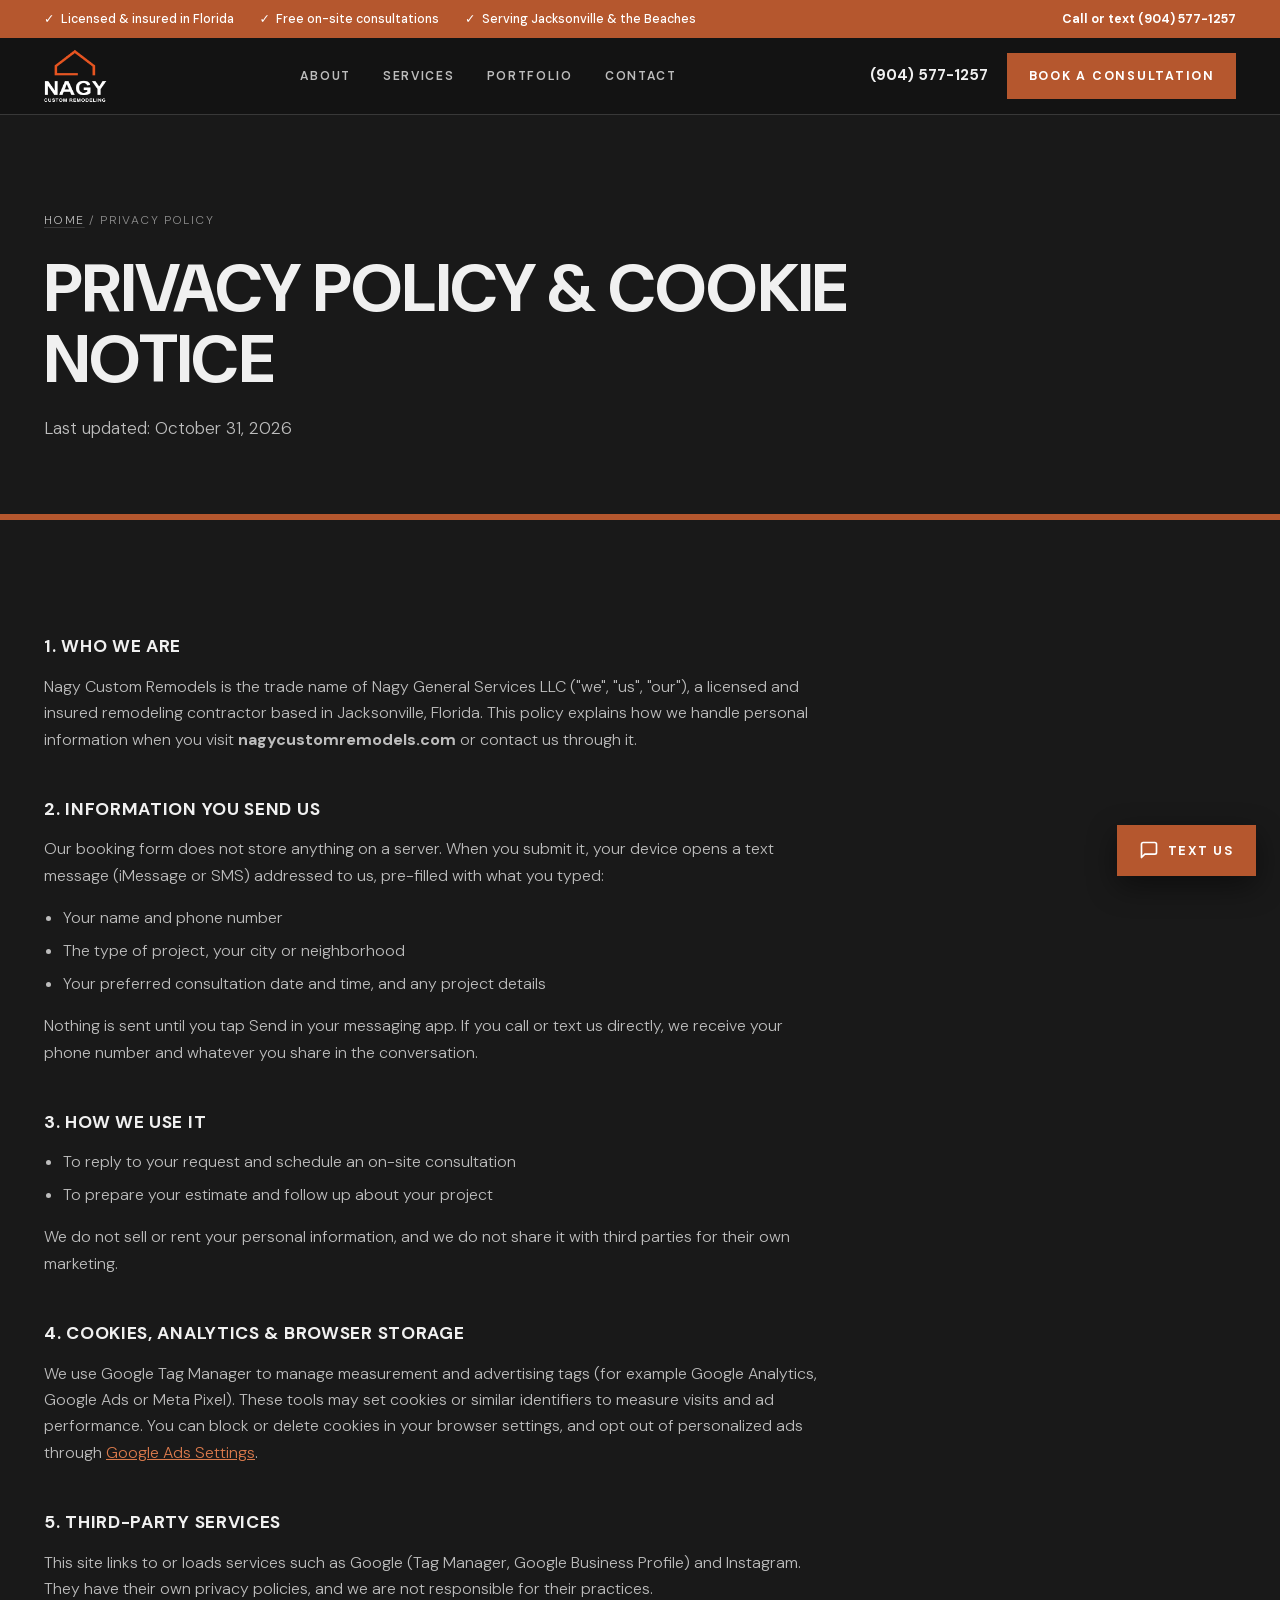
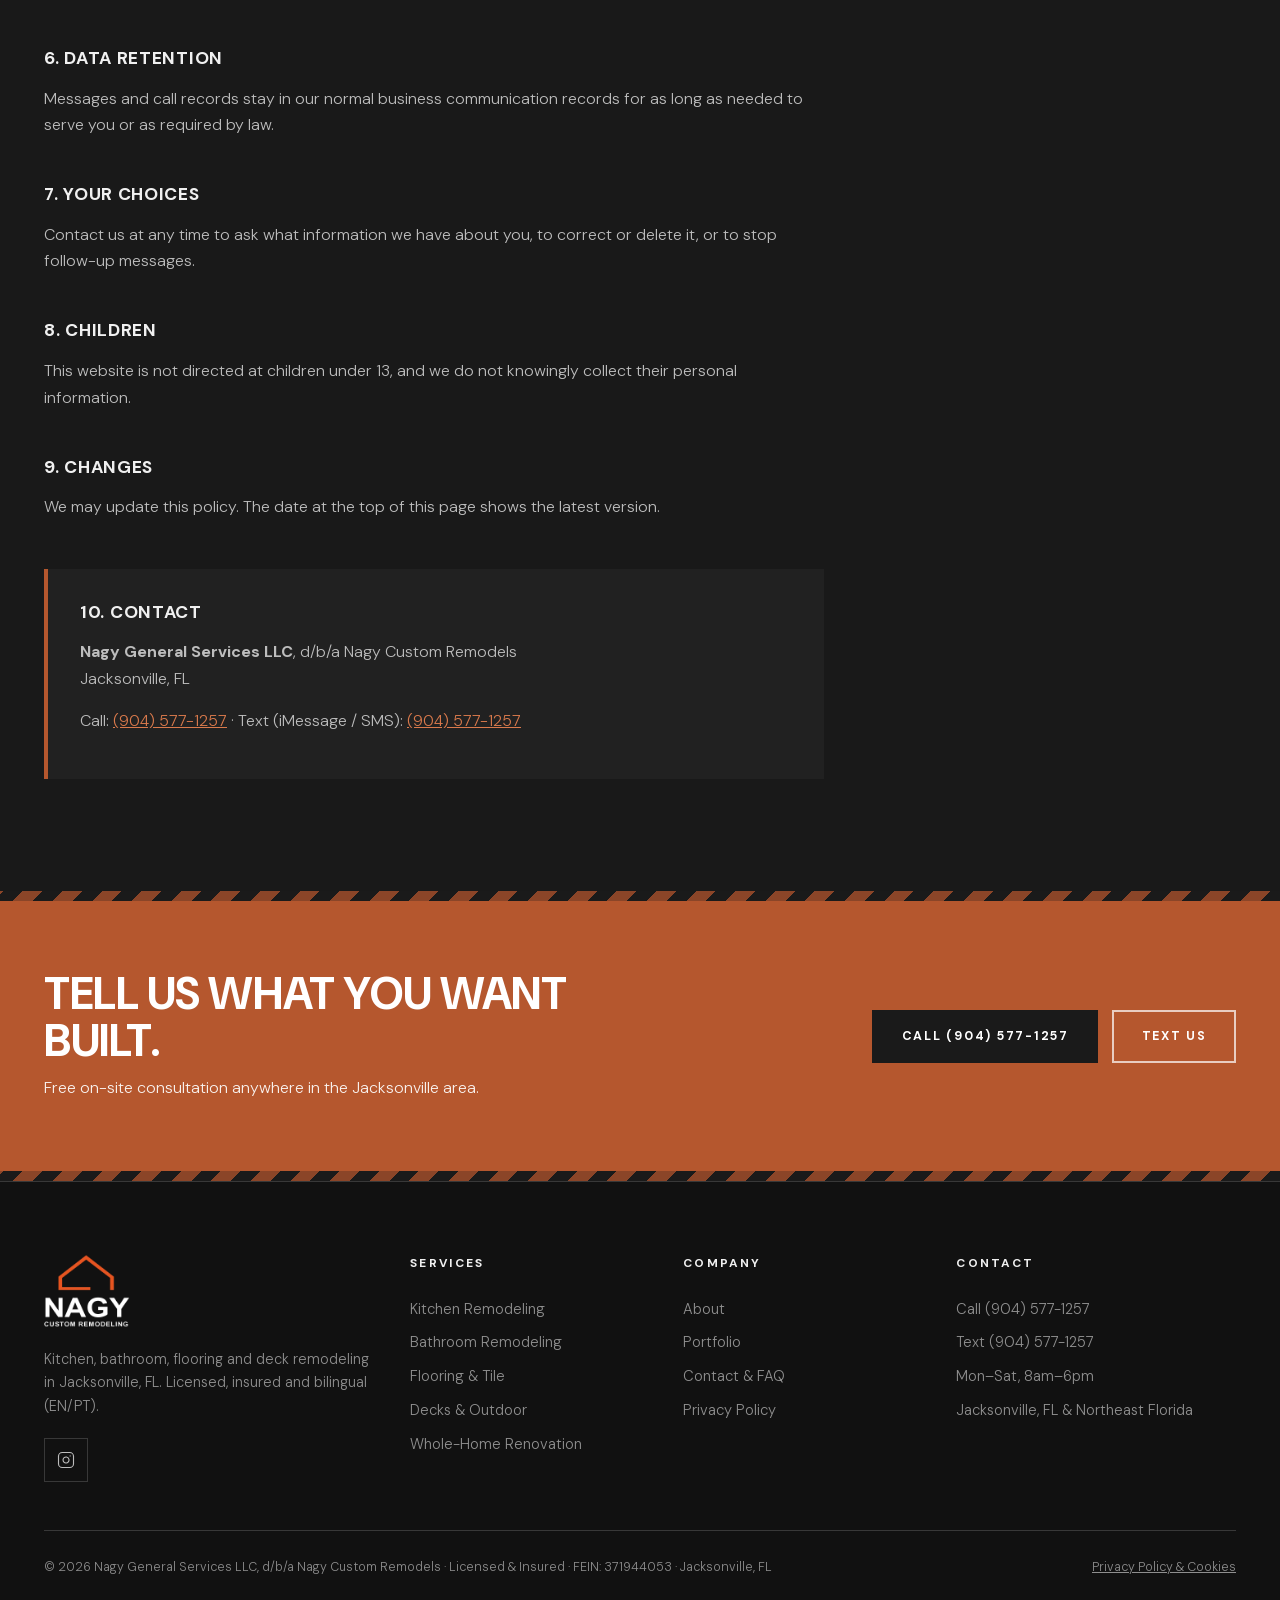
<file: privacy/index.html>
<!DOCTYPE html>
<html lang="en" class="no-js">
<head>
  <meta charset="UTF-8">
  <meta http-equiv="Content-Security-Policy" content="base-uri 'self'; object-src 'none'; form-action 'none'; upgrade-insecure-requests">
  <meta name="facebook-domain-verification" content="wzfsiqrgyurxr0s23bkiso5p03whex" />
  <meta name="viewport" content="width=device-width, initial-scale=1.0">
  <title>Privacy Policy | Nagy Custom Remodels, Jacksonville, FL</title>
  <meta name="description" content="Privacy policy and cookie notice for Nagy Custom Remodels, a licensed remodeling contractor in Jacksonville, FL.">
  <meta name="robots" content="noindex, follow">
  <link rel="canonical" href="https://nagycustomremodels.com/privacy/">
  <meta property="og:url" content="https://nagycustomremodels.com/privacy/">
  <meta property="og:type" content="website">
  <meta property="og:site_name" content="Nagy Custom Remodels">
  <meta property="og:title" content="Privacy Policy | Nagy Custom Remodels, Jacksonville, FL">
  <meta property="og:description" content="Privacy policy and cookie notice for Nagy Custom Remodels, a licensed remodeling contractor in Jacksonville, FL.">
  <meta property="og:image" content="https://nagycustomremodels.com/assets/og-nagy-custom-remodels-jacksonville-fl.jpg">
  <meta property="og:image:width" content="1200">
  <meta property="og:image:height" content="630">
  <meta property="og:image:type" content="image/jpeg">
  <meta property="og:image:alt" content="Nagy Custom Remodels: kitchen and bath remodeling in Jacksonville, FL. Call (904) 577-1257.">
  <meta name="twitter:card" content="summary_large_image">
  <meta name="theme-color" content="#191919">
  <!-- Google Tag Manager (adiado: 1ª interação ou 3 s após o load, para não travar o carregamento) -->
  <script>(function(w,d){w.dataLayer=w.dataLayer||[];var ev=['scroll','pointerdown','keydown','touchstart'],done=0;
  function go(){if(done)return;done=1;ev.forEach(function(e){w.removeEventListener(e,go)});
  w.dataLayer.push({'gtm.start':new Date().getTime(),event:'gtm.js'});var j=d.createElement('script');
  j.async=true;j.src='https://www.googletagmanager.com/gtm.js?id=GTM-T8LSBB48';d.head.appendChild(j)}
  ev.forEach(function(e){w.addEventListener(e,go,{passive:true})});
  w.addEventListener('load',function(){setTimeout(go,3000)})})(window,document);</script>
  <!-- End Google Tag Manager -->

  <link rel="icon" type="image/png" sizes="48x48" href="/assets/favicon-48.png">
  <link rel="manifest" href="/manifest.json">
  <link rel="apple-touch-icon" href="/assets/apple-touch-icon.png">
  <link rel="preload" href="/assets/fonts/dmsans-latin.woff2" as="font" type="font/woff2" crossorigin>
  <link rel="stylesheet" href="/assets/style.css">
  <script src="/assets/site.js" defer></script>
  <style>
    .policy { max-width: 780px; }
    .policy h2 { font-size: 1.1rem; font-weight: 700; text-transform: uppercase; letter-spacing: .04em; margin: 2.6rem 0 .8rem; }
    .policy h2:first-child { margin-top: 0; }
    .policy p, .policy li { color: var(--ink-2); }
    .policy p { margin-bottom: 1rem; }
    .policy ul { margin: 0 0 1rem 1.2rem; display: grid; gap: .4rem; }
    .policy a { color: var(--accent-l); }
    .policy-box { margin-top: 3rem; padding: 1.8rem 2rem; background: var(--bg2); border-left: 4px solid var(--accent); }
    .policy-box h2 { margin-top: 0; }
  </style>
</head>
<body>
<!-- Google Tag Manager (noscript) -->
<noscript><iframe src="https://www.googletagmanager.com/ns.html?id=GTM-T8LSBB48"
height="0" width="0" style="display:none;visibility:hidden"></iframe></noscript>
<!-- End Google Tag Manager (noscript) -->
<a class="skip-link" href="#main">Skip to content</a>

<div class="topbar">
  <div class="container">
    <div class="topbar-items">
      <span>Licensed &amp; insured in Florida</span>
      <span>Free on-site consultations</span>
      <span>Serving Jacksonville &amp; the Beaches</span>
    </div>
    <a href="tel:+19045771257">Call or text (904) 577-1257</a>
  </div>
</div>

<header class="nav" id="mainNav">
  <div class="container nav-inner">
    <a href="/" class="logo" aria-label="Nagy Custom Remodels, home">
      <img src="/assets/logo-original-branco.webp" alt="Nagy Custom Remodels" width="210" height="180">
    </a>
    <nav aria-label="Main">
      <ul class="nav-links">
        <li><a href="/about/">About</a></li>
        <li><a href="/services/">Services</a></li>
        <li><a href="/portfolio/">Portfolio</a></li>
        <li><a href="/contact/">Contact</a></li>
      </ul>
    </nav>
    <div class="nav-right">
      <a href="tel:+19045771257" class="nav-phone">(904) 577-1257</a>
      <a href="/contact/#book" class="btn">Book a Consultation</a>
      <button class="hamburger" id="hamburger" type="button" aria-label="Open menu" aria-expanded="false" aria-controls="mobMenu">
        <span></span><span></span><span></span>
      </button>
    </div>
  </div>
</header>

<div class="mob-menu" id="mobMenu">
  <a href="/about/">About</a>
  <a href="/services/">Services</a>
  <a href="/portfolio/">Portfolio</a>
  <a href="/contact/">Contact</a>
  <a href="tel:+19045771257">Call (904) 577-1257</a>
  <a href="sms:+19045771257">Text us (iMessage / SMS)</a>
  <a href="https://instagram.com/nagycustomremodels" target="_blank" rel="noopener noreferrer">Instagram @nagycustomremodels</a>
  <a href="/contact/#book" class="btn">Book a Consultation</a>
</div>


<main id="main">
<section class="page-hero">
  <div class="container">
    <p class="breadcrumb"><a href="/">Home</a> / Privacy Policy</p>
    <h1 class="h1">Privacy Policy &amp; Cookie Notice</h1>
    <p class="lead">Last updated: October 31, 2026</p>
  </div>
</section>

<section class="sec">
  <div class="container"><div class="policy">
    <h2>1. Who we are</h2>
    <p>Nagy Custom Remodels is the trade name of Nagy General Services LLC ("we", "us", "our"), a licensed and insured remodeling contractor based in Jacksonville, Florida. This policy explains how we handle personal information when you visit <strong>nagycustomremodels.com</strong> or contact us through it.</p>

    <h2>2. Information you send us</h2>
    <p>Our booking form does not store anything on a server. When you submit it, your device opens a text message (iMessage or SMS) addressed to us, pre-filled with what you typed:</p>
    <ul>
      <li>Your name and phone number</li>
      <li>The type of project, your city or neighborhood</li>
      <li>Your preferred consultation date and time, and any project details</li>
    </ul>
    <p>Nothing is sent until you tap Send in your messaging app. If you call or text us directly, we receive your phone number and whatever you share in the conversation.</p>

    <h2>3. How we use it</h2>
    <ul>
      <li>To reply to your request and schedule an on-site consultation</li>
      <li>To prepare your estimate and follow up about your project</li>
    </ul>
    <p>We do not sell or rent your personal information, and we do not share it with third parties for their own marketing.</p>

    <h2>4. Cookies, analytics &amp; browser storage</h2>
    <p>We use Google Tag Manager to manage measurement and advertising tags (for example Google Analytics, Google Ads or Meta Pixel). These tools may set cookies or similar identifiers to measure visits and ad performance. You can block or delete cookies in your browser settings, and opt out of personalized ads through <a href="https://adssettings.google.com" target="_blank" rel="noopener noreferrer">Google Ads Settings</a>.</p>

    <h2>5. Third-party services</h2>
    <p>This site links to or loads services such as Google (Tag Manager, Google Business Profile) and Instagram. They have their own privacy policies, and we are not responsible for their practices.</p>

    <h2>6. Data retention</h2>
    <p>Messages and call records stay in our normal business communication records for as long as needed to serve you or as required by law.</p>

    <h2>7. Your choices</h2>
    <p>Contact us at any time to ask what information we have about you, to correct or delete it, or to stop follow-up messages.</p>

    <h2>8. Children</h2>
    <p>This website is not directed at children under 13, and we do not knowingly collect their personal information.</p>

    <h2>9. Changes</h2>
    <p>We may update this policy. The date at the top of this page shows the latest version.</p>

    <div class="policy-box">
      <h2>10. Contact</h2>
      <p><strong>Nagy General Services LLC</strong>, d/b/a Nagy Custom Remodels<br>Jacksonville, FL</p>
      <p>Call: <a href="tel:+19045771257">(904) 577-1257</a> · Text (iMessage / SMS): <a href="sms:+19045771257">(904) 577-1257</a></p>
    </div>
  </div>
  </div>
</section>


<section class="cta-band">
  <div class="container cta-inner">
    <div>
      <h2 class="h2">Tell us what you want built.</h2>
      <p>Free on-site consultation anywhere in the Jacksonville area.</p>
    </div>
    <div class="btn-row">
      <a href="tel:+19045771257" class="btn btn-dark">Call (904) 577-1257</a>
      <a href="sms:+19045771257" class="btn btn-ghost">Text us</a>
    </div>
  </div>
</section>

</main>

<!-- ═══════════ FOOTER ═══════════ -->
<footer class="footer">
  <div class="container">
    <div class="footer-grid">
      <div>
        <a href="/" class="footer-logo"><img src="/assets/logo-original-branco.webp" alt="Nagy Custom Remodels" width="210" height="180" loading="lazy"></a>
        <p class="footer-tagline">Kitchen, bathroom, flooring and deck remodeling in Jacksonville, FL. Licensed, insured and bilingual (EN/PT).</p>
        <a href="https://instagram.com/nagycustomremodels" target="_blank" rel="noopener noreferrer" class="footer-social" aria-label="Instagram">
          <svg width="18" height="18" viewBox="0 0 24 24" fill="none" stroke="currentColor" stroke-width="1.5" stroke-linecap="round" stroke-linejoin="round" aria-hidden="true"><rect x="2" y="2" width="20" height="20" rx="5" ry="5"/><path d="M16 11.37A4 4 0 1 1 12.63 8 4 4 0 0 1 16 11.37z"/><line x1="17.5" y1="6.5" x2="17.51" y2="6.5"/></svg>
        </a>
      </div>
      <div>
        <p class="footer-h">Services</p>
        <a href="/services/#kitchen" class="footer-link">Kitchen Remodeling</a>
        <a href="/services/#bathroom" class="footer-link">Bathroom Remodeling</a>
        <a href="/services/#flooring" class="footer-link">Flooring &amp; Tile</a>
        <a href="/services/#decks" class="footer-link">Decks &amp; Outdoor</a>
        <a href="/services/#whole-home" class="footer-link">Whole-Home Renovation</a>
      </div>
      <div>
        <p class="footer-h">Company</p>
        <a href="/about/" class="footer-link">About</a>
        <a href="/portfolio/" class="footer-link">Portfolio</a>
        <a href="/contact/" class="footer-link">Contact &amp; FAQ</a>
        <a href="/privacy/" class="footer-link">Privacy Policy</a>
      </div>
      <div>
        <p class="footer-h">Contact</p>
        <a href="tel:+19045771257" class="footer-link">Call (904) 577-1257</a>
        <a href="sms:+19045771257" class="footer-link">Text (904) 577-1257</a>
        <span class="footer-link">Mon–Sat, 8am–6pm</span>
        <span class="footer-link">Jacksonville, FL &amp; Northeast Florida</span>
      </div>
    </div>
    <div class="footer-bottom">
      <p>© <span id="footerYear">2026</span> Nagy General Services LLC, d/b/a Nagy Custom Remodels · Licensed &amp; Insured · FEIN: 371944053 · Jacksonville, FL</p>
      <a href="/privacy/">Privacy Policy &amp; Cookies</a>
    </div>
  </div>
</footer>

<!-- ═══════════ TEXT US (desktop: popover nativo com QR; no celular fica a action-bar) ═══════════ -->
<button class="text-fab" type="button" popovertarget="textPanel"><svg width="20" height="20" viewBox="0 0 24 24" fill="none" stroke="currentColor" stroke-width="2" stroke-linecap="round" stroke-linejoin="round" aria-hidden="true"><path d="M21 15a2 2 0 0 1-2 2H7l-4 4V5a2 2 0 0 1 2-2h14a2 2 0 0 1 2 2z"/></svg>Text us</button>
<div class="text-panel" id="textPanel" popover role="dialog" aria-labelledby="textPanelTitle">
  <button class="text-panel-close" type="button" popovertarget="textPanel" popovertargetaction="hide" aria-label="Close">&#x2715;</button>
  <p class="text-panel-title" id="textPanelTitle">Text Nagy from your phone</p>
  <p class="text-panel-sub">Scan with your phone camera. Messages opens with your text ready to send.</p>
  <img src="/assets/qr-text-nagy.svg" width="168" height="168" alt="QR code that opens a text message to Nagy at (904) 577-1257" loading="lazy">
  <a class="text-panel-num" href="sms:+19045771257?&amp;body=Hi%20Nagy!%20I%27d%20like%20a%20free%20estimate.">(904) 577-1257</a>
  <p class="text-panel-alt">Or call <a href="tel:+19045771257">(904) 577-1257</a><br><a href="/contact/#book">Book a visit online</a></p>
</div>

<nav class="action-bar" aria-label="Quick contact">
  <a href="tel:+19045771257"><svg width="22" height="22" viewBox="0 0 24 24" fill="none" stroke="currentColor" stroke-width="2" stroke-linecap="round" stroke-linejoin="round" aria-hidden="true"><path d="M22 16.9v3a2 2 0 0 1-2.2 2 19.8 19.8 0 0 1-8.6-3.1 19.5 19.5 0 0 1-6-6A19.8 19.8 0 0 1 2.1 4.2 2 2 0 0 1 4.1 2h3a2 2 0 0 1 2 1.7c.1.9.4 1.8.7 2.7a2 2 0 0 1-.5 2.1L8.1 9.8a16 16 0 0 0 6 6l1.3-1.3a2 2 0 0 1 2.1-.4c.9.3 1.8.6 2.7.7a2 2 0 0 1 1.8 2z"/></svg>Call</a>
  <a href="sms:+19045771257"><svg width="22" height="22" viewBox="0 0 24 24" fill="none" stroke="currentColor" stroke-width="2" stroke-linecap="round" stroke-linejoin="round" aria-hidden="true"><path d="M21 15a2 2 0 0 1-2 2H7l-4 4V5a2 2 0 0 1 2-2h14a2 2 0 0 1 2 2z"/></svg>Text us</a>
  <a href="/contact/#book"><svg width="22" height="22" viewBox="0 0 24 24" fill="none" stroke="currentColor" stroke-width="2" stroke-linecap="round" stroke-linejoin="round" aria-hidden="true"><rect x="3" y="4" width="18" height="18" rx="2"/><path d="M16 2v4M8 2v4M3 10h18"/></svg>Book a visit</a>
</nav>

</body>
</html>
</file>
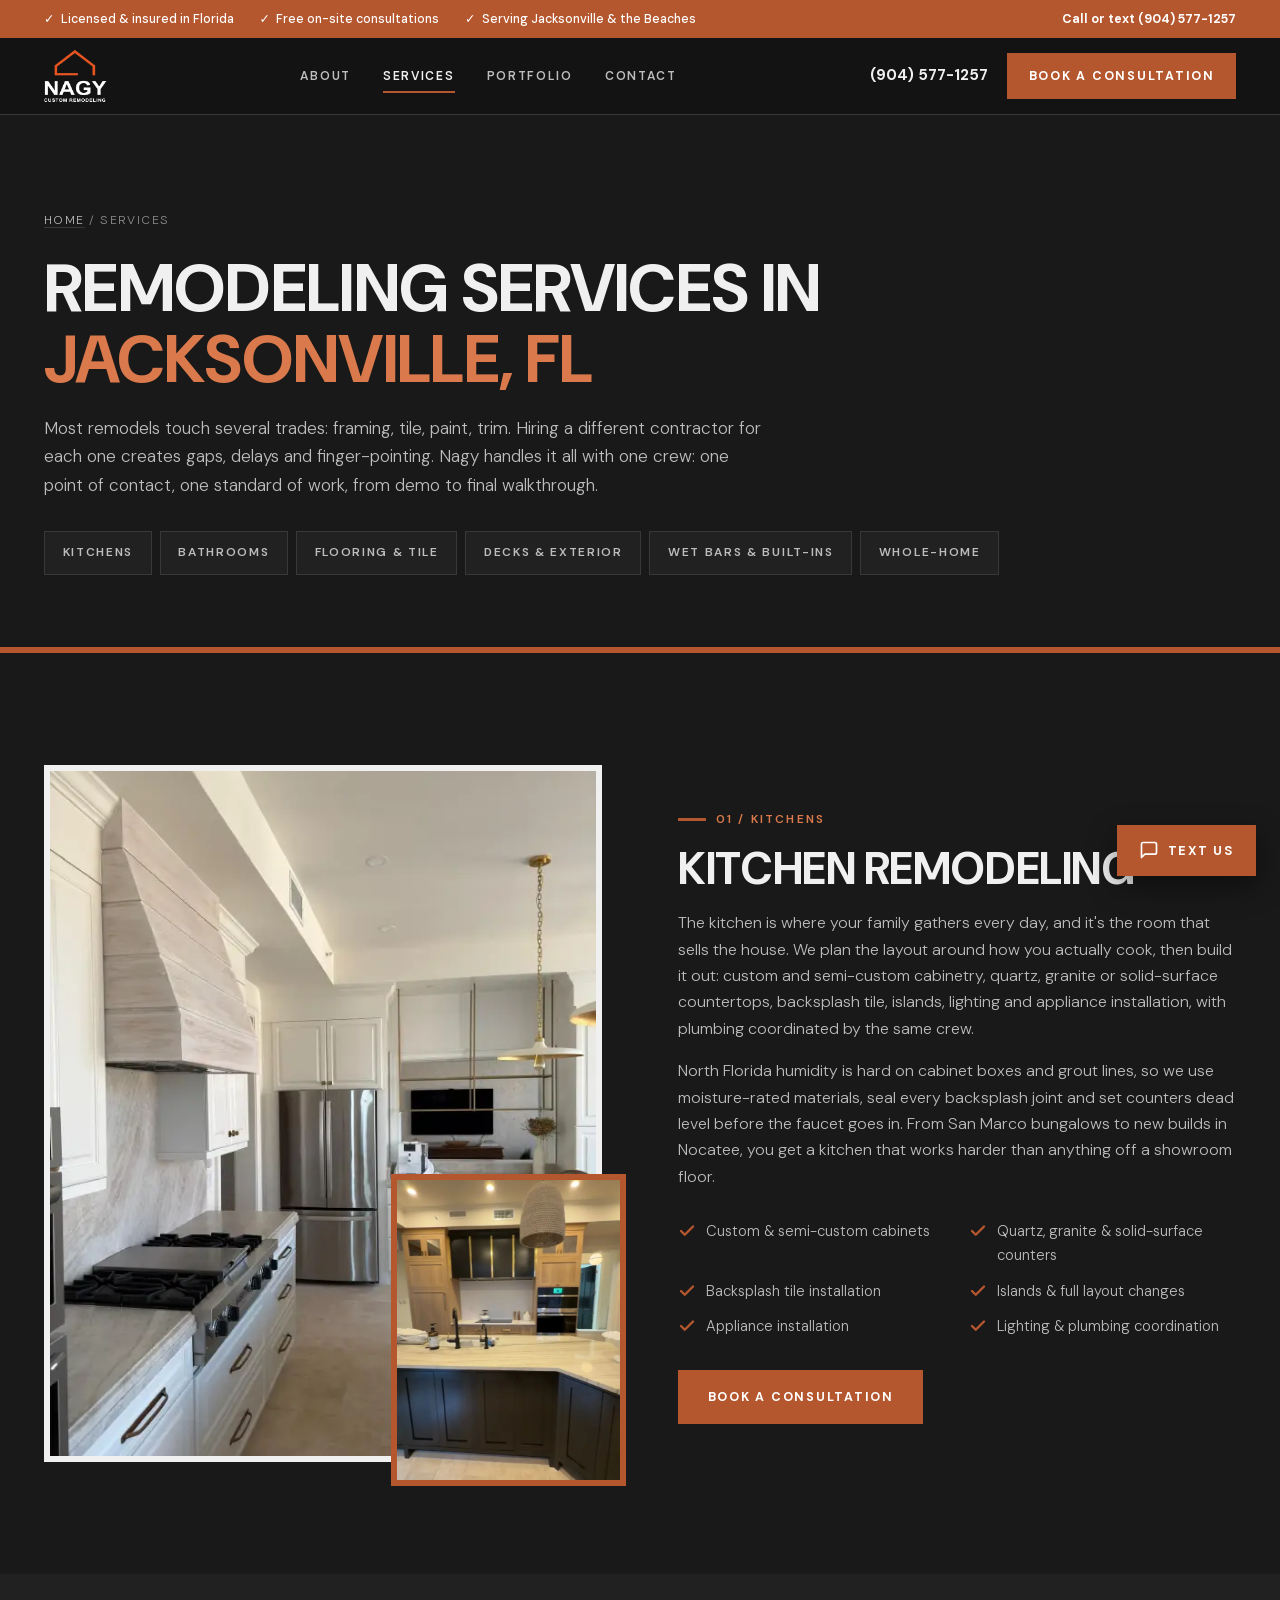
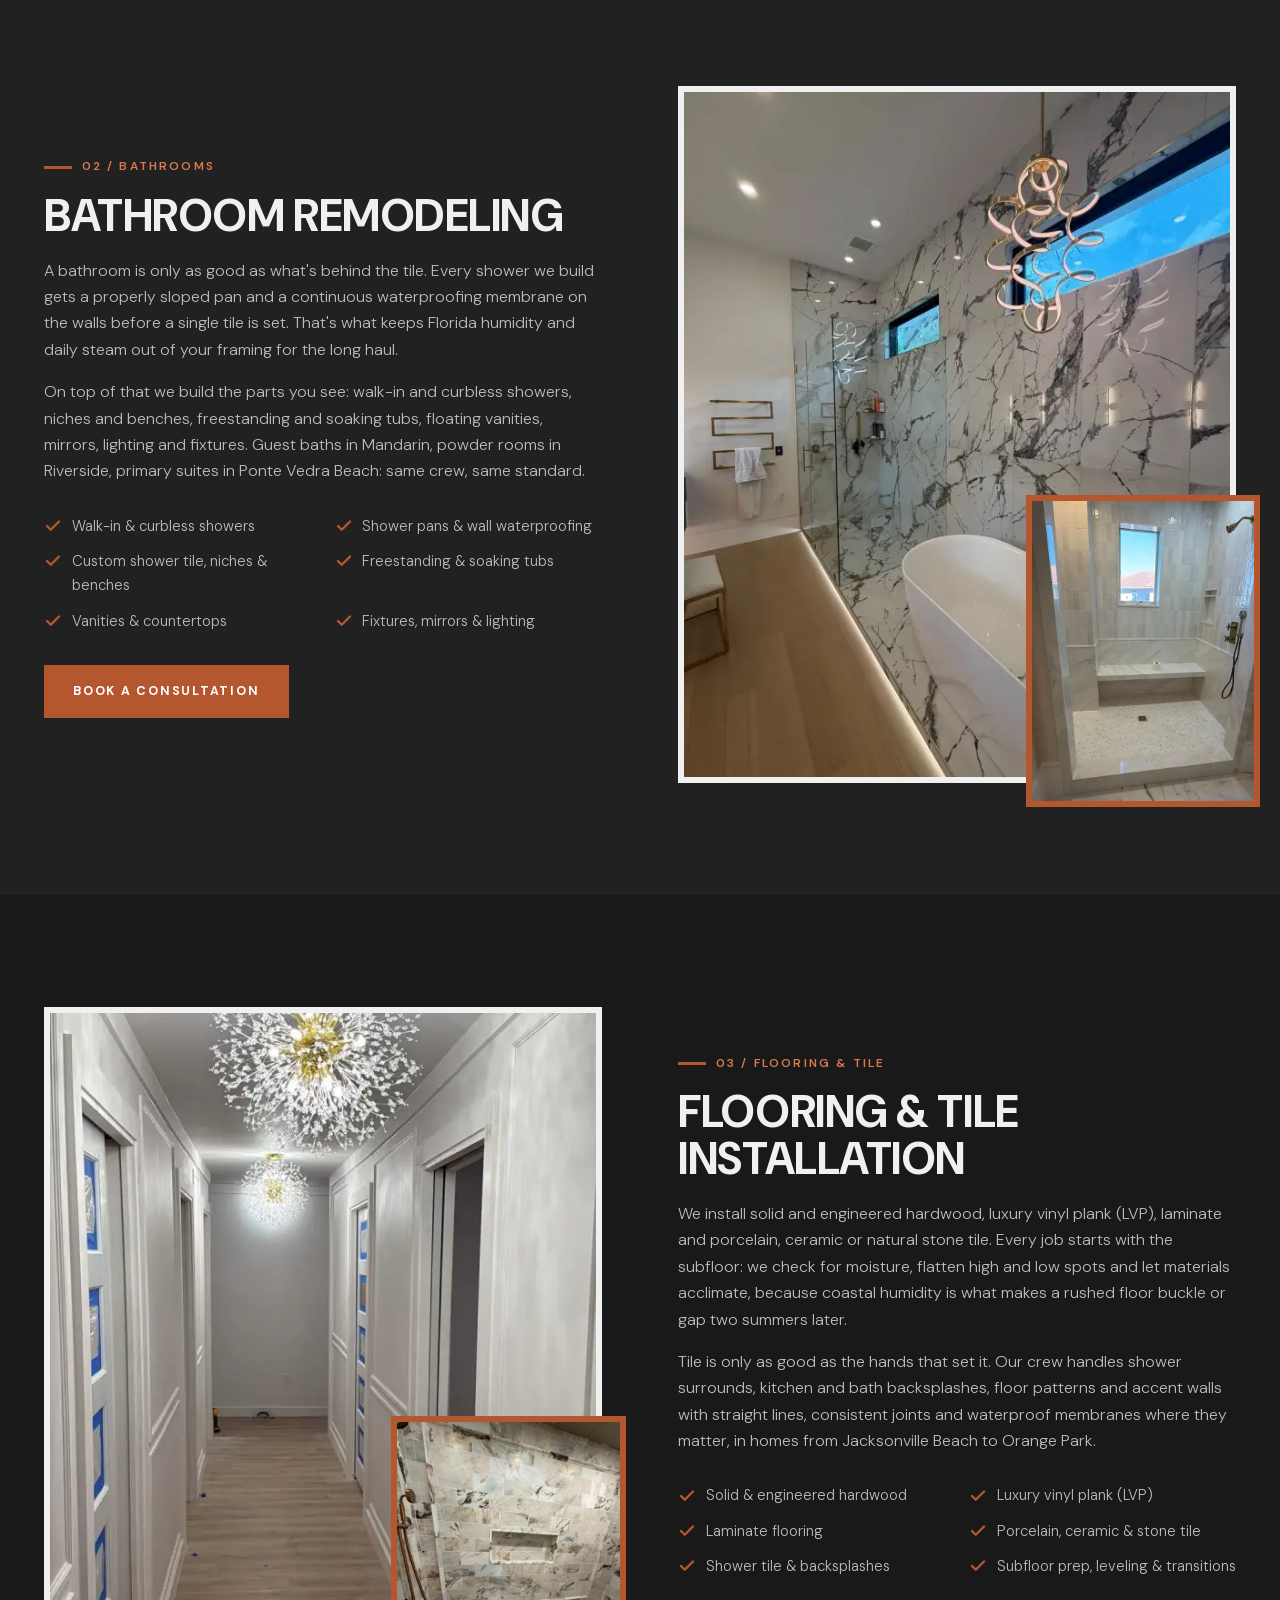
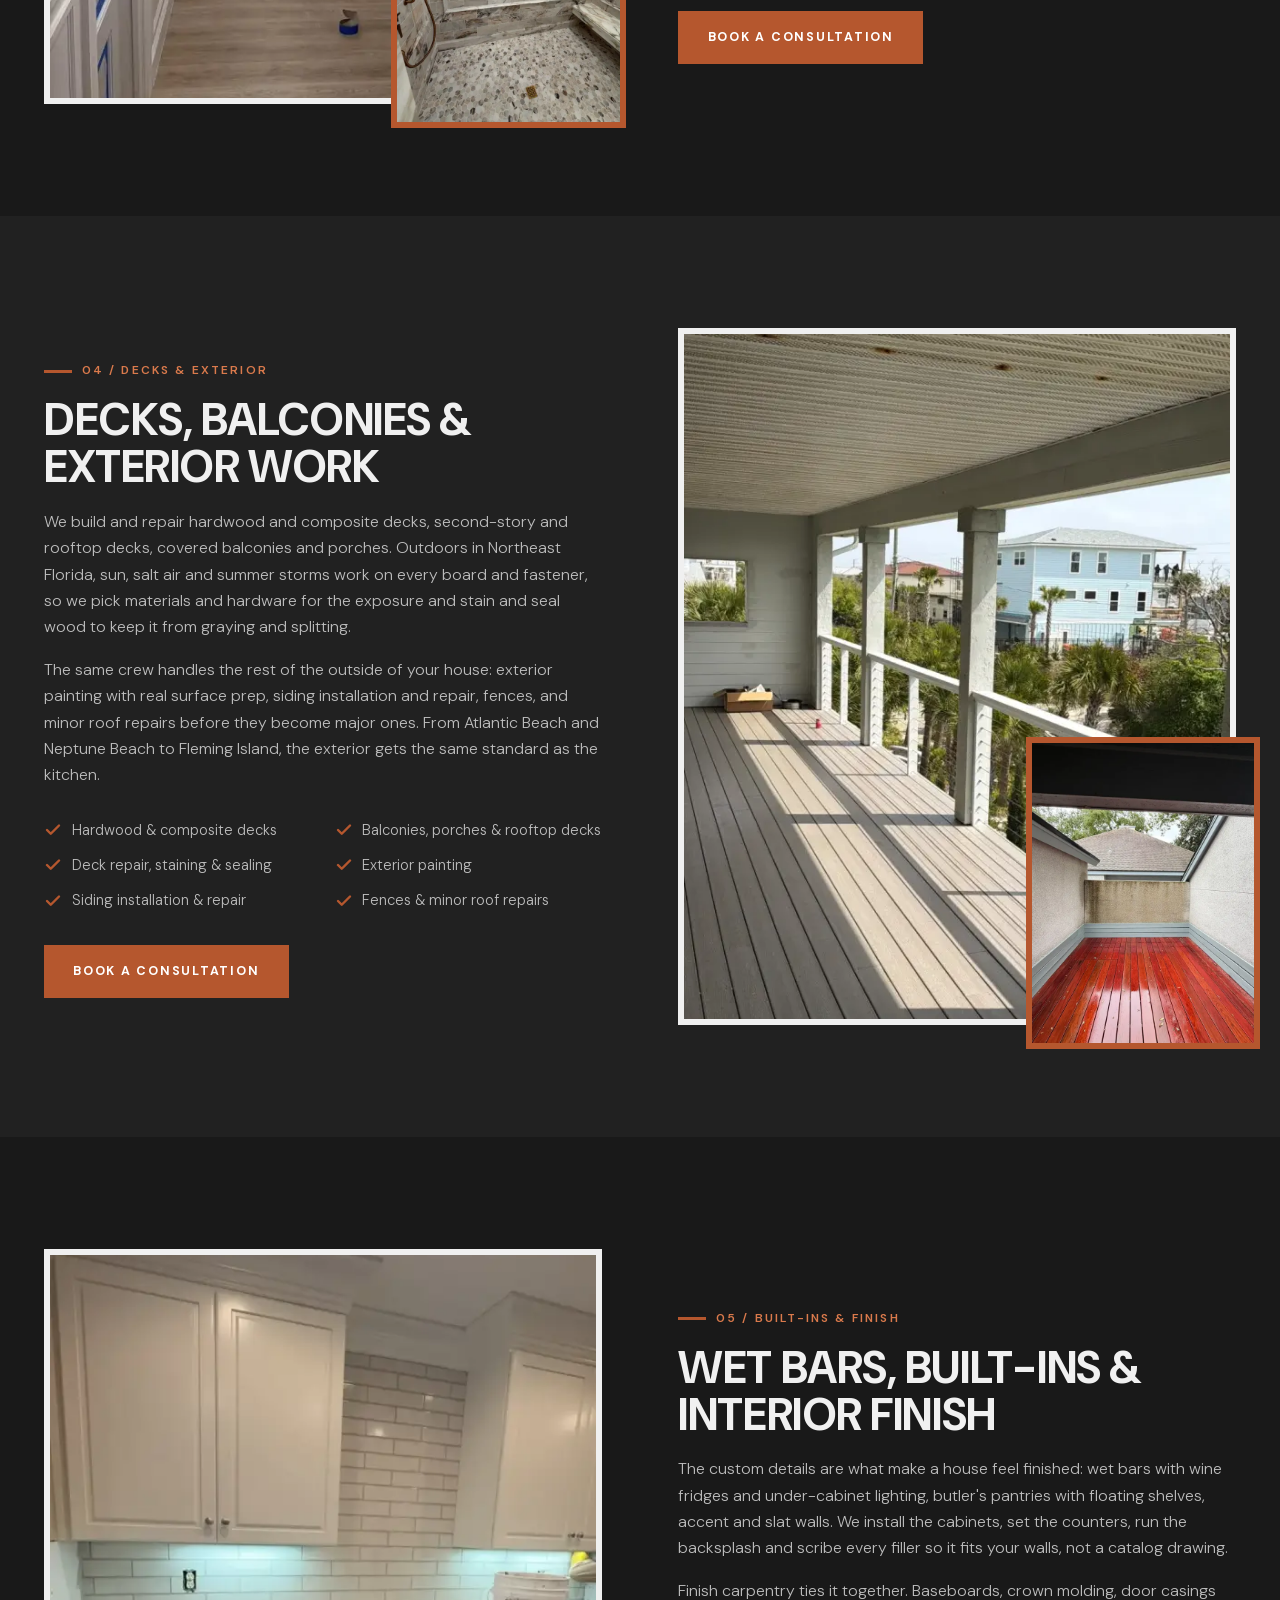
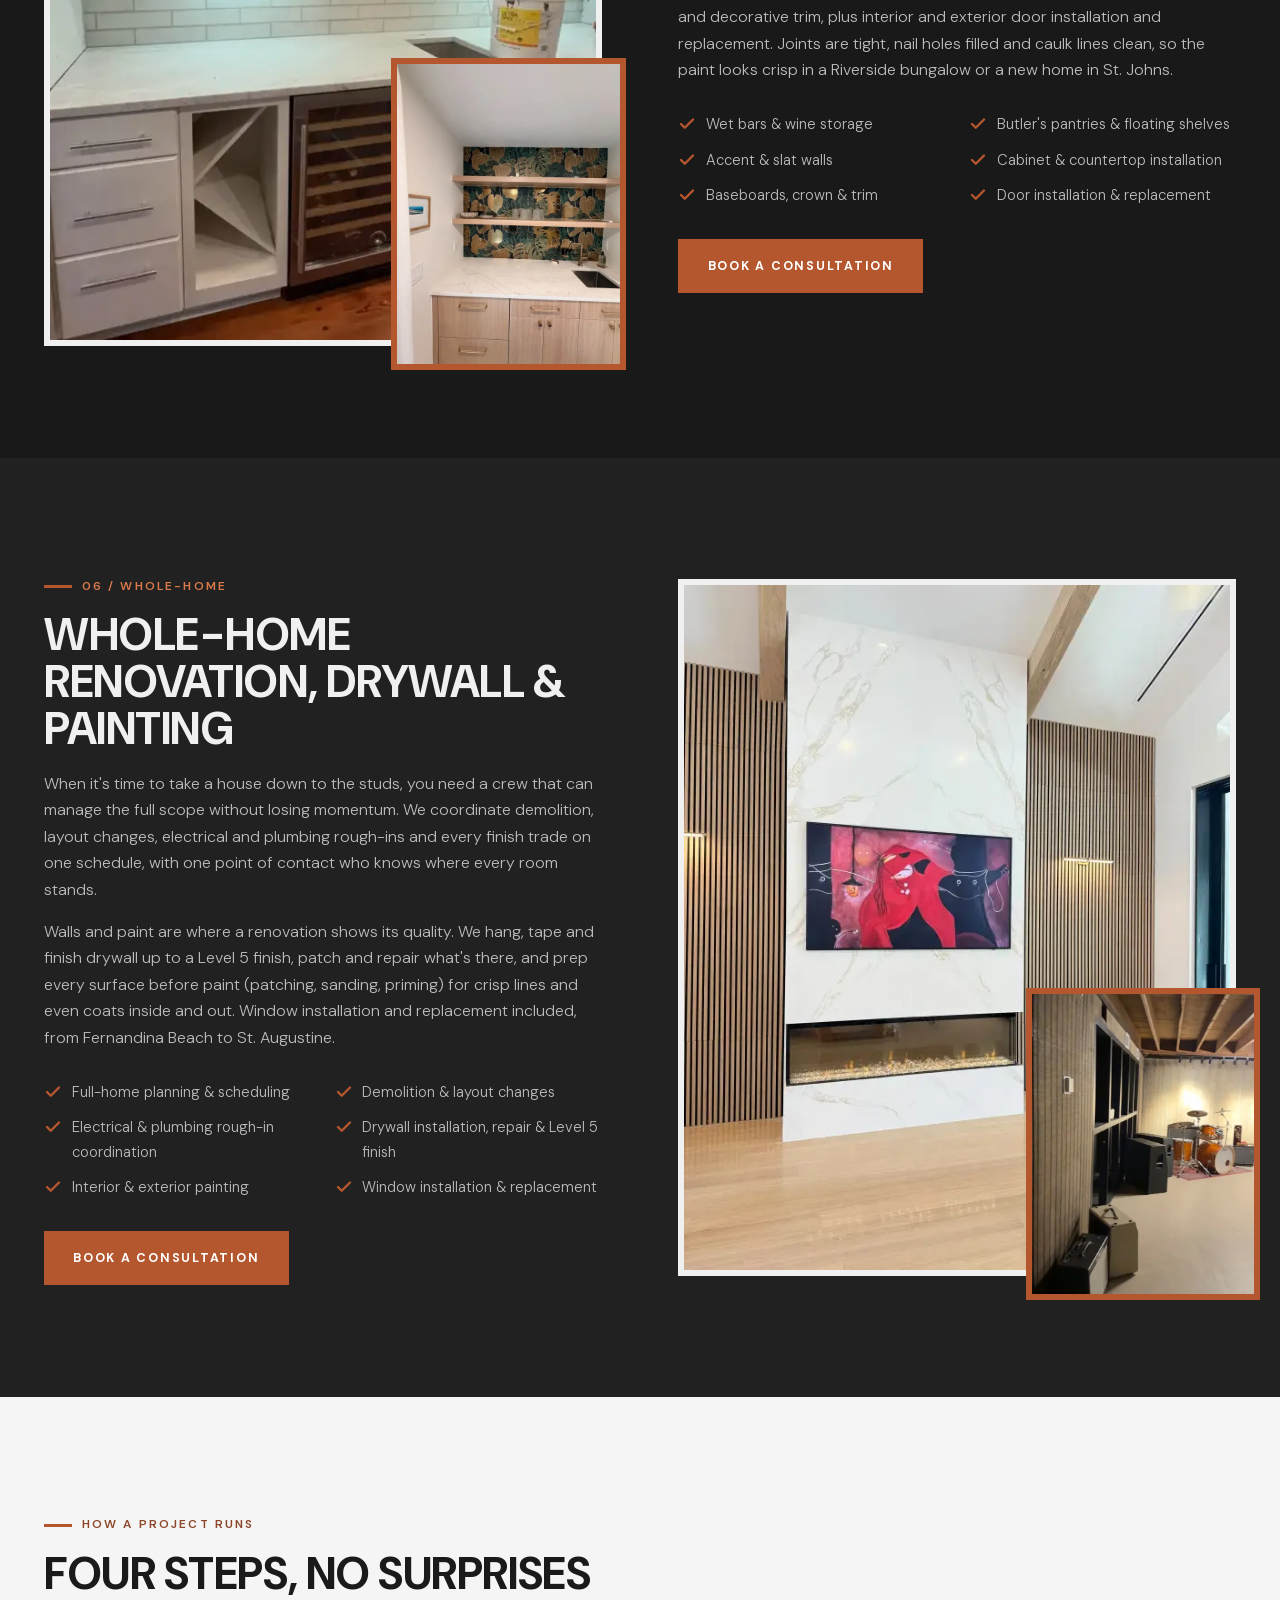
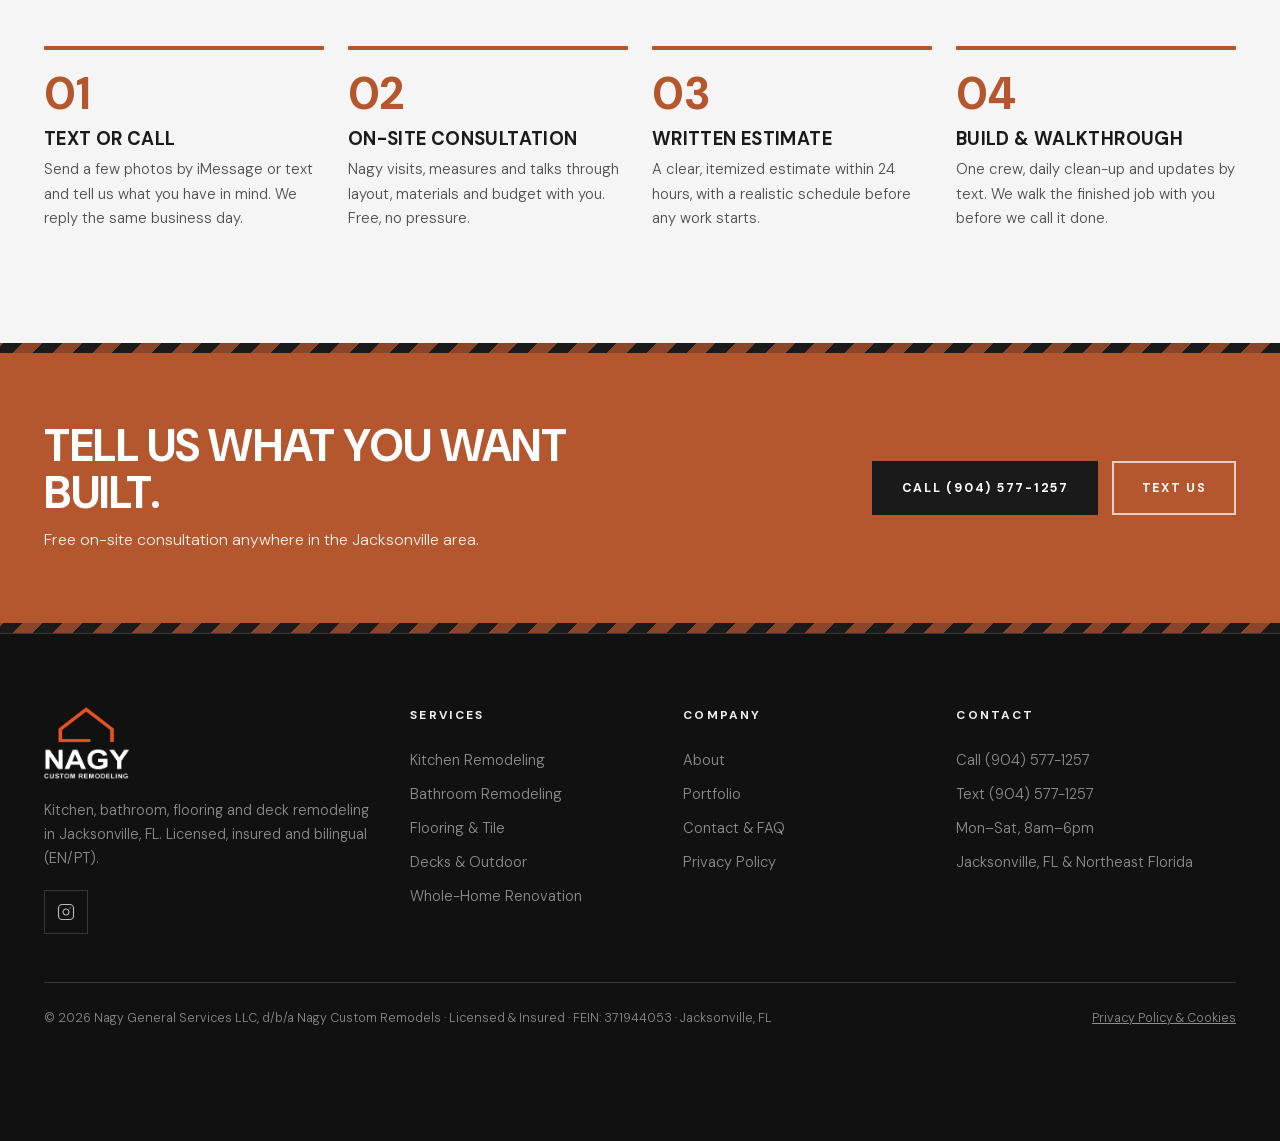
<file: services/index.html>
<!DOCTYPE html>
<html lang="en" class="no-js">
<head>
  <meta charset="UTF-8">
  <meta http-equiv="Content-Security-Policy" content="base-uri 'self'; object-src 'none'; form-action 'none'; upgrade-insecure-requests">
  <meta name="facebook-domain-verification" content="wzfsiqrgyurxr0s23bkiso5p03whex" />
  <meta name="viewport" content="width=device-width, initial-scale=1.0">
  <title>Remodeling Services in Jacksonville, FL | Nagy Custom Remodels</title>
  <meta name="description" content="Kitchen, bath, flooring &amp; tile, decks, wet bars and whole-home remodeling in Jacksonville, FL and Northeast Florida. Licensed &amp; insured. Free consultation.">
  <link rel="canonical" href="https://nagycustomremodels.com/services/">

  <meta property="og:type"        content="website">
  <meta property="og:site_name"   content="Nagy Custom Remodels">
  <meta property="og:url"         content="https://nagycustomremodels.com/services/">
  <meta property="og:title"       content="Remodeling Services in Jacksonville, FL | Nagy Custom Remodels">
  <meta property="og:description" content="Kitchens, bathrooms, flooring &amp; tile, decks, wet bars and whole-home renovations in Jacksonville and Northeast Florida. One crew, one point of contact.">
  <meta property="og:image"       content="https://nagycustomremodels.com/assets/og-nagy-custom-remodels-jacksonville-fl.jpg">
  <meta property="og:image:width" content="1200">
  <meta property="og:image:height" content="630">
  <meta property="og:image:type" content="image/jpeg">
  <meta property="og:image:alt" content="Nagy Custom Remodels: kitchen and bath remodeling in Jacksonville, FL. Call (904) 577-1257.">
  <meta property="og:locale"      content="en_US">
  <meta name="twitter:card"        content="summary_large_image">
  <meta name="twitter:title"       content="Remodeling Services | Nagy Custom Remodels, Jacksonville, FL">
  <meta name="twitter:description" content="Kitchen, bath, flooring, deck and whole-home remodeling in Jacksonville, FL. Book a free consultation.">
  <meta name="twitter:image"       content="https://nagycustomremodels.com/assets/og-nagy-custom-remodels-jacksonville-fl.jpg">
  <meta name="theme-color" content="#191919">

  <script type="application/ld+json">
  {
    "@context": "https://schema.org",
    "@graph": [
      {
        "@type": "GeneralContractor",
        "@id": "https://nagycustomremodels.com/#business",
        "name": "Nagy Custom Remodels",
        "legalName": "Nagy General Services LLC",
        "url": "https://nagycustomremodels.com/",
        "telephone": "+1-904-577-1257",
        "logo": "https://nagycustomremodels.com/assets/icon-512.png",
        "image": [
          "https://nagycustomremodels.com/assets/primary-bathroom-freestanding-tub-marble-walls-jacksonville-fl.webp",
          "https://nagycustomremodels.com/assets/kitchen-remodel-white-cabinets-island.webp"
        ],
        "description": "Licensed and insured remodeling contractor in Jacksonville, FL: kitchen and bathroom remodeling, flooring, tile, decks, built-ins and whole-home renovations across Northeast Florida.",
        "priceRange": "$$-$$$",
        "knowsLanguage": ["en", "pt"],
        "address": { "@type": "PostalAddress", "addressLocality": "Jacksonville", "addressRegion": "FL", "addressCountry": "US" },
        "geo": { "@type": "GeoCoordinates", "latitude": 30.3322, "longitude": -81.6557 },
        "areaServed": [
          { "@type": "City", "name": "Jacksonville, FL" },
          { "@type": "City", "name": "Jacksonville Beach, FL" },
          { "@type": "City", "name": "Atlantic Beach, FL" },
          { "@type": "City", "name": "Neptune Beach, FL" },
          { "@type": "City", "name": "Ponte Vedra Beach, FL" },
          { "@type": "Place", "name": "Nocatee, FL" },
          { "@type": "Place", "name": "St. Johns, FL" },
          { "@type": "City", "name": "St. Augustine, FL" },
          { "@type": "City", "name": "Orange Park, FL" },
          { "@type": "Place", "name": "Fleming Island, FL" },
          { "@type": "City", "name": "Fernandina Beach, FL" }
        ],
        "openingHoursSpecification": {
          "@type": "OpeningHoursSpecification",
          "dayOfWeek": ["Monday","Tuesday","Wednesday","Thursday","Friday","Saturday"],
          "opens": "08:00",
          "closes": "18:00"
        },
        "sameAs": ["https://www.instagram.com/nagycustomremodels", "https://g.page/r/CTS8U1uaVWHhEBM"]
      },
      {
        "@type": "BreadcrumbList",
        "itemListElement": [
          { "@type": "ListItem", "position": 1, "name": "Home", "item": "https://nagycustomremodels.com/" },
          { "@type": "ListItem", "position": 2, "name": "Services", "item": "https://nagycustomremodels.com/services/" }
        ]
      },
      {
        "@type": "Service",
        "@id": "https://nagycustomremodels.com/services/#kitchen",
        "name": "Kitchen Remodeling",
        "serviceType": "Kitchen remodeling",
        "url": "https://nagycustomremodels.com/services/#kitchen",
        "description": "Custom kitchen renovations in Jacksonville, FL: cabinetry, quartz and granite countertops, backsplash tile, islands, appliance installation, lighting and full layout changes.",
        "provider": { "@id": "https://nagycustomremodels.com/#business" },
        "areaServed": { "@type": "City", "name": "Jacksonville, FL" }
      },
      {
        "@type": "Service",
        "@id": "https://nagycustomremodels.com/services/#bathroom",
        "name": "Bathroom Remodeling",
        "serviceType": "Bathroom remodeling",
        "url": "https://nagycustomremodels.com/services/#bathroom",
        "description": "Full bathroom renovations in Jacksonville, FL: waterproofed walk-in showers, custom shower tile, niches and benches, freestanding tubs, vanities and fixtures.",
        "provider": { "@id": "https://nagycustomremodels.com/#business" },
        "areaServed": { "@type": "City", "name": "Jacksonville, FL" }
      },
      {
        "@type": "Service",
        "@id": "https://nagycustomremodels.com/services/#flooring",
        "name": "Flooring & Tile Installation",
        "serviceType": "Flooring installation",
        "url": "https://nagycustomremodels.com/services/#flooring",
        "description": "Hardwood, luxury vinyl plank, laminate and porcelain, ceramic or natural stone tile installation with proper subfloor prep for homes in Jacksonville, FL.",
        "provider": { "@id": "https://nagycustomremodels.com/#business" },
        "areaServed": { "@type": "City", "name": "Jacksonville, FL" }
      },
      {
        "@type": "Service",
        "@id": "https://nagycustomremodels.com/services/#decks",
        "name": "Decks, Balconies & Exterior Work",
        "serviceType": "Deck building",
        "url": "https://nagycustomremodels.com/services/#decks",
        "description": "Hardwood and composite deck building and repair, covered balconies, exterior painting, siding, fences and minor roof repairs in Jacksonville, FL.",
        "provider": { "@id": "https://nagycustomremodels.com/#business" },
        "areaServed": { "@type": "City", "name": "Jacksonville, FL" }
      },
      {
        "@type": "Service",
        "@id": "https://nagycustomremodels.com/services/#built-ins",
        "name": "Wet Bars, Built-ins & Interior Finish",
        "serviceType": "Finish carpentry",
        "url": "https://nagycustomremodels.com/services/#built-ins",
        "description": "Wet bars, butler's pantries, floating shelves, accent walls, cabinet installation, baseboards, crown molding, trim and door installation in Jacksonville, FL.",
        "provider": { "@id": "https://nagycustomremodels.com/#business" },
        "areaServed": { "@type": "City", "name": "Jacksonville, FL" }
      },
      {
        "@type": "Service",
        "@id": "https://nagycustomremodels.com/services/#whole-home",
        "name": "Whole-Home Renovation",
        "serviceType": "Home remodeling",
        "url": "https://nagycustomremodels.com/services/#whole-home",
        "description": "Whole-home renovations in Jacksonville, FL: demolition, layout changes, drywall installation and repair, interior and exterior painting, windows and every finish trade under one crew.",
        "provider": { "@id": "https://nagycustomremodels.com/#business" },
        "areaServed": { "@type": "City", "name": "Jacksonville, FL" }
      }
    ]
  }
  </script>

  <!-- Google Tag Manager (adiado: 1ª interação ou 3 s após o load, para não travar o carregamento) -->
  <script>(function(w,d){w.dataLayer=w.dataLayer||[];var ev=['scroll','pointerdown','keydown','touchstart'],done=0;
  function go(){if(done)return;done=1;ev.forEach(function(e){w.removeEventListener(e,go)});
  w.dataLayer.push({'gtm.start':new Date().getTime(),event:'gtm.js'});var j=d.createElement('script');
  j.async=true;j.src='https://www.googletagmanager.com/gtm.js?id=GTM-T8LSBB48';d.head.appendChild(j)}
  ev.forEach(function(e){w.addEventListener(e,go,{passive:true})});
  w.addEventListener('load',function(){setTimeout(go,3000)})})(window,document);</script>
  <!-- End Google Tag Manager -->

  <link rel="icon" type="image/png" sizes="48x48" href="/assets/favicon-48.png">
  <link rel="manifest" href="/manifest.json">
  <link rel="apple-touch-icon" href="/assets/apple-touch-icon.png">
  <link rel="preload" href="/assets/fonts/dmsans-latin.woff2" as="font" type="font/woff2" crossorigin>
  <link rel="stylesheet" href="/assets/style.css">
  <script src="/assets/site.js" defer></script>
  <style>
    /* Services page: jump links + anchored sections clear the sticky nav */
    .svc-sec { scroll-margin-top: calc(var(--nav) + 1rem); }
    .jump { display: flex; flex-wrap: wrap; gap: .5rem; margin-top: 2rem; list-style: none; }
    .jump a {
      display: inline-flex; align-items: center; min-height: 44px; padding: .55rem 1.1rem;
      border: 1px solid var(--line); background: var(--bg2); text-decoration: none;
      font-size: .75rem; font-weight: 600; letter-spacing: .14em; text-transform: uppercase; color: var(--ink-2);
      transition: background .2s, border-color .2s, color .2s;
    }
    .jump a:hover { background: var(--accent); border-color: var(--accent); color: var(--white); }
    .svc-sec .checks { margin-top: 1.8rem; }
    .svc-sec .btn-row { margin-top: 2rem; }
    @media (min-width: 901px) { .split.flip .split-media { order: 2; } }
  </style>
</head>
<body>
<!-- Google Tag Manager (noscript) -->
<noscript><iframe src="https://www.googletagmanager.com/ns.html?id=GTM-T8LSBB48"
height="0" width="0" style="display:none;visibility:hidden"></iframe></noscript>
<!-- End Google Tag Manager (noscript) -->
<a class="skip-link" href="#main">Skip to content</a>

<div class="topbar">
  <div class="container">
    <div class="topbar-items">
      <span>Licensed &amp; insured in Florida</span>
      <span>Free on-site consultations</span>
      <span>Serving Jacksonville &amp; the Beaches</span>
    </div>
    <a href="tel:+19045771257">Call or text (904) 577-1257</a>
  </div>
</div>

<header class="nav" id="mainNav">
  <div class="container nav-inner">
    <a href="/" class="logo" aria-label="Nagy Custom Remodels, home">
      <img src="/assets/logo-original-branco.webp" alt="Nagy Custom Remodels" width="210" height="180">
    </a>
    <nav aria-label="Main">
      <ul class="nav-links">
        <li><a href="/about/">About</a></li>
        <li><a href="/services/" aria-current="page">Services</a></li>
        <li><a href="/portfolio/">Portfolio</a></li>
        <li><a href="/contact/">Contact</a></li>
      </ul>
    </nav>
    <div class="nav-right">
      <a href="tel:+19045771257" class="nav-phone">(904) 577-1257</a>
      <a href="/contact/#book" class="btn">Book a Consultation</a>
      <button class="hamburger" id="hamburger" type="button" aria-label="Open menu" aria-expanded="false" aria-controls="mobMenu">
        <span></span><span></span><span></span>
      </button>
    </div>
  </div>
</header>

<div class="mob-menu" id="mobMenu">
  <a href="/about/">About</a>
  <a href="/services/" aria-current="page">Services</a>
  <a href="/portfolio/">Portfolio</a>
  <a href="/contact/">Contact</a>
  <a href="tel:+19045771257">Call (904) 577-1257</a>
  <a href="sms:+19045771257">Text us (iMessage / SMS)</a>
  <a href="https://instagram.com/nagycustomremodels" target="_blank" rel="noopener noreferrer">Instagram @nagycustomremodels</a>
  <a href="/contact/#book" class="btn">Book a Consultation</a>
</div>

<main id="main">

<!-- ═══════════ PAGE HERO ═══════════ -->
<section class="page-hero">
  <div class="container">
    <p class="breadcrumb"><a href="/">Home</a> / <span aria-current="page">Services</span></p>
    <h1 class="h1">Remodeling Services in <em>Jacksonville, FL</em></h1>
    <p class="lead">Most remodels touch several trades: framing, tile, paint, trim. Hiring a different contractor for each one creates gaps, delays and finger-pointing. Nagy handles it all with one crew: one point of contact, one standard of work, from demo to final walkthrough.</p>
    <nav aria-label="Services on this page">
      <ul class="jump">
        <li><a href="#kitchen">Kitchens</a></li>
        <li><a href="#bathroom">Bathrooms</a></li>
        <li><a href="#flooring">Flooring &amp; Tile</a></li>
        <li><a href="#decks">Decks &amp; Exterior</a></li>
        <li><a href="#built-ins">Wet Bars &amp; Built-ins</a></li>
        <li><a href="#whole-home">Whole-Home</a></li>
      </ul>
    </nav>
  </div>
</section>

<!-- ═══════════ KITCHEN ═══════════ -->
<section class="sec svc-sec" id="kitchen" aria-labelledby="kitchen-h">
  <div class="container split">
    <div class="split-media reveal">
      <img src="/assets/kitchen-remodel-white-cabinets-island-600.webp" alt="White shaker kitchen remodel with center island in Jacksonville, FL" width="600" height="800">
      <img class="split-inset" src="/assets/kitchen-island-black-countertop-pendant-600.webp" alt="Kitchen island with dark shaker cabinets, stone countertop and woven pendant light in a Jacksonville home" width="600" height="1049" loading="lazy">
    </div>
    <div class="split-copy">
      <span class="eyebrow reveal">01 / Kitchens</span>
      <h2 class="h2 reveal d1" id="kitchen-h">Kitchen remodeling</h2>
      <p class="reveal d2">The kitchen is where your family gathers every day, and it's the room that sells the house. We plan the layout around how you actually cook, then build it out: custom and semi-custom cabinetry, quartz, granite or solid-surface countertops, backsplash tile, islands, lighting and appliance installation, with plumbing coordinated by the same crew.</p>
      <p class="reveal d2">North Florida humidity is hard on cabinet boxes and grout lines, so we use moisture-rated materials, seal every backsplash joint and set counters dead level before the faucet goes in. From San Marco bungalows to new builds in Nocatee, you get a kitchen that works harder than anything off a showroom floor.</p>
      <ul class="checks reveal d3">
        <li>Custom &amp; semi-custom cabinets</li>
        <li>Quartz, granite &amp; solid-surface counters</li>
        <li>Backsplash tile installation</li>
        <li>Islands &amp; full layout changes</li>
        <li>Appliance installation</li>
        <li>Lighting &amp; plumbing coordination</li>
      </ul>
      <div class="btn-row reveal d3">
        <a href="/contact/#book" class="btn">Book a consultation</a>
      </div>
    </div>
  </div>
</section>

<!-- ═══════════ BATHROOM ═══════════ -->
<section class="sec sec-alt svc-sec" id="bathroom" aria-labelledby="bathroom-h">
  <div class="container split flip">
    <div class="split-media reveal">
      <img src="/assets/primary-bathroom-freestanding-tub-marble-walls-jacksonville-fl-600.webp" alt="Primary bathroom remodel with freestanding tub, marble walls and chandelier in Jacksonville, FL" width="600" height="800" loading="lazy">
      <img class="split-inset" src="/assets/walk-in-shower-marble-tile-built-in-bench-jacksonville-fl-600.webp" alt="Marble walk-in shower with built-in bench and window in Jacksonville, FL" width="600" height="1067" loading="lazy">
    </div>
    <div class="split-copy">
      <span class="eyebrow reveal">02 / Bathrooms</span>
      <h2 class="h2 reveal d1" id="bathroom-h">Bathroom remodeling</h2>
      <p class="reveal d2">A bathroom is only as good as what's behind the tile. Every shower we build gets a properly sloped pan and a continuous waterproofing membrane on the walls before a single tile is set. That's what keeps Florida humidity and daily steam out of your framing for the long haul.</p>
      <p class="reveal d2">On top of that we build the parts you see: walk-in and curbless showers, niches and benches, freestanding and soaking tubs, floating vanities, mirrors, lighting and fixtures. Guest baths in Mandarin, powder rooms in Riverside, primary suites in Ponte Vedra Beach: same crew, same standard.</p>
      <ul class="checks reveal d3">
        <li>Walk-in &amp; curbless showers</li>
        <li>Shower pans &amp; wall waterproofing</li>
        <li>Custom shower tile, niches &amp; benches</li>
        <li>Freestanding &amp; soaking tubs</li>
        <li>Vanities &amp; countertops</li>
        <li>Fixtures, mirrors &amp; lighting</li>
      </ul>
      <div class="btn-row reveal d3">
        <a href="/contact/#book" class="btn">Book a consultation</a>
      </div>
    </div>
  </div>
</section>

<!-- ═══════════ FLOORING & TILE ═══════════ -->
<section class="sec svc-sec" id="flooring" aria-labelledby="flooring-h">
  <div class="container split">
    <div class="split-media reveal">
      <img src="/assets/flooring-hallway-wood-contemporary-600.webp" alt="Wood-look plank flooring and paneled walls in a Jacksonville hallway renovation" width="600" height="1067" loading="lazy">
      <img class="split-inset" src="/assets/marble-shower-pebble-floor-brass-fixtures-jacksonville-fl-600.webp" alt="Marble shower with pebble tile floor and brass fixtures in Jacksonville, FL" width="600" height="800" loading="lazy">
    </div>
    <div class="split-copy">
      <span class="eyebrow reveal">03 / Flooring &amp; Tile</span>
      <h2 class="h2 reveal d1" id="flooring-h">Flooring &amp; tile installation</h2>
      <p class="reveal d2">We install solid and engineered hardwood, luxury vinyl plank (LVP), laminate and porcelain, ceramic or natural stone tile. Every job starts with the subfloor: we check for moisture, flatten high and low spots and let materials acclimate, because coastal humidity is what makes a rushed floor buckle or gap two summers later.</p>
      <p class="reveal d2">Tile is only as good as the hands that set it. Our crew handles shower surrounds, kitchen and bath backsplashes, floor patterns and accent walls with straight lines, consistent joints and waterproof membranes where they matter, in homes from Jacksonville Beach to Orange Park.</p>
      <ul class="checks reveal d3">
        <li>Solid &amp; engineered hardwood</li>
        <li>Luxury vinyl plank (LVP)</li>
        <li>Laminate flooring</li>
        <li>Porcelain, ceramic &amp; stone tile</li>
        <li>Shower tile &amp; backsplashes</li>
        <li>Subfloor prep, leveling &amp; transitions</li>
      </ul>
      <div class="btn-row reveal d3">
        <a href="/contact/#book" class="btn">Book a consultation</a>
      </div>
    </div>
  </div>
</section>

<!-- ═══════════ DECKS & EXTERIOR ═══════════ -->
<section class="sec sec-alt svc-sec" id="decks" aria-labelledby="decks-h">
  <div class="container split flip">
    <div class="split-media reveal">
      <img src="/assets/covered-balcony-composite-decking-jacksonville-fl-600.webp" alt="Covered second-story balcony with composite decking overlooking beach homes in Jacksonville, FL" width="600" height="1066" loading="lazy">
      <img class="split-inset" src="/assets/rooftop-deck-red-stained-hardwood-jacksonville-fl-600.webp" alt="Rooftop terrace deck with red-stained hardwood boards in Jacksonville, FL" width="600" height="1067" loading="lazy">
    </div>
    <div class="split-copy">
      <span class="eyebrow reveal">04 / Decks &amp; Exterior</span>
      <h2 class="h2 reveal d1" id="decks-h">Decks, balconies &amp; exterior work</h2>
      <p class="reveal d2">We build and repair hardwood and composite decks, second-story and rooftop decks, covered balconies and porches. Outdoors in Northeast Florida, sun, salt air and summer storms work on every board and fastener, so we pick materials and hardware for the exposure and stain and seal wood to keep it from graying and splitting.</p>
      <p class="reveal d2">The same crew handles the rest of the outside of your house: exterior painting with real surface prep, siding installation and repair, fences, and minor roof repairs before they become major ones. From Atlantic Beach and Neptune Beach to Fleming Island, the exterior gets the same standard as the kitchen.</p>
      <ul class="checks reveal d3">
        <li>Hardwood &amp; composite decks</li>
        <li>Balconies, porches &amp; rooftop decks</li>
        <li>Deck repair, staining &amp; sealing</li>
        <li>Exterior painting</li>
        <li>Siding installation &amp; repair</li>
        <li>Fences &amp; minor roof repairs</li>
      </ul>
      <div class="btn-row reveal d3">
        <a href="/contact/#book" class="btn">Book a consultation</a>
      </div>
    </div>
  </div>
</section>

<!-- ═══════════ WET BARS & BUILT-INS ═══════════ -->
<section class="sec svc-sec" id="built-ins" aria-labelledby="built-ins-h">
  <div class="container split">
    <div class="split-media reveal">
      <img src="/assets/wet-bar-white-cabinets-wine-fridge-jacksonville-fl-600.webp" alt="Wet bar with white cabinets and built-in wine fridge in Jacksonville, FL" width="600" height="1067" loading="lazy">
      <img class="split-inset" src="/assets/butler-pantry-floating-shelves-light-wood-cabinets-jacksonville-fl-600.webp" alt="Butler's pantry with floating shelves and light wood cabinets in Jacksonville, FL" width="600" height="800" loading="lazy">
    </div>
    <div class="split-copy">
      <span class="eyebrow reveal">05 / Built-ins &amp; Finish</span>
      <h2 class="h2 reveal d1" id="built-ins-h">Wet bars, built-ins &amp; interior finish</h2>
      <p class="reveal d2">The custom details are what make a house feel finished: wet bars with wine fridges and under-cabinet lighting, butler's pantries with floating shelves, accent and slat walls. We install the cabinets, set the counters, run the backsplash and scribe every filler so it fits your walls, not a catalog drawing.</p>
      <p class="reveal d2">Finish carpentry ties it together. Baseboards, crown molding, door casings and decorative trim, plus interior and exterior door installation and replacement. Joints are tight, nail holes filled and caulk lines clean, so the paint looks crisp in a Riverside bungalow or a new home in St. Johns.</p>
      <ul class="checks reveal d3">
        <li>Wet bars &amp; wine storage</li>
        <li>Butler's pantries &amp; floating shelves</li>
        <li>Accent &amp; slat walls</li>
        <li>Cabinet &amp; countertop installation</li>
        <li>Baseboards, crown &amp; trim</li>
        <li>Door installation &amp; replacement</li>
      </ul>
      <div class="btn-row reveal d3">
        <a href="/contact/#book" class="btn">Book a consultation</a>
      </div>
    </div>
  </div>
</section>

<!-- ═══════════ WHOLE-HOME ═══════════ -->
<section class="sec sec-alt svc-sec" id="whole-home" aria-labelledby="whole-home-h">
  <div class="container split flip">
    <div class="split-media reveal">
      <img src="/assets/living-room-fireplace-marble-wood-slat-wall-jacksonville-fl-600.webp" alt="Living room renovation with marble fireplace surround and wood slat wall in Jacksonville, FL" width="600" height="800" loading="lazy">
      <img class="split-inset" src="/assets/studio-basement-renovation-drywall-600.webp" alt="Bonus room renovation with new drywall, slat wall and built-in shelving in a Jacksonville home" width="600" height="1045" loading="lazy">
    </div>
    <div class="split-copy">
      <span class="eyebrow reveal">06 / Whole-Home</span>
      <h2 class="h2 reveal d1" id="whole-home-h">Whole-home renovation, drywall &amp; painting</h2>
      <p class="reveal d2">When it's time to take a house down to the studs, you need a crew that can manage the full scope without losing momentum. We coordinate demolition, layout changes, electrical and plumbing rough-ins and every finish trade on one schedule, with one point of contact who knows where every room stands.</p>
      <p class="reveal d2">Walls and paint are where a renovation shows its quality. We hang, tape and finish drywall up to a Level 5 finish, patch and repair what's there, and prep every surface before paint (patching, sanding, priming) for crisp lines and even coats inside and out. Window installation and replacement included, from Fernandina Beach to St. Augustine.</p>
      <ul class="checks reveal d3">
        <li>Full-home planning &amp; scheduling</li>
        <li>Demolition &amp; layout changes</li>
        <li>Electrical &amp; plumbing rough-in coordination</li>
        <li>Drywall installation, repair &amp; Level 5 finish</li>
        <li>Interior &amp; exterior painting</li>
        <li>Window installation &amp; replacement</li>
      </ul>
      <div class="btn-row reveal d3">
        <a href="/contact/#book" class="btn">Book a consultation</a>
      </div>
    </div>
  </div>
</section>

<!-- ═══════════ PROCESS ═══════════ -->
<section class="sec sec-paper" id="process">
  <div class="container">
    <div class="sec-head">
      <span class="eyebrow reveal">How a project runs</span>
      <h2 class="h2 reveal d1">Four steps, no surprises</h2>
    </div>
    <ol class="steps" style="list-style:none">
      <li class="step reveal"><span class="step-num">01</span><h3 class="h3">Text or call</h3><p>Send a few photos by iMessage or text and tell us what you have in mind. We reply the same business day.</p></li>
      <li class="step reveal d1"><span class="step-num">02</span><h3 class="h3">On-site consultation</h3><p>Nagy visits, measures and talks through layout, materials and budget with you. Free, no pressure.</p></li>
      <li class="step reveal d2"><span class="step-num">03</span><h3 class="h3">Written estimate</h3><p>A clear, itemized estimate within 24 hours, with a realistic schedule before any work starts.</p></li>
      <li class="step reveal d3"><span class="step-num">04</span><h3 class="h3">Build &amp; walkthrough</h3><p>One crew, daily clean-up and updates by text. We walk the finished job with you before we call it done.</p></li>
    </ol>
  </div>
</section>

<!-- ═══════════ CTA ═══════════ -->
<section class="cta-band">
  <div class="container cta-inner">
    <div>
      <h2 class="h2">Tell us what you want built.</h2>
      <p>Free on-site consultation anywhere in the Jacksonville area.</p>
    </div>
    <div class="btn-row">
      <a href="tel:+19045771257" class="btn btn-dark">Call (904) 577-1257</a>
      <a href="sms:+19045771257" class="btn btn-ghost">Text us</a>
    </div>
  </div>
</section>

</main>

<!-- ═══════════ FOOTER ═══════════ -->
<footer class="footer">
  <div class="container">
    <div class="footer-grid">
      <div>
        <a href="/" class="footer-logo"><img src="/assets/logo-original-branco.webp" alt="Nagy Custom Remodels" width="210" height="180" loading="lazy"></a>
        <p class="footer-tagline">Kitchen, bathroom, flooring and deck remodeling in Jacksonville, FL. Licensed, insured and bilingual (EN/PT).</p>
        <a href="https://instagram.com/nagycustomremodels" target="_blank" rel="noopener noreferrer" class="footer-social" aria-label="Instagram">
          <svg width="18" height="18" viewBox="0 0 24 24" fill="none" stroke="currentColor" stroke-width="1.5" stroke-linecap="round" stroke-linejoin="round" aria-hidden="true"><rect x="2" y="2" width="20" height="20" rx="5" ry="5"/><path d="M16 11.37A4 4 0 1 1 12.63 8 4 4 0 0 1 16 11.37z"/><line x1="17.5" y1="6.5" x2="17.51" y2="6.5"/></svg>
        </a>
      </div>
      <div>
        <p class="footer-h">Services</p>
        <a href="/services/#kitchen" class="footer-link">Kitchen Remodeling</a>
        <a href="/services/#bathroom" class="footer-link">Bathroom Remodeling</a>
        <a href="/services/#flooring" class="footer-link">Flooring &amp; Tile</a>
        <a href="/services/#decks" class="footer-link">Decks &amp; Outdoor</a>
        <a href="/services/#whole-home" class="footer-link">Whole-Home Renovation</a>
      </div>
      <div>
        <p class="footer-h">Company</p>
        <a href="/about/" class="footer-link">About</a>
        <a href="/portfolio/" class="footer-link">Portfolio</a>
        <a href="/contact/" class="footer-link">Contact &amp; FAQ</a>
        <a href="/privacy/" class="footer-link">Privacy Policy</a>
      </div>
      <div>
        <p class="footer-h">Contact</p>
        <a href="tel:+19045771257" class="footer-link">Call (904) 577-1257</a>
        <a href="sms:+19045771257" class="footer-link">Text (904) 577-1257</a>
        <span class="footer-link">Mon–Sat, 8am–6pm</span>
        <span class="footer-link">Jacksonville, FL &amp; Northeast Florida</span>
      </div>
    </div>
    <div class="footer-bottom">
      <p>© <span id="footerYear">2026</span> Nagy General Services LLC, d/b/a Nagy Custom Remodels · Licensed &amp; Insured · FEIN: 371944053 · Jacksonville, FL</p>
      <a href="/privacy/">Privacy Policy &amp; Cookies</a>
    </div>
  </div>
</footer>

<!-- ═══════════ TEXT US (desktop: popover nativo com QR; no celular fica a action-bar) ═══════════ -->
<button class="text-fab" type="button" popovertarget="textPanel"><svg width="20" height="20" viewBox="0 0 24 24" fill="none" stroke="currentColor" stroke-width="2" stroke-linecap="round" stroke-linejoin="round" aria-hidden="true"><path d="M21 15a2 2 0 0 1-2 2H7l-4 4V5a2 2 0 0 1 2-2h14a2 2 0 0 1 2 2z"/></svg>Text us</button>
<div class="text-panel" id="textPanel" popover role="dialog" aria-labelledby="textPanelTitle">
  <button class="text-panel-close" type="button" popovertarget="textPanel" popovertargetaction="hide" aria-label="Close">&#x2715;</button>
  <p class="text-panel-title" id="textPanelTitle">Text Nagy from your phone</p>
  <p class="text-panel-sub">Scan with your phone camera. Messages opens with your text ready to send.</p>
  <img src="/assets/qr-text-nagy.svg" width="168" height="168" alt="QR code that opens a text message to Nagy at (904) 577-1257" loading="lazy">
  <a class="text-panel-num" href="sms:+19045771257?&amp;body=Hi%20Nagy!%20I%27d%20like%20a%20free%20estimate.">(904) 577-1257</a>
  <p class="text-panel-alt">Or call <a href="tel:+19045771257">(904) 577-1257</a><br><a href="/contact/#book">Book a visit online</a></p>
</div>

<nav class="action-bar" aria-label="Quick contact">
  <a href="tel:+19045771257"><svg width="22" height="22" viewBox="0 0 24 24" fill="none" stroke="currentColor" stroke-width="2" stroke-linecap="round" stroke-linejoin="round" aria-hidden="true"><path d="M22 16.9v3a2 2 0 0 1-2.2 2 19.8 19.8 0 0 1-8.6-3.1 19.5 19.5 0 0 1-6-6A19.8 19.8 0 0 1 2.1 4.2 2 2 0 0 1 4.1 2h3a2 2 0 0 1 2 1.7c.1.9.4 1.8.7 2.7a2 2 0 0 1-.5 2.1L8.1 9.8a16 16 0 0 0 6 6l1.3-1.3a2 2 0 0 1 2.1-.4c.9.3 1.8.6 2.7.7a2 2 0 0 1 1.8 2z"/></svg>Call</a>
  <a href="sms:+19045771257"><svg width="22" height="22" viewBox="0 0 24 24" fill="none" stroke="currentColor" stroke-width="2" stroke-linecap="round" stroke-linejoin="round" aria-hidden="true"><path d="M21 15a2 2 0 0 1-2 2H7l-4 4V5a2 2 0 0 1 2-2h14a2 2 0 0 1 2 2z"/></svg>Text us</a>
  <a href="/contact/#book"><svg width="22" height="22" viewBox="0 0 24 24" fill="none" stroke="currentColor" stroke-width="2" stroke-linecap="round" stroke-linejoin="round" aria-hidden="true"><rect x="3" y="4" width="18" height="18" rx="2"/><path d="M16 2v4M8 2v4M3 10h18"/></svg>Book a visit</a>
</nav>

</body>
</html>
</file>
<file: assets/style.css>
/* ─────────────────────────────────────────────
   Nagy Custom Remodels — Shared Stylesheet
   Dark system: #191919 base, terracotta accent
   ───────────────────────────────────────────── */

/* ── FONTS (self-hosted) ── */
@font-face {
  font-family: 'DM Sans';
  font-style: normal;
  font-weight: 300 700;
  font-display: swap;
  src: url('fonts/dmsans-latin.woff2') format('woff2');
  unicode-range: U+0000-00FF, U+0131, U+0152-0153, U+02BB-02BC, U+02C6, U+02DA, U+02DC, U+0304, U+0308, U+0329, U+2000-206F, U+20AC, U+2122, U+2191, U+2193, U+2212, U+2215, U+FEFF, U+FFFD;
}
@font-face {
  font-family: 'DM Sans';
  font-style: italic;
  font-weight: 300;
  font-display: swap;
  src: url('fonts/dmsans-latin-italic300.woff2') format('woff2');
  unicode-range: U+0000-00FF, U+0131, U+0152-0153, U+02BB-02BC, U+02C6, U+02DA, U+02DC, U+0304, U+0308, U+0329, U+2000-206F, U+20AC, U+2122, U+2191, U+2193, U+2212, U+2215, U+FEFF, U+FFFD;
}

/* ── TOKENS ── */
:root {
  --bg:       #191919;
  --bg2:      #212121;
  --bg3:      #2A2A2A;
  --brown:    #2A2320;
  --line:     #383838;
  --ink:      #F0F0F0;
  --ink-2:    #BDBDBD;
  --ink-3:    #8F8F8F;
  --accent:   #B5572E;
  --accent-d: #8B4528;
  --accent-l: #DA7A4C;   /* accent for small text on dark (AA) */
  --paper:    #F5F5F5;
  --paper-ink:#1A1A1A;
  --white:    #FFFFFF;
  --font:     'DM Sans', system-ui, sans-serif;
  --max:      1240px;
  --nav:      76px;
  --pad:      clamp(4.5rem, 9vw, 7rem);
}

/* ── RESET / BASE ── */
*, *::before, *::after { box-sizing: border-box; margin: 0; padding: 0; }
html { -webkit-text-size-adjust: 100%; }
@media (min-width: 901px) and (prefers-reduced-motion: no-preference) { html { scroll-behavior: smooth; } }
body {
  background: var(--bg);
  color: var(--ink);
  font-family: var(--font);
  font-weight: 300;
  font-size: 1rem;
  line-height: 1.65;
  overflow-x: hidden;
}
img, video { display: block; max-width: 100%; height: auto; }
a { color: inherit; }
button, input, select, textarea { font: inherit; color: inherit; }
:focus-visible { outline: 2px solid var(--accent-l); outline-offset: 3px; }
.container { max-width: var(--max); margin: 0 auto; padding: 0 1.5rem; }
.skip-link {
  position: absolute; left: 1rem; top: -100px; z-index: 300;
  background: var(--accent); color: var(--white); padding: .6rem 1rem; font-weight: 600; text-decoration: none;
}
.skip-link:focus { top: 1rem; }
.sr-only { position: absolute; width: 1px; height: 1px; overflow: hidden; clip: rect(0 0 0 0); white-space: nowrap; }

/* ── TYPE ── */
.eyebrow {
  display: inline-flex; align-items: center; gap: .6rem;
  font-size: .75rem; font-weight: 600; letter-spacing: .18em; text-transform: uppercase;
  color: var(--accent-l); margin-bottom: 1rem;
}
.eyebrow::before { content: ''; width: 28px; height: 3px; background: var(--accent); }
.h1, .h2, .h3 { font-weight: 700; line-height: 1.05; letter-spacing: -.01em; text-transform: uppercase; }
.h1 { font-size: clamp(2.3rem, 5.4vw, 4.2rem); }
.h2 { font-size: clamp(1.8rem, 3.6vw, 2.8rem); margin-bottom: 1.1rem; }
.h3 { font-size: 1.15rem; letter-spacing: .02em; }
.h1 em, .h2 em { font-style: normal; color: var(--accent-l); }
.lead { font-size: 1.08rem; color: var(--ink-2); max-width: 60ch; }
.sec { padding: var(--pad) 0; }
.sec-head { max-width: 760px; margin-bottom: 3rem; }
.sec-head.center { margin-left: auto; margin-right: auto; text-align: center; }
.sec-head.center .eyebrow { justify-content: center; }
.sec-alt { background: var(--bg2); }
.sec-brown { background: var(--brown); }
.sec-paper { background: var(--paper); color: var(--paper-ink); }
.sec-paper .lead { color: #4A4A4A; }
.sec-paper .eyebrow { color: var(--accent-d); }

/* ── BUTTONS ── */
.btn {
  display: inline-flex; align-items: center; justify-content: center; gap: .55rem;
  min-height: 52px; padding: .9rem 1.7rem;
  font-size: .78rem; font-weight: 700; letter-spacing: .14em; text-transform: uppercase;
  text-decoration: none; border: 2px solid var(--accent); background: var(--accent); color: var(--white);
  cursor: pointer; transition: background .2s, border-color .2s, color .2s, transform .2s;
}
.btn:hover { background: var(--accent-d); border-color: var(--accent-d); }
.btn-ghost { background: transparent; border-color: rgba(240,240,240,.45); color: var(--ink); }
.btn-ghost:hover { background: var(--ink); border-color: var(--ink); color: var(--paper-ink); }
.btn-dark { background: var(--paper-ink); border-color: var(--paper-ink); }
.btn-dark:hover { background: #000; border-color: #000; }
.btn svg { flex-shrink: 0; }
.link-arrow {
  display: inline-flex; align-items: center; gap: .45rem;
  font-size: .76rem; font-weight: 700; letter-spacing: .14em; text-transform: uppercase;
  color: var(--accent-l); text-decoration: none;
}
.link-arrow:hover { color: var(--ink); }

/* ── TOP BAR ── */
.topbar { background: var(--accent); color: var(--white); font-size: .78rem; font-weight: 500; }
.topbar .container { display: flex; justify-content: space-between; align-items: center; gap: 1rem; min-height: 38px; }
.topbar a { text-decoration: none; font-weight: 700; }
.topbar-items { display: flex; gap: 1.6rem; }
.topbar-items span::before { content: '✓'; margin-right: .4rem; }

/* ── NAV ── */
.nav {
  position: sticky; top: 0; z-index: 100;
  background: rgba(20,20,20,.97); border-bottom: 1px solid var(--line);
}
.nav-inner { display: flex; align-items: center; justify-content: space-between; gap: 1.5rem; height: var(--nav); }
.logo img { height: 54px; width: auto; }
.nav-links { display: flex; gap: 2rem; list-style: none; }
.nav-links a {
  font-size: .76rem; font-weight: 600; letter-spacing: .14em; text-transform: uppercase;
  text-decoration: none; color: var(--ink-2); padding: .4rem 0; border-bottom: 2px solid transparent;
}
.nav-links a:hover, .nav-links a[aria-current="page"] { color: var(--ink); border-bottom-color: var(--accent); }
.nav-right { display: flex; align-items: center; gap: 1.2rem; }
.nav-phone { font-weight: 700; font-size: .95rem; text-decoration: none; color: var(--ink); white-space: nowrap; }
.nav-phone:hover { color: var(--accent-l); }
.nav .btn { min-height: 44px; padding: .65rem 1.2rem; }
.hamburger {
  display: none; width: 44px; height: 44px; background: none; border: 1px solid var(--line);
  cursor: pointer; flex-direction: column; justify-content: center; align-items: center; gap: 5px;
}
.hamburger span { display: block; width: 20px; height: 2px; background: var(--ink); transition: transform .25s, opacity .25s; }
.hamburger[aria-expanded="true"] span:nth-child(1) { transform: translateY(7px) rotate(45deg); }
.hamburger[aria-expanded="true"] span:nth-child(2) { opacity: 0; }
.hamburger[aria-expanded="true"] span:nth-child(3) { transform: translateY(-7px) rotate(-45deg); }
.mob-menu {
  display: none; position: fixed; inset: var(--nav) 0 0 0; z-index: 99;
  background: var(--bg); padding: 1.5rem; overflow-y: auto; flex-direction: column;
}
.mob-menu.open { display: flex; }
.mob-menu a {
  display: flex; align-items: center; gap: .7rem; padding: 1rem 0; border-bottom: 1px solid var(--line);
  font-size: 1.05rem; font-weight: 600; text-transform: uppercase; letter-spacing: .08em; text-decoration: none;
}
.mob-menu .btn { margin-top: 1.5rem; border-bottom: 2px solid var(--accent); justify-content: center; }

/* ── HERO (home) ── */
.hero { position: relative; border-bottom: 6px solid var(--accent); }
.hero-grid {
  display: grid; grid-template-columns: 1.05fr .95fr; gap: 3.5rem; align-items: center;
  padding-top: clamp(3rem, 7vw, 5.5rem); padding-bottom: clamp(3.5rem, 7vw, 5.5rem);
}
.hero .h1 { margin-bottom: 1.4rem; }
.hero .lead { margin-bottom: 2rem; }
.btn-row { display: flex; flex-wrap: wrap; gap: .9rem; }
.checks { list-style: none; display: grid; grid-template-columns: 1fr 1fr; gap: .7rem 1.5rem; margin-top: 2.2rem; }
.checks li { display: flex; gap: .6rem; align-items: flex-start; font-size: .92rem; color: var(--ink-2); }
.checks li::before {
  content: ''; flex-shrink: 0; width: 18px; height: 18px; margin-top: .2rem; background: var(--accent);
  -webkit-mask: url("data:image/svg+xml,%3Csvg xmlns='http://www.w3.org/2000/svg' viewBox='0 0 24 24' fill='none' stroke='black' stroke-width='3.2' stroke-linecap='round' stroke-linejoin='round'%3E%3Cpolyline points='20 6 9 17 4 12'/%3E%3C/svg%3E") center/contain no-repeat;
          mask: url("data:image/svg+xml,%3Csvg xmlns='http://www.w3.org/2000/svg' viewBox='0 0 24 24' fill='none' stroke='black' stroke-width='3.2' stroke-linecap='round' stroke-linejoin='round'%3E%3Cpolyline points='20 6 9 17 4 12'/%3E%3C/svg%3E") center/contain no-repeat;
}
.sec-paper .checks li { color: #3A3A3A; }

.hero-media { position: relative; padding: 0 0 3rem 3rem; }
.hero-photo { border: 6px solid var(--ink); aspect-ratio: 4/5; overflow: hidden; background: var(--bg3); }
.hero-photo img { width: 100%; height: 100%; object-fit: cover; }
.hero-video {
  position: absolute; left: 0; bottom: 0; width: 38%;
  border: 6px solid var(--accent); background: var(--bg3); aspect-ratio: 9/16; overflow: hidden;
}
.hero-video video { width: 100%; height: 100%; object-fit: cover; }
.hero-seal {
  position: absolute; top: 1.4rem; right: -1rem; background: var(--accent); color: var(--white);
  padding: 1rem 1.2rem; text-align: center; line-height: 1.1; box-shadow: 0 10px 30px rgba(0,0,0,.35);
}
.hero-seal strong { display: block; font-size: 2.1rem; font-weight: 700; }
.hero-seal span { font-size: .75rem; font-weight: 700; letter-spacing: .14em; text-transform: uppercase; }

/* Inner-page hero */
.page-hero { border-bottom: 6px solid var(--accent); background: var(--bg); }
.page-hero .container { padding-top: clamp(3.5rem, 8vw, 6rem); padding-bottom: clamp(3rem, 6vw, 4.5rem); }
.page-hero .h1 { max-width: 18ch; margin-bottom: 1.2rem; }
.breadcrumb { font-size: .75rem; letter-spacing: .12em; text-transform: uppercase; color: var(--ink-3); margin-bottom: 1.4rem; }
.breadcrumb a { color: var(--ink-2); text-decoration: underline; text-underline-offset: 3px; text-decoration-color: var(--line); }
.breadcrumb a:hover { color: var(--accent-l); }

/* ── STATS BAR ── */
.stats { background: var(--bg2); border-bottom: 1px solid var(--line); }
.stats-grid { display: grid; grid-template-columns: repeat(4, 1fr); }
.stat { padding: 2rem 1rem; text-align: center; border-right: 1px solid var(--line); }
.stat:last-child { border-right: none; }
.stat-num { display: block; font-size: clamp(1.8rem, 3.4vw, 2.6rem); font-weight: 700; line-height: 1; color: var(--ink); }
.stat-lbl { display: block; margin-top: .5rem; font-size: .75rem; font-weight: 600; letter-spacing: .16em; text-transform: uppercase; color: var(--ink-3); }

/* ── SERVICE CARDS ── */
.svc-grid { display: grid; grid-template-columns: repeat(3, 1fr); gap: 1.5rem; }
.svc-card {
  display: flex; flex-direction: column; background: var(--bg2); border: 1px solid var(--line);
  text-decoration: none; transition: border-color .25s, transform .25s;
}
.svc-card:hover { border-color: var(--accent); }
.svc-card-img { aspect-ratio: 4/3; overflow: hidden; border-bottom: 4px solid var(--accent); background: var(--bg3); }
.svc-card-img img { width: 100%; height: 100%; object-fit: cover; transition: transform .6s ease; }
.svc-card:hover .svc-card-img img { transform: scale(1.04); }
.svc-card-body { padding: 1.5rem 1.5rem 1.7rem; display: flex; flex-direction: column; gap: .7rem; flex: 1; }
.svc-card-body p { color: var(--ink-2); font-size: .95rem; flex: 1; }

/* ── SPLIT (about / feature) ── */
.split { display: grid; grid-template-columns: 1fr 1fr; gap: clamp(2.5rem, 6vw, 5rem); align-items: center; }
.split-media { position: relative; }
.split-media img { width: 100%; aspect-ratio: 4/5; object-fit: cover; border: 6px solid var(--ink); }
.split-media .split-inset {
  position: absolute; right: -1.5rem; bottom: -1.5rem; width: 42%; aspect-ratio: 3/4; border: 6px solid var(--accent);
}
.split-copy p + p { margin-top: 1rem; }
.split-copy p { color: var(--ink-2); }
.sec-paper .split-copy p { color: #3A3A3A; }
.mini-stats { display: flex; flex-wrap: wrap; gap: 2.5rem; margin-top: 2rem; padding-top: 1.6rem; border-top: 1px solid var(--line); }
.mini-stats strong { display: block; font-size: 2rem; font-weight: 700; line-height: 1; color: var(--accent-l); }
.mini-stats span { font-size: .75rem; font-weight: 600; letter-spacing: .14em; text-transform: uppercase; color: var(--ink-3); }

/* ── FEATURES (why) ── */
.feat-grid { display: grid; grid-template-columns: repeat(4, 1fr); gap: 1.5rem; }
.feat { padding: 1.8rem 1.5rem; border-top: 4px solid var(--accent); background: var(--bg3); }
.feat h3 { margin-bottom: .6rem; }
.feat p { color: var(--ink-2); font-size: .93rem; }

/* ── STEPS ── */
.steps { display: grid; grid-template-columns: repeat(4, 1fr); gap: 1.5rem; counter-reset: step; }
.step { border-top: 4px solid var(--accent); padding-top: 1.4rem; }
.step-num { display: block; font-size: 2.8rem; font-weight: 700; line-height: 1; color: var(--accent-l); margin-bottom: .8rem; }
.step h3 { margin-bottom: .5rem; }
.step p { color: var(--ink-2); font-size: .93rem; }
.sec-paper .step p { color: #4A4A4A; }
.sec-paper .step-num { color: var(--accent); }

/* ── GALLERY ── */
.gal-grid { display: grid; grid-template-columns: repeat(4, 1fr); gap: .75rem; }
.gal-item {
  position: relative; display: block; width: 100%; padding: 0; border: 0; background: var(--bg3);
  aspect-ratio: 3/4; overflow: hidden; cursor: zoom-in;
}
.gal-item img { width: 100%; height: 100%; object-fit: cover; transition: transform .6s ease; }
.gal-item:hover img { transform: scale(1.05); }
.gal-item .gal-lbl {
  position: absolute; left: 0; right: 0; bottom: 0; padding: 2rem .9rem .8rem; text-align: left;
  background: linear-gradient(transparent, rgba(0,0,0,.78)); color: var(--white);
  font-size: .75rem; font-weight: 600; letter-spacing: .1em; text-transform: uppercase;
}
.gal-item.wide { grid-column: span 2; aspect-ratio: auto; }
.gal-video { aspect-ratio: 9/16; background: var(--bg3); border: 4px solid var(--accent); }
.gal-video video { width: 100%; height: 100%; object-fit: cover; }
.filters { display: flex; flex-wrap: wrap; gap: .5rem; margin-bottom: 2rem; }
.filter-btn {
  min-height: 44px; padding: .55rem 1.1rem; background: transparent; border: 1px solid var(--line); cursor: pointer;
  font-size: .75rem; font-weight: 600; letter-spacing: .14em; text-transform: uppercase; color: var(--ink-2);
}
.filter-btn[aria-pressed="true"], .filter-btn:hover { background: var(--accent); border-color: var(--accent); color: var(--white); }
.gal-item[hidden] { display: none; }

/* Lightbox */
.lb {
  position: fixed; inset: 0; z-index: 400; display: none; align-items: center; justify-content: center;
  background: rgba(0,0,0,.94); padding: 3.5rem 4rem;
}
.lb.open { display: flex; }
.lb-img { max-width: 100%; max-height: 100%; object-fit: contain; }
.lb-btn, .lb-close {
  position: absolute; width: 48px; height: 48px; display: flex; align-items: center; justify-content: center;
  background: rgba(255,255,255,.1); border: 1px solid rgba(255,255,255,.25); color: var(--white); cursor: pointer; font-size: 1.1rem;
}
.lb-btn:hover, .lb-close:hover { background: var(--accent); border-color: var(--accent); }
.lb-close { top: 1rem; right: 1rem; }
.lb-prev { left: 1rem; top: 50%; transform: translateY(-50%); }
.lb-next { right: 1rem; top: 50%; transform: translateY(-50%); }
.lb-caption { position: absolute; bottom: 1rem; left: 1rem; right: 5rem; color: var(--ink-2); font-size: .82rem; }
.lb-counter { position: absolute; bottom: 1rem; right: 1rem; color: var(--ink-3); font-size: .78rem; }

/* ── REVIEWS ── */
.rev-head { display: flex; justify-content: space-between; align-items: flex-end; gap: 1.5rem; flex-wrap: wrap; margin-bottom: 2.5rem; }
.rev-head .sec-head { margin-bottom: 0; }
.rev-grid { display: grid; grid-template-columns: repeat(4, 1fr); gap: 1.5rem; }
.rev-more { margin-top: 1.5rem; }
.rev-card { background: var(--paper); color: var(--paper-ink); padding: 1.8rem; border-top: 4px solid var(--accent); display: flex; flex-direction: column; gap: 1rem; }
.rev-stars { color: #B8741A; letter-spacing: .1em; font-size: 1.05rem; }
.rev-text { color: #333; font-size: .95rem; flex: 1; }
.rev-author { font-weight: 700; }
.rev-loc { font-size: .8rem; color: #5A5A5A; }
.rev-empty {
  grid-column: 1 / -1; display: flex; flex-wrap: wrap; justify-content: space-between; align-items: center; gap: 1.2rem;
  padding: 2rem; border: 1px solid var(--line); background: var(--bg3);
}
.rev-empty p { color: var(--ink-2); max-width: 52ch; }

/* ── AREAS ── */
.areas { display: flex; flex-wrap: wrap; gap: .6rem; }
.area-tag {
  padding: .55rem 1rem; border: 1px solid var(--line); background: var(--bg2);
  font-size: .8rem; font-weight: 600; letter-spacing: .06em; color: var(--ink-2);
}
.area-tag.main { background: var(--accent); border-color: var(--accent); color: var(--white); }

/* ── BOOKING FORM ── */
.book-grid { display: grid; grid-template-columns: .85fr 1.15fr; gap: clamp(2.5rem, 6vw, 5rem); align-items: start; }
.contact-list { list-style: none; margin-top: 2rem; border-top: 1px solid var(--line); }
.contact-list li { display: flex; gap: .9rem; align-items: center; padding: 1rem 0; border-bottom: 1px solid var(--line); color: var(--ink-2); }
.contact-list svg { flex-shrink: 0; color: var(--accent-l); }
.contact-list a { text-decoration: none; color: var(--ink); font-weight: 600; }
.contact-list a:hover { color: var(--accent-l); }
.trust-list {
  list-style: none; display: grid; gap: .9rem; margin-top: 2rem; padding: 1.4rem 1.5rem;
  background: var(--bg3); border: 1px solid var(--line);
}
.trust-list li { display: flex; gap: .8rem; align-items: flex-start; font-size: .95rem; font-weight: 600; color: var(--ink); }
.trust-list svg { flex-shrink: 0; margin-top: .1rem; color: var(--accent-l); }
.form-card { background: var(--paper); color: var(--paper-ink); padding: clamp(1.5rem, 4vw, 2.6rem); border-top: 6px solid var(--accent); }
.form-card .h3 { margin-bottom: .4rem; }
.form-note { font-size: .88rem; color: #555; margin-bottom: 1.6rem; }
.form { display: grid; gap: 1rem; }
.form-row { display: grid; grid-template-columns: 1fr 1fr; gap: 1rem; }
.fg { display: flex; flex-direction: column; gap: .4rem; }
.fg label { font-size: .75rem; font-weight: 700; letter-spacing: .12em; text-transform: uppercase; color: #333; }
.fg input, .fg select, .fg textarea {
  width: 100%; min-height: 50px; padding: .75rem .9rem; background: var(--white); color: var(--paper-ink);
  border: 1px solid #C9C9C9; border-radius: 0; font-size: 1rem; -webkit-appearance: none; appearance: none;
}
.fg select {
  background-image: url("data:image/svg+xml,%3Csvg xmlns='http://www.w3.org/2000/svg' width='12' height='12' viewBox='0 0 24 24' fill='none' stroke='%23555' stroke-width='2.5'%3E%3Cpolyline points='6 9 12 15 18 9'/%3E%3C/svg%3E");
  background-repeat: no-repeat; background-position: right .9rem center; padding-right: 2.4rem;
}
.fg textarea { min-height: 110px; resize: vertical; }
.fg input:focus, .fg select:focus, .fg textarea:focus { outline: 2px solid var(--accent); outline-offset: 0; border-color: var(--accent); }
.fg input:user-invalid, .fg select:user-invalid { border-color: #B3261E; }
.form .btn { width: 100%; margin-top: .4rem; }
.form-alt { font-size: .85rem; color: #555; text-align: center; }
.form-alt a { color: var(--accent-d); font-weight: 700; }
.form-status { font-size: .88rem; color: #1E6B3A; font-weight: 600; text-align: center; min-height: 1.2em; }

/* ── FAQ ── */
.faq { border-top: 1px solid var(--line); }
.faq details { border-bottom: 1px solid var(--line); }
.faq summary {
  list-style: none; cursor: pointer; display: flex; justify-content: space-between; gap: 1rem; align-items: center;
  padding: 1.3rem 0; font-weight: 600; font-size: 1.02rem;
}
.faq summary::-webkit-details-marker { display: none; }
.faq summary::after { content: '+'; font-size: 1.5rem; font-weight: 300; color: var(--accent-l); transition: transform .25s; }
.faq details[open] summary::after { transform: rotate(45deg); }
.faq details p { padding: 0 0 1.4rem; color: var(--ink-2); max-width: 70ch; }

/* ── CTA BAND ── */
.cta-band {
  position: relative; background: var(--accent); color: var(--white); padding: clamp(3.5rem, 7vw, 5rem) 0;
}
.cta-band::before, .cta-band::after {
  content: ''; position: absolute; left: 0; right: 0; height: 10px;
  background: repeating-linear-gradient(-45deg, var(--paper-ink) 0 14px, var(--accent-d) 14px 28px);
}
.cta-band::before { top: 0; }
.cta-band::after { bottom: 0; }
.cta-inner { display: flex; justify-content: space-between; align-items: center; gap: 2rem; flex-wrap: wrap; }
.cta-inner .h2 { margin: 0; max-width: 20ch; }
.cta-inner p { margin-top: .6rem; opacity: .92; }
.cta-band .btn-ghost { border-color: rgba(255,255,255,.7); color: var(--white); }
.cta-band .btn-ghost:hover { background: var(--white); color: var(--paper-ink); }

/* ── FOOTER ── */
.footer { background: #111; border-top: 1px solid var(--line); padding: 4.5rem 0 7rem; }
.footer-grid { display: grid; grid-template-columns: 1.4fr 1fr 1fr 1.2fr; gap: 2.5rem; }
.footer-logo img { height: 74px; width: auto; margin-bottom: 1.2rem; }
.footer-tagline { color: var(--ink-3); font-size: .9rem; max-width: 34ch; }
.footer-h { font-size: .75rem; font-weight: 700; letter-spacing: .18em; text-transform: uppercase; color: var(--ink); margin-bottom: 1.1rem; }
.footer-link { display: block; padding: .3rem 0; color: var(--ink-3); text-decoration: none; font-size: .92rem; }
a.footer-link:hover { color: var(--accent-l); }
.footer-social { display: inline-flex; margin-top: 1.2rem; width: 44px; height: 44px; align-items: center; justify-content: center; border: 1px solid var(--line); color: var(--ink-2); }
.footer-social:hover { border-color: var(--accent); color: var(--accent-l); }
.footer-bottom {
  display: flex; justify-content: space-between; gap: 1rem; flex-wrap: wrap;
  margin-top: 3rem; padding-top: 1.6rem; border-top: 1px solid var(--line); font-size: .78rem; color: var(--ink-3);
}
.footer-bottom a { color: var(--ink-3); }

/* ── MOBILE ACTION BAR ── */
.action-bar { display: none; }

/* ── TEXT US (desktop): popover nativo, fecha com Esc e clique fora ── */
.text-fab {
  position: fixed; right: 1.5rem; bottom: 1.5rem; z-index: 80;
  display: flex; align-items: center; gap: .55rem; padding: .95rem 1.35rem;
  background: var(--accent); color: var(--white); border: 0; cursor: pointer;
  font: inherit; font-size: .8rem; font-weight: 700; letter-spacing: .12em; text-transform: uppercase;
  box-shadow: 0 10px 30px rgba(0,0,0,.45);
}
.text-fab:hover { background: var(--accent-d); }
.text-panel {
  position: fixed; inset: auto 1.5rem 5.4rem auto; margin: 0; width: 300px;
  padding: 1.7rem 1.5rem 1.4rem; text-align: center;
  background: var(--paper); color: var(--paper-ink); border: 0; border-top: 6px solid var(--accent);
  box-shadow: 0 20px 50px rgba(0,0,0,.5);
  max-height: calc(100dvh - 7rem); overflow-y: auto; /* janela baixa: não corta o topo */
}
/* sem suporte a popover (Safari < 17, Firefox < 125) o painel ficaria sempre aberto: some o balão */
@supports not selector(:popover-open) { .text-fab, .text-panel { display: none; } }
.text-panel-close {
  position: absolute; top: .4rem; right: .5rem; width: 36px; height: 36px;
  background: none; border: 0; color: #555; font-size: 1rem; cursor: pointer;
}
.text-panel-title { font-weight: 700; font-size: 1.05rem; line-height: 1.25; padding: 0 1.2rem; text-transform: uppercase; letter-spacing: .02em; }
.text-panel-sub { margin: .4rem 0 1rem; font-size: .85rem; color: #4A4A4A; line-height: 1.45; }
.text-panel img { display: block; margin: 0 auto; width: 168px; height: 168px; }
.text-panel-num { display: inline-block; margin-top: .9rem; font-size: 1.25rem; font-weight: 700; color: var(--paper-ink); text-decoration: none; }
.text-panel-alt { margin-top: .5rem; font-size: .82rem; color: #4A4A4A; line-height: 1.7; }
.text-panel-alt a { color: var(--accent-d); font-weight: 700; }

/* ── ANIMATION (receita validada: rootMargin positivo, sem will-change) ── */
.reveal { opacity: 0; transform: translateY(20px); transition: opacity .7s ease, transform .7s ease; }
.reveal.active { opacity: 1; transform: none; }
.reveal.d1 { transition-delay: .08s; }
.reveal.d2 { transition-delay: .16s; }
.reveal.d3 { transition-delay: .24s; }
.reveal.d4 { transition-delay: .32s; }
@media (prefers-reduced-motion: reduce) {
  .reveal { opacity: 1; transform: none; transition: none; }
  .svc-card-img img, .gal-item img { transition: none; }
}
.no-js .reveal { opacity: 1; transform: none; }

/* ── RESPONSIVE ── */
@media (max-width: 1080px) {
  .nav-links { gap: 1.3rem; }
  .nav-phone { display: none; }
  .feat-grid, .steps { grid-template-columns: 1fr 1fr; }
  .footer-grid { grid-template-columns: 1fr 1fr; }
}
@media (max-width: 900px) {
  .text-fab, .text-panel { display: none; }
  :root { --nav: 66px; }
  .topbar-items span:nth-child(n+2) { display: none; }
  .nav-links, .nav .btn { display: none; }
  .hamburger { display: flex; }
  .logo img { height: 46px; }
  .hero-grid, .split, .book-grid { grid-template-columns: 1fr; }
  .hero-media { padding: 0 0 2.5rem 2.5rem; max-width: 520px; }
  .svc-grid, .rev-grid { grid-template-columns: 1fr 1fr; } /* 4 depoimentos: 2x2 até 1080px */
  .gal-grid { grid-template-columns: repeat(3, 1fr); }
  .split-media { max-width: 520px; margin-right: .75rem; } /* o inset sai .75rem à direita: sem scroll horizontal */
  .split-media .split-inset { right: -.75rem; }
  .svc-card:hover .svc-card-img img, .gal-item:hover img { transform: none; }
  .action-bar {
    display: grid; grid-template-columns: 1fr 1fr 1.3fr; position: fixed; left: 0; right: 0; bottom: 0; z-index: 90;
    background: #111; border-top: 1px solid var(--line); padding-bottom: env(safe-area-inset-bottom);
  }
  .action-bar a {
    display: flex; flex-direction: column; align-items: center; justify-content: center; gap: .3rem; min-height: 64px;
    font-size: .75rem; font-weight: 700; letter-spacing: .1em; text-transform: uppercase; text-decoration: none; color: var(--ink);
    border-right: 1px solid var(--line);
  }
  .action-bar svg { color: var(--accent-l); }
  .action-bar a:last-child { background: var(--accent); color: var(--white); border-right: 0; }
  .action-bar a:last-child svg { color: var(--white); }
  body { padding-bottom: calc(65px + env(safe-area-inset-bottom)); } /* 64px + border-top da barra */
}
@media (max-width: 600px) {
  .container { padding-left: 1rem; padding-right: 1rem; } /* só lateral: não zerar o padding-top do .hero-grid */
  .topbar { font-size: .75rem; }
  .checks { gap: .6rem 1rem; margin-top: 1.6rem; }
  .checks li { font-size: .85rem; }
  .hero-grid { gap: 2.5rem; padding-top: 2.2rem; }
  .stats-grid { grid-template-columns: 1fr 1fr; }
  .stat:nth-child(2) { border-right: none; }
  .stat:nth-child(-n+2) { border-bottom: 1px solid var(--line); }
  .svc-grid, .rev-grid, .feat-grid, .steps, .form-row { grid-template-columns: 1fr; }
  .gal-grid { grid-template-columns: 1fr 1fr; }
  .gal-item.wide { grid-column: span 2; }
  .hero-media { padding: 0 0 2rem 2rem; }
  .hero-seal { right: -.5rem; padding: .8rem .9rem; }
  .hero-seal strong { font-size: 1.6rem; }
  .btn-row .btn { flex: 1 1 100%; }
  .mini-stats { gap: 1.5rem; }
  .footer-grid { grid-template-columns: 1fr; }
  .lb { padding: 3.5rem .5rem; }
  .lb-prev, .lb-next { top: auto; bottom: .5rem; transform: none; }
  .lb-prev { left: .5rem; } .lb-next { right: .5rem; }
  .lb-caption { bottom: 4rem; }
  .lb-counter { bottom: 1.4rem; left: 50%; right: auto; transform: translateX(-50%); }
}

/* ── Video pause control ── */
.gal-video { position: relative; }
.video-toggle {
  position: absolute; right: .5rem; bottom: .5rem; min-width: 44px; min-height: 32px; padding: .3rem .7rem;
  background: rgba(0,0,0,.65); color: var(--white); border: 1px solid rgba(255,255,255,.35); cursor: pointer;
  font-size: .75rem; font-weight: 700; letter-spacing: .1em; text-transform: uppercase;
}
.video-toggle:hover { background: var(--accent); border-color: var(--accent); }
</file>
